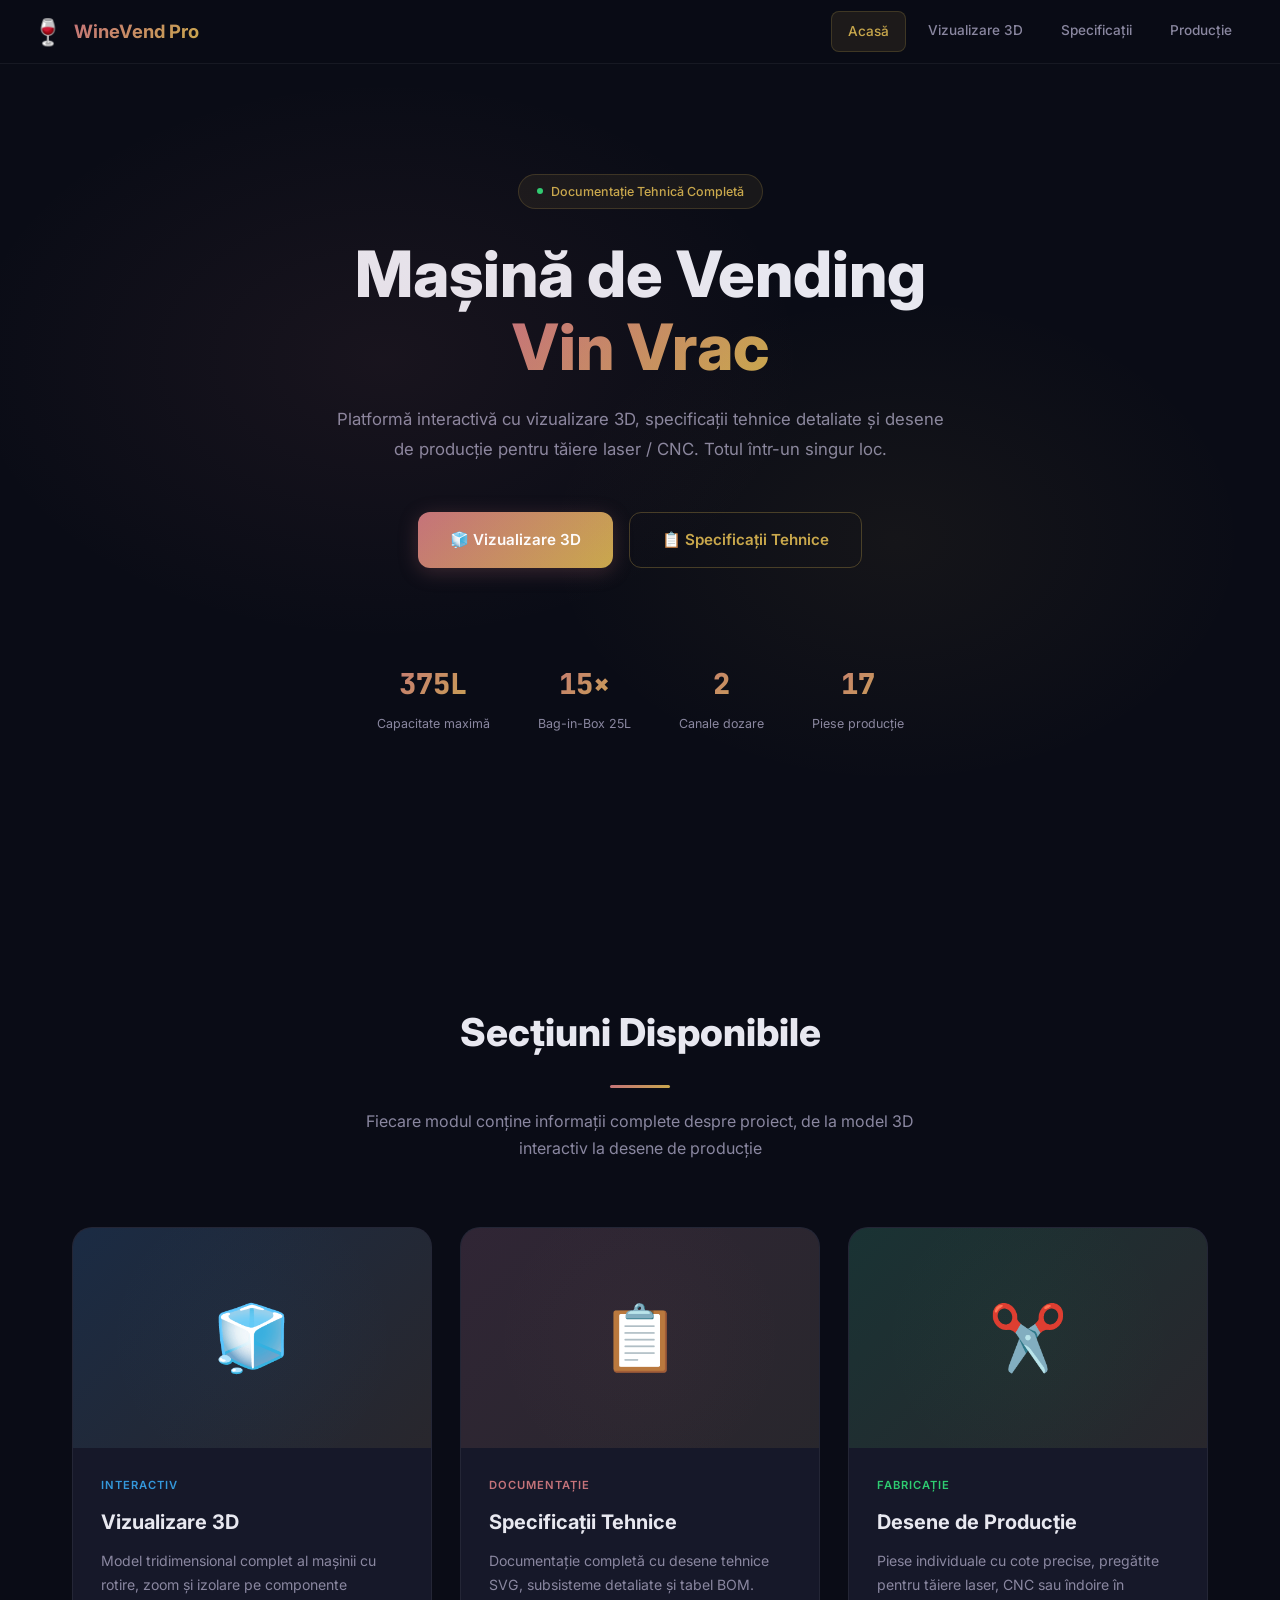
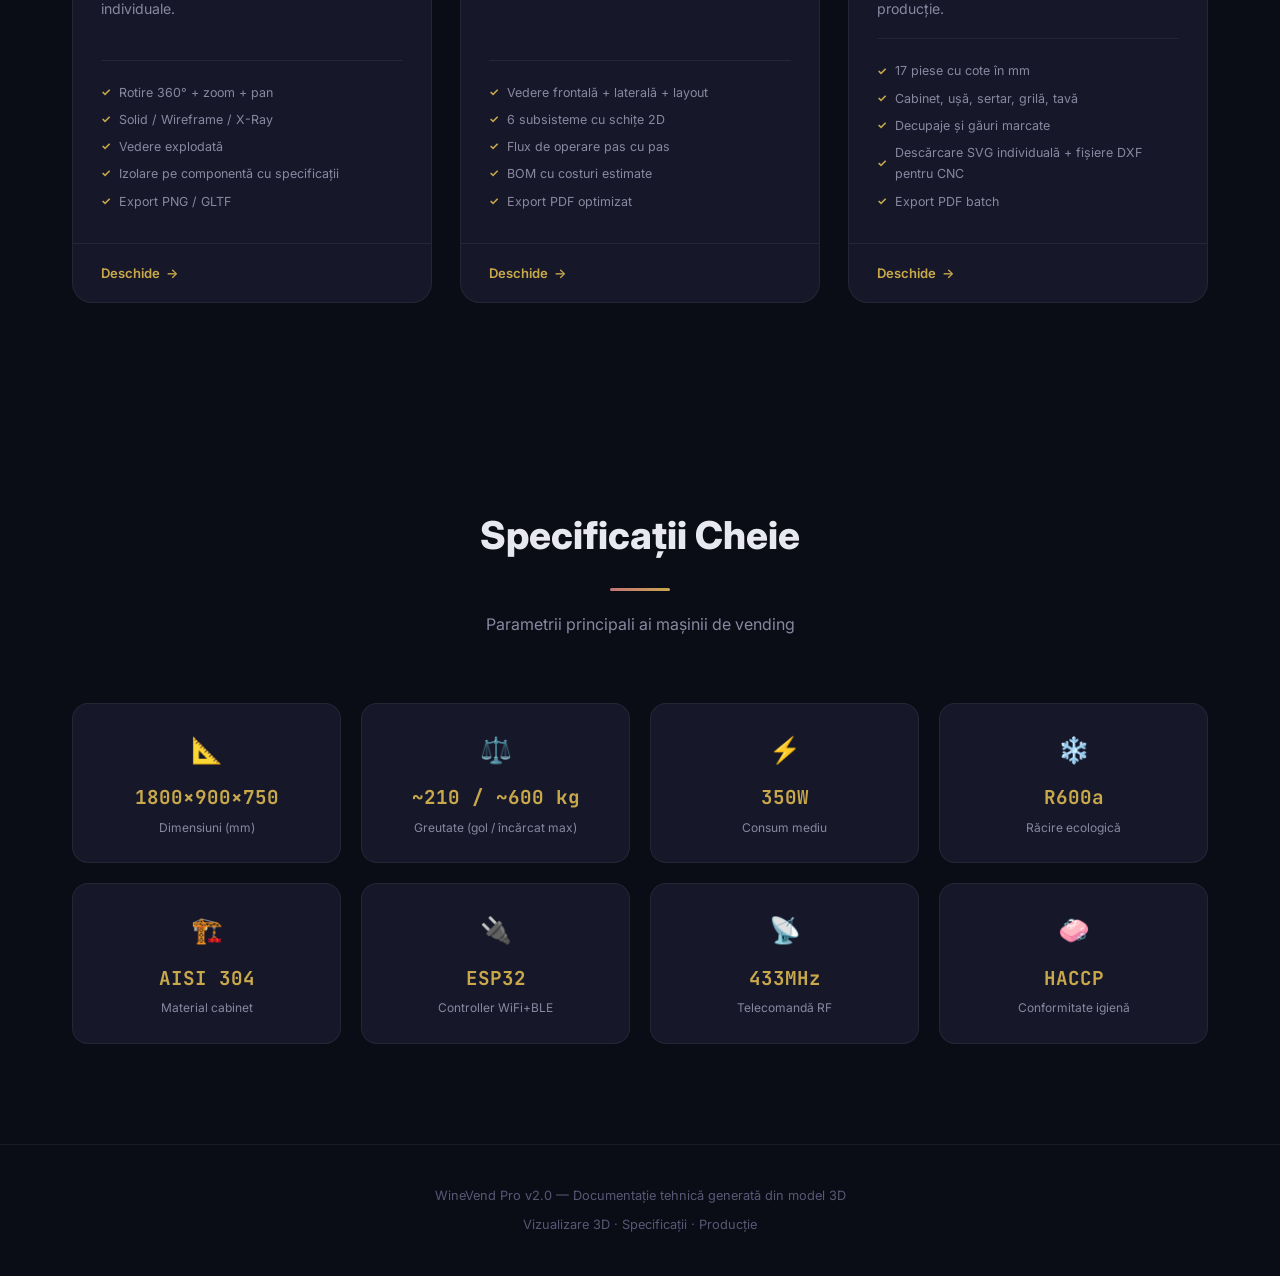
<file: index.html>
<!DOCTYPE html>
<html lang="ro">
<head>
    <meta charset="UTF-8">
    <meta name="viewport" content="width=device-width, initial-scale=1.0">
    <title>WineVend Pro v2.0 — Documentație Completă</title>
    <meta name="description" content="WineVend Pro v2.0 — Mașină de vending vin vrac. Vizualizare 3D, specificații tehnice și desene de producție.">
    <link href="https://fonts.googleapis.com/css2?family=Inter:wght@300;400;500;600;700;800&family=JetBrains+Mono:wght@400;500&display=swap" rel="stylesheet">
    <style>
        :root {
            --bg: #0a0c16;
            --bg2: #0d0f1a;
            --card: rgba(25, 28, 45, 0.85);
            --border: rgba(255,255,255,0.06);
            --border-accent: rgba(201,168,76,0.3);
            --text: #e8e8f0;
            --muted: #8a87a0;
            --dim: #5a5775;
            --wine: #c5737a;
            --gold: #c9a84c;
            --green: #2ecc71;
            --blue: #3498db;
        }
        *, *::before, *::after { margin:0; padding:0; box-sizing:border-box; }
        html { scroll-behavior: smooth; }
        body {
            background: var(--bg);
            color: var(--text);
            font-family: 'Inter', -apple-system, sans-serif;
            line-height: 1.7;
            min-height: 100vh;
            overflow-x: hidden;
        }

        /* ===== NAVBAR ===== */
        .navbar {
            position: fixed; top:0; left:0; right:0; z-index:100;
            background: rgba(10,12,22,0.92);
            backdrop-filter: blur(20px); -webkit-backdrop-filter: blur(20px);
            border-bottom: 1px solid var(--border);
            padding: 0 32px; height: 64px;
            display: flex; align-items: center; justify-content: space-between;
        }
        .nav-brand {
            display: flex; align-items: center; gap: 10px;
            text-decoration: none;
        }
        .nav-brand-icon { font-size: 1.6rem; }
        .nav-brand-text {
            font-size: 1.15rem; font-weight: 700;
            background: linear-gradient(135deg, var(--wine), var(--gold));
            -webkit-background-clip: text; background-clip: text;
            -webkit-text-fill-color: transparent;
        }
        .nav-links {
            display: flex; gap: 6px; list-style: none;
        }
        .nav-links a {
            color: var(--muted); text-decoration: none;
            font-size: 0.85rem; font-weight: 500;
            padding: 8px 16px; border-radius: 8px;
            transition: all 0.2s;
        }
        .nav-links a:hover { color: var(--gold); background: rgba(201,168,76,0.08); }
        .nav-links a.active { color: var(--gold); background: rgba(201,168,76,0.1); border: 1px solid rgba(201,168,76,0.2); }
        .hamburger {
            display: none; flex-direction: column; gap: 5px;
            background: none; border: none; cursor: pointer; padding: 6px;
        }
        .hamburger span {
            display: block; width: 22px; height: 2px;
            background: var(--text); border-radius: 2px; transition: 0.3s;
        }

        /* ===== HERO ===== */
        .hero {
            min-height: 100vh;
            display: flex; flex-direction: column;
            align-items: center; justify-content: center;
            text-align: center;
            padding: 120px 32px 80px;
            position: relative;
            overflow: hidden;
        }
        .hero::before {
            content: '';
            position: absolute; inset: 0;
            background:
                radial-gradient(ellipse 600px 400px at 30% 40%, rgba(197,115,122,0.08) 0%, transparent 70%),
                radial-gradient(ellipse 500px 350px at 70% 60%, rgba(201,168,76,0.06) 0%, transparent 70%);
            pointer-events: none;
        }
        .hero-badge {
            display: inline-flex; align-items: center; gap: 8px;
            background: rgba(201,168,76,0.08);
            border: 1px solid rgba(201,168,76,0.2);
            border-radius: 24px; padding: 6px 18px;
            font-size: 0.78rem; color: var(--gold);
            margin-bottom: 28px; font-weight: 500;
        }
        .hero-badge .dot {
            width: 6px; height: 6px; border-radius: 50%;
            background: var(--green);
            animation: pulse 2s ease infinite;
        }
        @keyframes pulse {
            0%, 100% { opacity: 1; }
            50% { opacity: 0.3; }
        }
        .hero h1 {
            font-size: clamp(2.5rem, 5vw, 4rem);
            font-weight: 800; line-height: 1.15;
            margin-bottom: 20px;
            max-width: 800px;
        }
        .hero h1 .gradient {
            background: linear-gradient(135deg, var(--wine) 0%, var(--gold) 100%);
            -webkit-background-clip: text; background-clip: text;
            -webkit-text-fill-color: transparent;
        }
        .hero .subtitle {
            color: var(--muted); font-size: 1.05rem;
            max-width: 620px; margin: 0 auto 48px;
            line-height: 1.8;
        }
        .hero-actions {
            display: flex; gap: 16px; flex-wrap: wrap;
            justify-content: center;
        }
        .btn-primary {
            background: linear-gradient(135deg, var(--wine), var(--gold));
            color: #fff; border: none; padding: 14px 32px;
            border-radius: 12px; font-size: 0.95rem; font-weight: 600;
            cursor: pointer; font-family: inherit;
            text-decoration: none; display: inline-flex; align-items: center; gap: 8px;
            transition: 0.3s;
            box-shadow: 0 4px 20px rgba(197,115,122,0.25);
        }
        .btn-primary:hover {
            transform: translateY(-3px);
            box-shadow: 0 8px 32px rgba(197,115,122,0.35);
        }
        .btn-secondary {
            background: transparent;
            border: 1px solid var(--border-accent);
            color: var(--gold); padding: 14px 32px;
            border-radius: 12px; font-size: 0.95rem; font-weight: 600;
            cursor: pointer; font-family: inherit;
            text-decoration: none; display: inline-flex; align-items: center; gap: 8px;
            transition: 0.3s;
        }
        .btn-secondary:hover {
            background: rgba(201,168,76,0.08);
            transform: translateY(-3px);
        }

        /* ===== STATS BAR ===== */
        .stats-bar {
            display: flex; gap: 48px; justify-content: center;
            padding: 32px; margin-top: 60px;
            flex-wrap: wrap;
        }
        .stat-item { text-align: center; }
        .stat-value {
            font-size: 1.8rem; font-weight: 800;
            font-family: 'JetBrains Mono', monospace;
            background: linear-gradient(135deg, var(--wine), var(--gold));
            -webkit-background-clip: text; background-clip: text;
            -webkit-text-fill-color: transparent;
        }
        .stat-label { font-size: 0.78rem; color: var(--muted); margin-top: 4px; }

        /* ===== SECTIONS ===== */
        .section {
            max-width: 1200px; margin: 0 auto;
            padding: 100px 32px;
        }
        .section-header {
            text-align: center; margin-bottom: 64px;
        }
        .section-header h2 {
            font-size: 2.4rem; font-weight: 800; margin-bottom: 12px;
        }
        .section-header p { color: var(--muted); max-width: 550px; margin: 0 auto; }
        .divider {
            width: 60px; height: 3px; margin: 20px auto;
            background: linear-gradient(135deg, var(--wine), var(--gold));
            border-radius: 3px;
        }

        /* ===== PAGE CARDS ===== */
        .pages-grid {
            display: grid; grid-template-columns: repeat(3, 1fr);
            gap: 28px;
        }
        .page-card {
            background: var(--card);
            border: 1px solid var(--border);
            border-radius: 20px;
            overflow: hidden;
            transition: 0.4s cubic-bezier(0.22, 1, 0.36, 1);
            text-decoration: none; color: inherit;
            display: flex; flex-direction: column;
        }
        .page-card:hover {
            border-color: var(--border-accent);
            transform: translateY(-8px);
            box-shadow: 0 20px 60px rgba(0,0,0,0.4), 0 0 0 1px rgba(201,168,76,0.1);
        }
        .page-card-visual {
            height: 220px;
            display: flex; align-items: center; justify-content: center;
            position: relative; overflow: hidden;
        }
        .page-card-visual .card-icon {
            font-size: 4rem;
            position: relative; z-index: 2;
        }
        .page-card-visual::after {
            content: ''; position: absolute; inset: 0;
            opacity: 0.15;
        }
        /* FIX v2.1: legat anterior de nth-child (ordinea din DOM) — orice
           reordonare/adăugare de card rupea silențios culorile. Acum legat
           de un atribut explicit data-card, independent de poziție. */
        .page-card[data-card="3d"] .page-card-visual {
            background: linear-gradient(135deg, rgba(52,152,219,0.15), rgba(201,168,76,0.1));
        }
        .page-card[data-card="3d"] .page-card-visual::after {
            background: radial-gradient(circle at 50% 50%, rgba(52,152,219,0.2), transparent 70%);
        }
        .page-card[data-card="specs"] .page-card-visual {
            background: linear-gradient(135deg, rgba(197,115,122,0.15), rgba(201,168,76,0.1));
        }
        .page-card[data-card="specs"] .page-card-visual::after {
            background: radial-gradient(circle at 50% 50%, rgba(197,115,122,0.2), transparent 70%);
        }
        .page-card[data-card="production"] .page-card-visual {
            background: linear-gradient(135deg, rgba(46,204,113,0.15), rgba(201,168,76,0.1));
        }
        .page-card[data-card="production"] .page-card-visual::after {
            background: radial-gradient(circle at 50% 50%, rgba(46,204,113,0.2), transparent 70%);
        }
        .page-card-body { padding: 28px; flex: 1; display: flex; flex-direction: column; }
        .page-card-body .card-tag {
            font-size: 0.7rem; font-weight: 600; text-transform: uppercase;
            letter-spacing: 1px; margin-bottom: 10px;
        }
        .page-card[data-card="3d"] .card-tag { color: var(--blue); }
        .page-card[data-card="specs"] .card-tag { color: var(--wine); }
        .page-card[data-card="production"] .card-tag { color: var(--green); }

        .page-card-body h3 { font-size: 1.25rem; font-weight: 700; margin-bottom: 10px; }
        .page-card-body p { color: var(--muted); font-size: 0.88rem; line-height: 1.7; flex: 1; }
        .page-card-body .card-features {
            list-style: none; margin-top: 18px; padding-top: 18px;
            border-top: 1px solid var(--border);
        }
        .page-card-body .card-features li {
            font-size: 0.78rem; color: var(--muted);
            padding: 3px 0; display: flex; align-items: center; gap: 8px;
        }
        .page-card-body .card-features li::before {
            content: '✓'; color: var(--gold); font-weight: 700; font-size: 0.7rem;
        }
        .page-card-footer {
            padding: 18px 28px;
            border-top: 1px solid var(--border);
            display: flex; align-items: center; justify-content: space-between;
        }
        .page-card-footer .open-label {
            font-size: 0.82rem; font-weight: 600; color: var(--gold);
            display: flex; align-items: center; gap: 6px;
        }
        .page-card-footer .arrow {
            transition: 0.3s; display: inline-block;
        }
        .page-card:hover .arrow { transform: translateX(4px); }

        /* ===== KPI GRID ===== */
        .kpi-grid {
            display: grid; grid-template-columns: repeat(4, 1fr);
            gap: 20px; margin-top: 48px;
        }
        .kpi-card {
            background: var(--card); border: 1px solid var(--border);
            border-radius: 16px; padding: 24px 20px;
            text-align: center; transition: 0.3s;
        }
        .kpi-card:hover {
            border-color: var(--border-accent);
            transform: translateY(-4px);
        }
        .kpi-icon { font-size: 1.6rem; margin-bottom: 10px; }
        .kpi-value {
            font-size: 1.2rem; font-weight: 700;
            font-family: 'JetBrains Mono', monospace;
            color: var(--gold);
        }
        .kpi-label { font-size: 0.75rem; color: var(--muted); margin-top: 4px; }

        /* ===== FOOTER ===== */
        .footer {
            text-align: center; padding: 40px 32px;
            border-top: 1px solid var(--border);
            color: var(--dim); font-size: 0.8rem;
        }

        /* ===== RESPONSIVE ===== */
        @media (max-width: 900px) {
            .pages-grid { grid-template-columns: 1fr; }
            .kpi-grid { grid-template-columns: repeat(2, 1fr); }
            .stats-bar { gap: 32px; }
        }
        @media (max-width: 768px) {
            .hamburger { display: flex; }
            .nav-links {
                position: fixed; top: 64px; left: 0; right: 0;
                background: rgba(10,12,22,0.95);
                backdrop-filter: blur(20px);
                flex-direction: column; padding: 16px 24px;
                border-bottom: 1px solid var(--border);
                transform: translateY(-120%); transition: transform 0.3s;
                z-index: 99;
            }
            .nav-links.open { transform: translateY(0); }
            .nav-links a { padding: 14px 16px; font-size: 1rem; border-radius: 10px; }
            .hero { padding: 100px 20px 60px; }
            .hero h1 { font-size: 2rem; }
            .section { padding: 60px 20px; }
            .kpi-grid { grid-template-columns: 1fr 1fr; gap: 12px; }
        }
    </style>
</head>
<body>
    <!-- NAVBAR -->
    <nav class="navbar" id="navbar">
        <a class="nav-brand" href="./index.html">
            <span class="nav-brand-icon">🍷</span>
            <span class="nav-brand-text">WineVend Pro</span>
        </a>
        <div class="nav-links" id="navLinks">
            <a href="./index.html" class="active">Acasă</a>
            <a href="./vizualizare.html">Vizualizare 3D</a>
            <a href="./specificatie.html">Specificații</a>
            <a href="./productie.html">Producție</a>
        </div>
        <button class="hamburger" id="hamburger" aria-label="Deschide meniul de navigare" onclick="document.getElementById('navLinks').classList.toggle('open')">
            <span></span><span></span><span></span>
        </button>
    </nav>

    <!-- HERO -->
    <section class="hero">
        <div class="hero-badge">
            <span class="dot"></span>
            Documentație Tehnică Completă
        </div>
        <h1>Mașină de Vending<br><span class="gradient">Vin Vrac</span></h1>
        <p class="subtitle">
            Platformă interactivă cu vizualizare 3D, specificații tehnice detaliate
            și desene de producție pentru tăiere laser / CNC. Totul într-un singur loc.
        </p>
        <div class="hero-actions">
            <a href="./vizualizare.html" class="btn-primary">🧊 Vizualizare 3D</a>
            <a href="./specificatie.html" class="btn-secondary">📋 Specificații Tehnice</a>
        </div>

        <div class="stats-bar">
            <div class="stat-item">
                <div class="stat-value">375L</div>
                <div class="stat-label">Capacitate maximă</div>
            </div>
            <div class="stat-item">
                <div class="stat-value">15×</div>
                <div class="stat-label">Bag-in-Box 25L</div>
            </div>
            <div class="stat-item">
                <div class="stat-value">2</div>
                <div class="stat-label">Canale dozare</div>
            </div>
            <div class="stat-item">
                <div class="stat-value">17</div>
                <div class="stat-label">Piese producție</div>
            </div>
        </div>
    </section>

    <!-- PAGES SECTION -->
    <section class="section" id="pages">
        <div class="section-header">
            <h2>Secțiuni Disponibile</h2>
            <div class="divider"></div>
            <p>Fiecare modul conține informații complete despre proiect, de la model 3D interactiv la desene de producție</p>
        </div>

        <div class="pages-grid">
            <!-- Card 1: Vizualizare 3D -->
            <a href="./vizualizare.html" class="page-card" data-card="3d">
                <div class="page-card-visual">
                    <span class="card-icon">🧊</span>
                </div>
                <div class="page-card-body">
                    <span class="card-tag">Interactiv</span>
                    <h3>Vizualizare 3D</h3>
                    <p>Model tridimensional complet al mașinii cu rotire, zoom și izolare pe componente individuale.</p>
                    <ul class="card-features">
                        <li>Rotire 360° + zoom + pan</li>
                        <li>Solid / Wireframe / X-Ray</li>
                        <li>Vedere explodată</li>
                        <li>Izolare pe componentă cu specificații</li>
                        <li>Export PNG / GLTF</li>
                    </ul>
                </div>
                <div class="page-card-footer">
                    <span class="open-label">Deschide <span class="arrow">→</span></span>
                </div>
            </a>

            <!-- Card 2: Specificații Tehnice -->
            <a href="./specificatie.html" class="page-card" data-card="specs">
                <div class="page-card-visual">
                    <span class="card-icon">📋</span>
                </div>
                <div class="page-card-body">
                    <span class="card-tag">Documentație</span>
                    <h3>Specificații Tehnice</h3>
                    <p>Documentație completă cu desene tehnice SVG, subsisteme detaliate și tabel BOM.</p>
                    <ul class="card-features">
                        <li>Vedere frontală + laterală + layout</li>
                        <li>6 subsisteme cu schițe 2D</li>
                        <li>Flux de operare pas cu pas</li>
                        <li>BOM cu costuri estimate</li>
                        <li>Export PDF optimizat</li>
                    </ul>
                </div>
                <div class="page-card-footer">
                    <span class="open-label">Deschide <span class="arrow">→</span></span>
                </div>
            </a>

            <!-- Card 3: Desene Producție -->
            <a href="./productie.html" class="page-card" data-card="production">
                <div class="page-card-visual">
                    <span class="card-icon">✂️</span>
                </div>
                <div class="page-card-body">
                    <span class="card-tag">Fabricație</span>
                    <h3>Desene de Producție</h3>
                    <p>Piese individuale cu cote precise, pregătite pentru tăiere laser, CNC sau îndoire în producție.</p>
                    <ul class="card-features">
                        <li>17 piese cu cote în mm</li>
                        <li>Cabinet, ușă, sertar, grilă, tavă</li>
                        <li>Decupaje și găuri marcate</li>
                        <li>Descărcare SVG individuală + fișiere DXF pentru CNC</li>
                        <li>Export PDF batch</li>
                    </ul>
                </div>
                <div class="page-card-footer">
                    <span class="open-label">Deschide <span class="arrow">→</span></span>
                </div>
            </a>
        </div>
    </section>

    <!-- SPECS OVERVIEW -->
    <section class="section">
        <div class="section-header">
            <h2>Specificații Cheie</h2>
            <div class="divider"></div>
            <p>Parametrii principali ai mașinii de vending</p>
        </div>

        <div class="kpi-grid">
            <div class="kpi-card">
                <div class="kpi-icon">📐</div>
                <div class="kpi-value">1800×900×750</div>
                <div class="kpi-label">Dimensiuni (mm)</div>
            </div>
            <div class="kpi-card">
                <div class="kpi-icon">⚖️</div>
                <div class="kpi-value">~210 / ~600 kg</div>
                <div class="kpi-label">Greutate (gol / încărcat max)</div>
            </div>
            <div class="kpi-card">
                <div class="kpi-icon">⚡</div>
                <div class="kpi-value">350W</div>
                <div class="kpi-label">Consum mediu</div>
            </div>
            <div class="kpi-card">
                <div class="kpi-icon">❄️</div>
                <div class="kpi-value">R600a</div>
                <div class="kpi-label">Răcire ecologică</div>
            </div>
            <div class="kpi-card">
                <div class="kpi-icon">🏗️</div>
                <div class="kpi-value">AISI 304</div>
                <div class="kpi-label">Material cabinet</div>
            </div>
            <div class="kpi-card">
                <div class="kpi-icon">🔌</div>
                <div class="kpi-value">ESP32</div>
                <div class="kpi-label">Controller WiFi+BLE</div>
            </div>
            <div class="kpi-card">
                <div class="kpi-icon">📡</div>
                <div class="kpi-value">433MHz</div>
                <div class="kpi-label">Telecomandă RF</div>
            </div>
            <div class="kpi-card">
                <div class="kpi-icon">🧼</div>
                <div class="kpi-value">HACCP</div>
                <div class="kpi-label">Conformitate igienă</div>
            </div>
        </div>
    </section>

    <!-- FOOTER -->
    <footer class="footer">
        <p>WineVend Pro v2.0 — Documentație tehnică generată din model 3D</p>
        <p style="margin-top: 8px; color: var(--dim);">
            <a href="./vizualizare.html" style="color:var(--dim);text-decoration:none;">Vizualizare 3D</a> ·
            <a href="./specificatie.html" style="color:var(--dim);text-decoration:none;">Specificații</a> ·
            <a href="./productie.html" style="color:var(--dim);text-decoration:none;">Producție</a>
        </p>
    </footer>
</body>
</html>
</file>
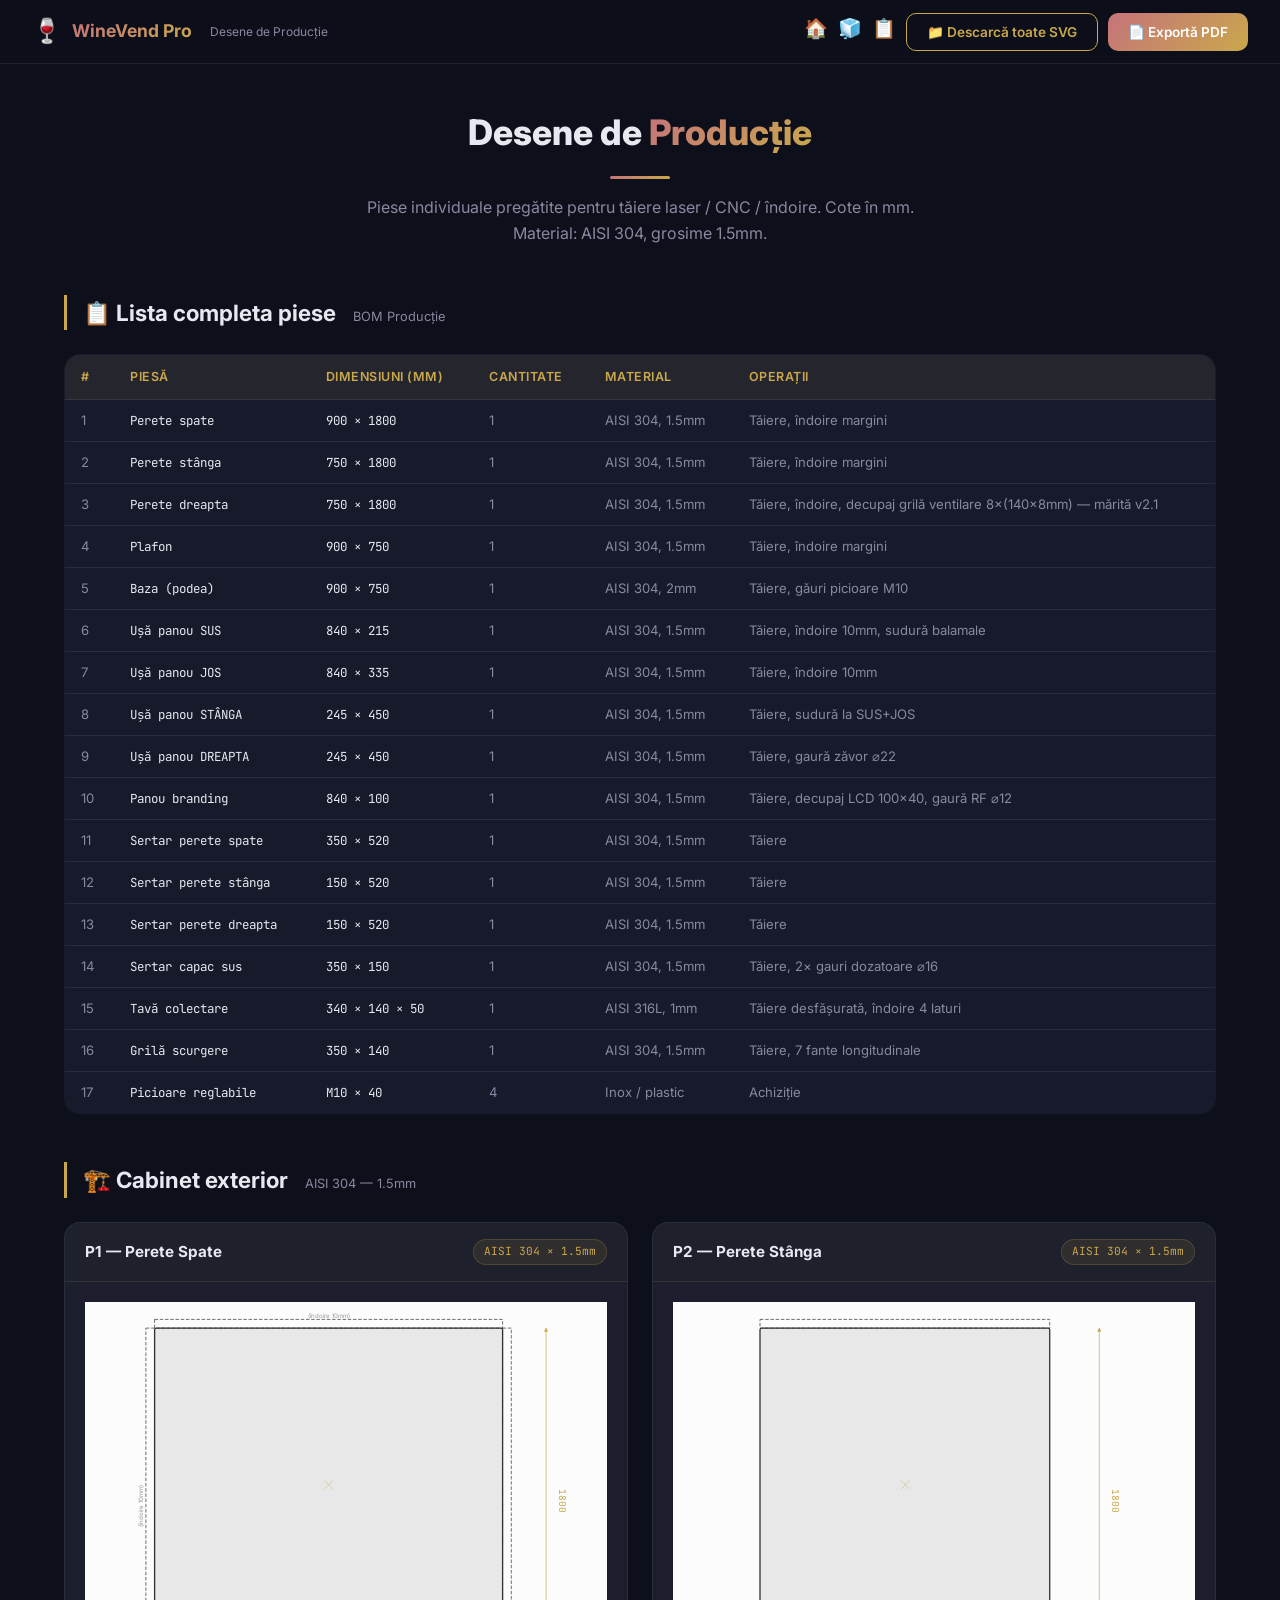
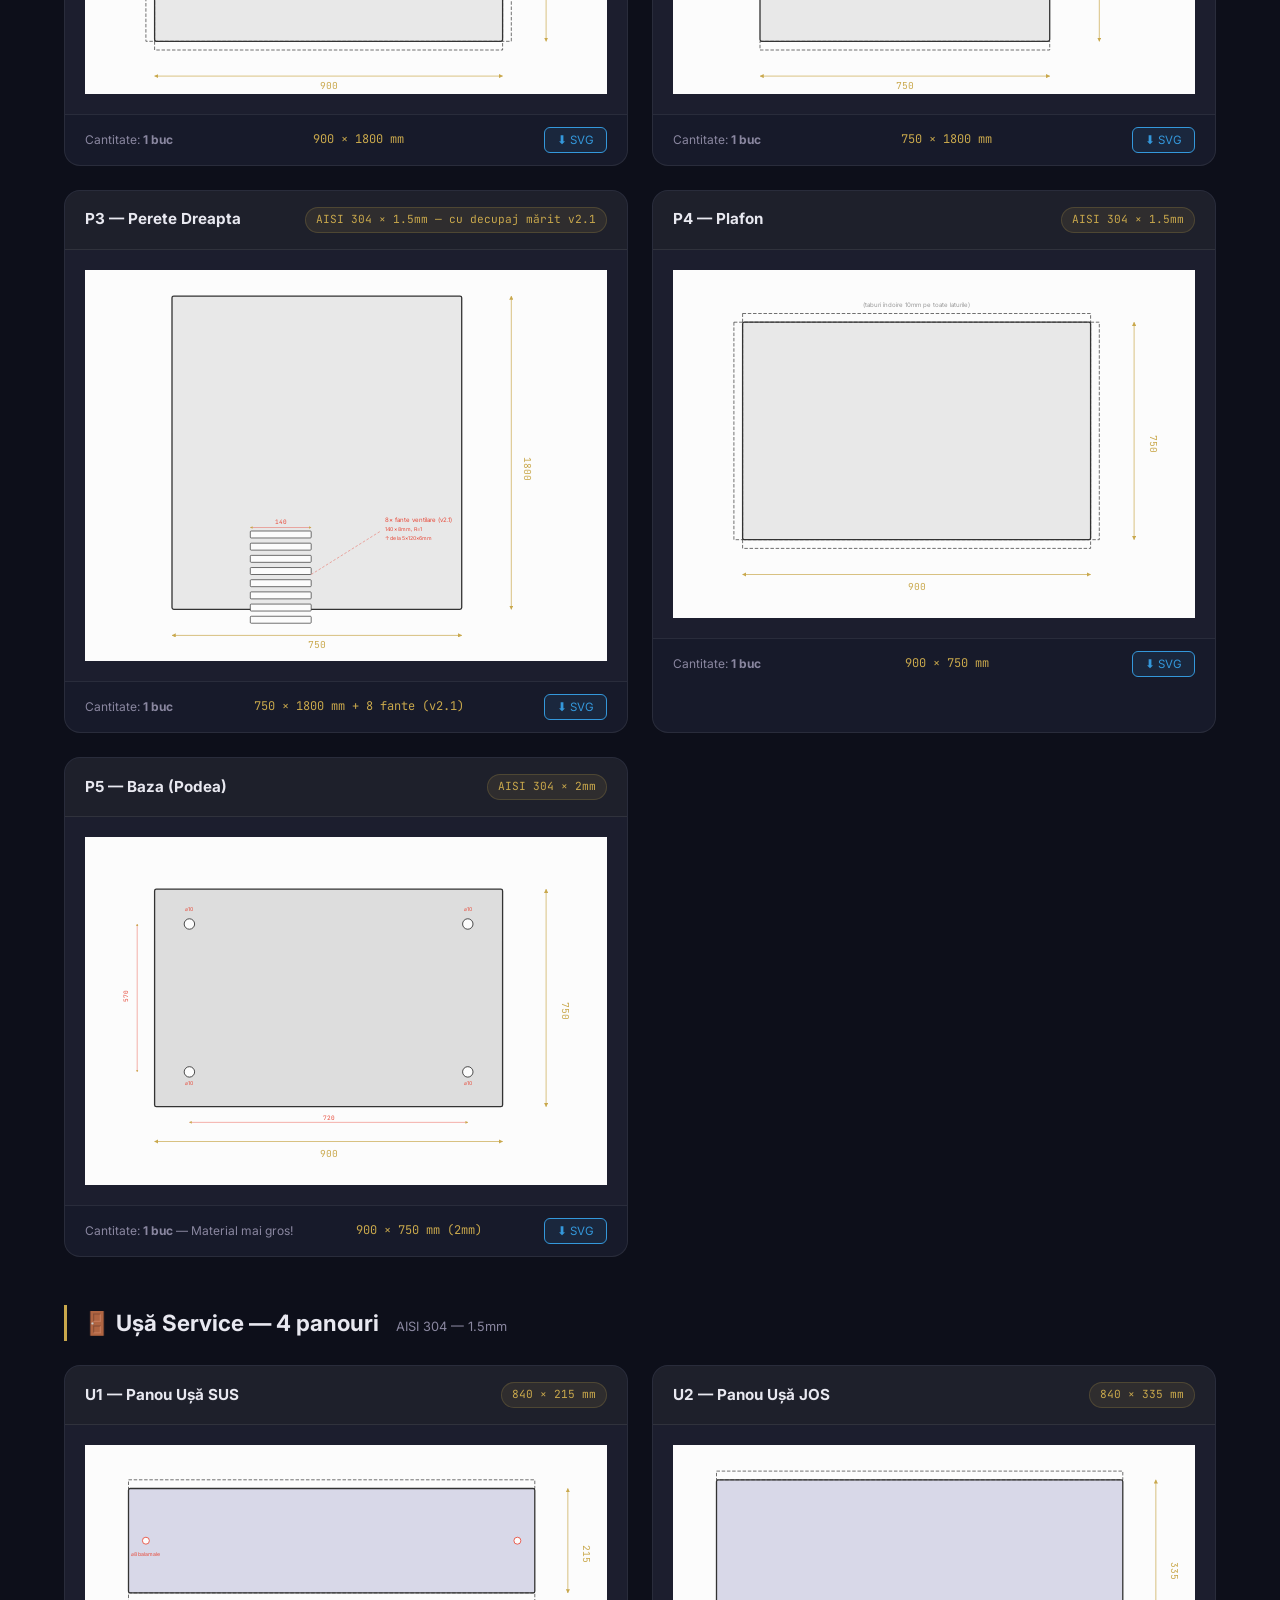
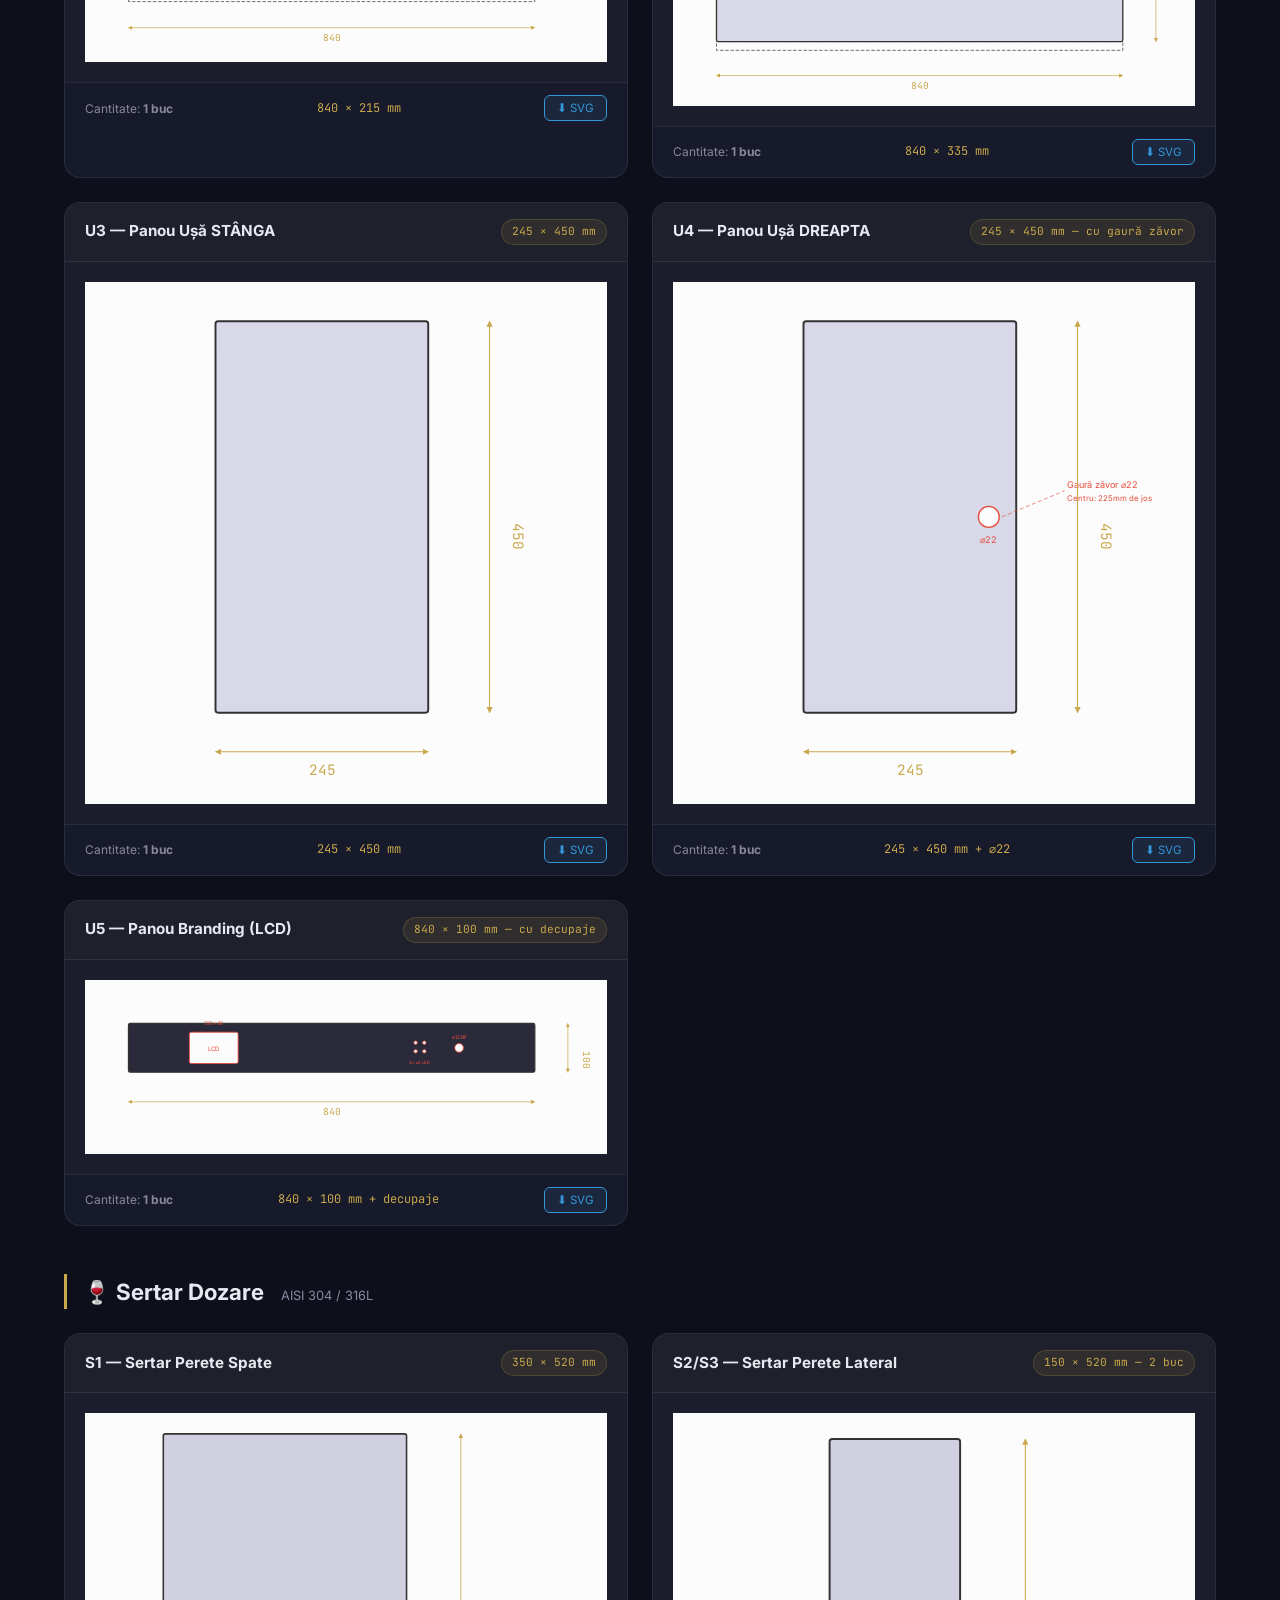
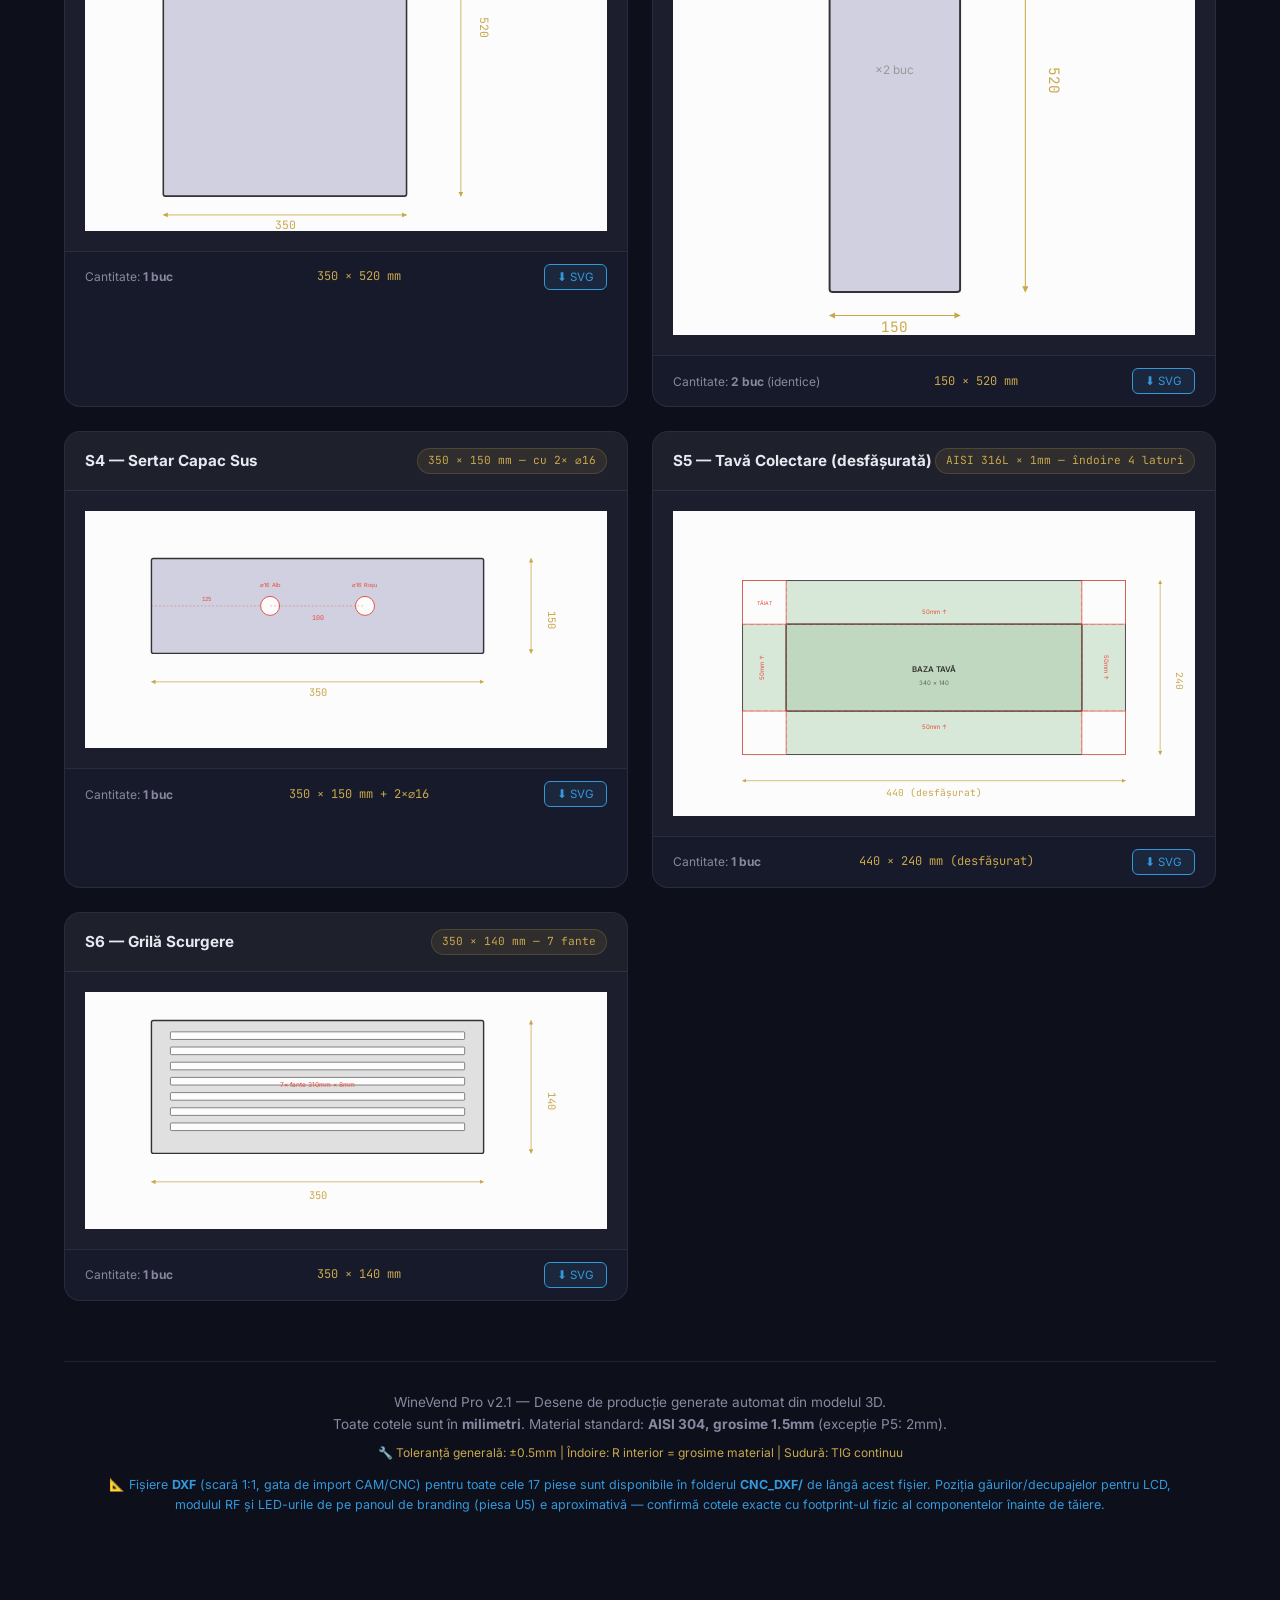
<file: productie.html>
<!DOCTYPE html>
<html lang="ro">
<head>
    <meta charset="UTF-8">
    <meta name="viewport" content="width=device-width, initial-scale=1.0">
    <title>WineVend Pro — Desene de Producție (Tăiere / Decupare)</title>
    <link href="https://fonts.googleapis.com/css2?family=Inter:wght@400;500;600;700;800&family=JetBrains+Mono:wght@400;500&display=swap" rel="stylesheet">
    <style>
        :root {
            --bg: #0d0f1a;
            --card-bg: rgba(25, 28, 45, 0.9);
            --border: rgba(255,255,255,0.08);
            --text: #e8e8f0;
            --muted: #8a87a0;
            --gold: #c9a84c;
            --wine: #c5737a;
            --green: #2ecc71;
            --blue: #3498db;
        }
        *, *::before, *::after { margin: 0; padding: 0; box-sizing: border-box; }
        body {
            background: var(--bg);
            color: var(--text);
            font-family: 'Inter', sans-serif;
            line-height: 1.6;
        }
        .navbar {
            position: sticky; top: 0; z-index: 100;
            background: rgba(13,15,26,0.95);
            backdrop-filter: blur(20px);
            border-bottom: 1px solid var(--border);
            padding: 0 32px; height: 64px;
            display: flex; align-items: center; justify-content: space-between;
        }
        .nav-brand {
            display: flex; align-items: center; gap: 10px;
        }
        .nav-brand-icon { font-size: 1.5rem; }
        .nav-brand-text {
            font-size: 1.1rem; font-weight: 700;
            background: linear-gradient(135deg, #c5737a, #c9a84c);
            -webkit-background-clip: text; background-clip: text;
            -webkit-text-fill-color: transparent;
        }
        .nav-brand-sub { font-size: 0.75rem; color: var(--muted); margin-left: 8px; }
        .nav-actions { display: flex; gap: 10px; }
        .btn-action {
            background: linear-gradient(135deg, var(--wine), var(--gold));
            color: #fff; border: none; padding: 10px 20px;
            border-radius: 10px; font-weight: 600; font-size: 0.85rem;
            cursor: pointer; font-family: inherit; transition: 0.2s;
        }
        .btn-action:hover { transform: translateY(-2px); box-shadow: 0 6px 20px rgba(197,115,122,0.3); }
        .btn-action-outline {
            background: transparent; border: 1px solid var(--gold);
            color: var(--gold); padding: 10px 20px;
            border-radius: 10px; font-weight: 600; font-size: 0.85rem;
            cursor: pointer; font-family: inherit; transition: 0.2s;
        }
        .btn-action-outline:hover { background: rgba(201,168,76,0.1); }

        .main { max-width: 1200px; margin: 0 auto; padding: 40px 24px 80px; }

        .page-header {
            text-align: center; margin-bottom: 48px;
        }
        .page-header h1 {
            font-size: 2.2rem; font-weight: 800; margin-bottom: 12px;
        }
        .page-header h1 span {
            background: linear-gradient(135deg, var(--wine), var(--gold));
            -webkit-background-clip: text; background-clip: text;
            -webkit-text-fill-color: transparent;
        }
        .page-header p { color: var(--muted); max-width: 600px; margin: 0 auto; }
        .divider {
            width: 60px; height: 3px; margin: 16px auto;
            background: linear-gradient(135deg, var(--wine), var(--gold));
            border-radius: 3px;
        }

        .section-title {
            font-size: 1.4rem; font-weight: 700; margin: 48px 0 24px;
            padding-left: 16px; border-left: 3px solid var(--gold);
        }
        .section-title small { color: var(--muted); font-weight: 400; font-size: 0.8rem; margin-left: 12px; }

        .drawings-grid {
            display: grid; grid-template-columns: repeat(auto-fill, minmax(540px, 1fr)); gap: 24px;
        }

        .drawing-card {
            background: var(--card-bg);
            border: 1px solid var(--border);
            border-radius: 16px;
            overflow: hidden;
            transition: 0.3s;
            page-break-inside: avoid;
        }
        .drawing-card:hover {
            border-color: rgba(201,168,76,0.3);
            box-shadow: 0 8px 32px rgba(0,0,0,0.3);
        }
        .drawing-card-header {
            display: flex; justify-content: space-between; align-items: center;
            padding: 16px 20px;
            border-bottom: 1px solid var(--border);
            background: rgba(201,168,76,0.04);
        }
        .drawing-card-header h3 { font-size: 0.95rem; font-weight: 700; }
        .drawing-card-header .badge {
            font-size: 0.7rem; font-family: 'JetBrains Mono', monospace;
            padding: 3px 10px; border-radius: 20px;
            background: rgba(201,168,76,0.1); color: var(--gold);
            border: 1px solid rgba(201,168,76,0.2);
        }
        .drawing-card-body {
            padding: 20px;
            background: rgba(255,255,255,0.02);
        }
        .drawing-card-body svg {
            width: 100%; height: auto; display: block;
        }
        .drawing-card-footer {
            padding: 12px 20px;
            border-top: 1px solid var(--border);
            display: flex; justify-content: space-between; align-items: center;
            font-size: 0.75rem; color: var(--muted);
        }
        .drawing-card-footer .dims {
            font-family: 'JetBrains Mono', monospace;
            color: var(--gold);
        }
        .btn-download-svg {
            background: rgba(52,152,219,0.1); border: 1px solid var(--blue);
            color: var(--blue); padding: 5px 12px; border-radius: 6px;
            font-size: 0.72rem; cursor: pointer; font-family: inherit; transition: 0.2s;
        }
        .btn-download-svg:hover { background: rgba(52,152,219,0.2); }

        /* Summary Table */
        .summary-table {
            width: 100%; border-collapse: collapse;
            background: var(--card-bg); border: 1px solid var(--border);
            border-radius: 16px; overflow: hidden; margin-bottom: 32px;
        }
        .summary-table th {
            background: rgba(201,168,76,0.08);
            color: var(--gold); font-size: 0.78rem; font-weight: 600;
            text-transform: uppercase; letter-spacing: 0.5px;
            padding: 12px 16px; text-align: left;
            border-bottom: 1px solid var(--border);
        }
        .summary-table td {
            padding: 10px 16px; border-bottom: 1px solid var(--border);
            font-size: 0.82rem; color: var(--muted);
        }
        .summary-table td:nth-child(2), .summary-table td:nth-child(3) {
            font-family: 'JetBrains Mono', monospace; color: var(--text); font-size: 0.78rem;
        }
        .summary-table tbody tr:hover { background: rgba(255,255,255,0.02); }

        /* Print */
        @media print {
            body { background: #fff; color: #111; }
            .navbar, .nav-actions, .btn-download-svg, .btn-action, .btn-action-outline { display: none !important; }
            .drawing-card { border: 1px solid #ccc; page-break-inside: avoid; margin-bottom: 20px; }
            .drawing-card-header { background: #f5f5f5; }
            .drawing-card-body { background: #fff; }
            .drawings-grid { grid-template-columns: 1fr; }
            .section-title { page-break-before: always; }
            .section-title:first-of-type { page-break-before: auto; }
        }

        @media (max-width: 600px) {
            .drawings-grid { grid-template-columns: 1fr; }
            .nav-brand-sub { display: none; }
        }
    </style>
</head>
<body>
    <nav class="navbar">
        <a href="./index.html" class="nav-brand" style="text-decoration:none;">
            <span class="nav-brand-icon">🍷</span>
            <span class="nav-brand-text">WineVend Pro</span>
            <span class="nav-brand-sub">Desene de Producție</span>
        </a>
        <div class="nav-actions">
            <a href="./index.html" style="text-decoration:none;font-size:1.2rem;" title="Acasă" aria-label="Acasă">🏠</a>
            <a href="./vizualizare.html" style="text-decoration:none;font-size:1.2rem;" title="Vizualizare 3D" aria-label="Vizualizare 3D">🧊</a>
            <a href="./specificatie.html" style="text-decoration:none;font-size:1.2rem;" title="Specificații" aria-label="Specificații tehnice">📋</a>
            <button class="btn-action-outline" onclick="downloadAllSVG()">📁 Descarcă toate SVG</button>
            <button class="btn-action" onclick="window.print()">📄 Exportă PDF</button>
        </div>
    </nav>

    <div class="main">
        <div class="page-header">
            <h1>Desene de <span>Producție</span></h1>
            <div class="divider"></div>
            <p>Piese individuale pregătite pentru tăiere laser / CNC / îndoire. Cote în mm. Material: AISI 304, grosime 1.5mm.</p>
        </div>

        <!-- ===== TABEL SUMAR ===== -->
        <h2 class="section-title">📋 Lista completa piese <small>BOM Producție</small></h2>
        <table class="summary-table">
            <thead>
                <tr>
                    <th>#</th><th>Piesă</th><th>Dimensiuni (mm)</th><th>Cantitate</th><th>Material</th><th>Operații</th>
                </tr>
            </thead>
            <tbody>
                <tr><td>1</td><td>Perete spate</td><td>900 × 1800</td><td>1</td><td>AISI 304, 1.5mm</td><td>Tăiere, îndoire margini</td></tr>
                <tr><td>2</td><td>Perete stânga</td><td>750 × 1800</td><td>1</td><td>AISI 304, 1.5mm</td><td>Tăiere, îndoire margini</td></tr>
                <tr><td>3</td><td>Perete dreapta</td><td>750 × 1800</td><td>1</td><td>AISI 304, 1.5mm</td><td>Tăiere, îndoire, decupaj grilă ventilare 8×(140×8mm) — mărită v2.1</td></tr>
                <tr><td>4</td><td>Plafon</td><td>900 × 750</td><td>1</td><td>AISI 304, 1.5mm</td><td>Tăiere, îndoire margini</td></tr>
                <tr><td>5</td><td>Baza (podea)</td><td>900 × 750</td><td>1</td><td>AISI 304, 2mm</td><td>Tăiere, găuri picioare M10</td></tr>
                <tr><td>6</td><td>Ușă panou SUS</td><td>840 × 215</td><td>1</td><td>AISI 304, 1.5mm</td><td>Tăiere, îndoire 10mm, sudură balamale</td></tr>
                <tr><td>7</td><td>Ușă panou JOS</td><td>840 × 335</td><td>1</td><td>AISI 304, 1.5mm</td><td>Tăiere, îndoire 10mm</td></tr>
                <tr><td>8</td><td>Ușă panou STÂNGA</td><td>245 × 450</td><td>1</td><td>AISI 304, 1.5mm</td><td>Tăiere, sudură la SUS+JOS</td></tr>
                <tr><td>9</td><td>Ușă panou DREAPTA</td><td>245 × 450</td><td>1</td><td>AISI 304, 1.5mm</td><td>Tăiere, gaură zăvor ⌀22</td></tr>
                <tr><td>10</td><td>Panou branding</td><td>840 × 100</td><td>1</td><td>AISI 304, 1.5mm</td><td>Tăiere, decupaj LCD 100×40, gaură RF ⌀12</td></tr>
                <tr><td>11</td><td>Sertar perete spate</td><td>350 × 520</td><td>1</td><td>AISI 304, 1.5mm</td><td>Tăiere</td></tr>
                <tr><td>12</td><td>Sertar perete stânga</td><td>150 × 520</td><td>1</td><td>AISI 304, 1.5mm</td><td>Tăiere</td></tr>
                <tr><td>13</td><td>Sertar perete dreapta</td><td>150 × 520</td><td>1</td><td>AISI 304, 1.5mm</td><td>Tăiere</td></tr>
                <tr><td>14</td><td>Sertar capac sus</td><td>350 × 150</td><td>1</td><td>AISI 304, 1.5mm</td><td>Tăiere, 2× gauri dozatoare ⌀16</td></tr>
                <tr><td>15</td><td>Tavă colectare</td><td>340 × 140 × 50</td><td>1</td><td>AISI 316L, 1mm</td><td>Tăiere desfășurată, îndoire 4 laturi</td></tr>
                <tr><td>16</td><td>Grilă scurgere</td><td>350 × 140</td><td>1</td><td>AISI 304, 1.5mm</td><td>Tăiere, 7 fante longitudinale</td></tr>
                <tr><td>17</td><td>Picioare reglabile</td><td>M10 × 40</td><td>4</td><td>Inox / plastic</td><td>Achiziție</td></tr>
            </tbody>
        </table>

        <!-- ===== CABINET ===== -->
        <h2 class="section-title">🏗️ Cabinet exterior <small>AISI 304 — 1.5mm</small></h2>
        <div class="drawings-grid">

            <!-- P1: Perete spate -->
            <div class="drawing-card" id="card-perete-spate">
                <div class="drawing-card-header">
                    <h3>P1 — Perete Spate</h3>
                    <span class="badge">AISI 304 × 1.5mm</span>
                </div>
                <div class="drawing-card-body">
                    <svg id="svg-perete-spate" viewBox="0 0 600 450" xmlns="http://www.w3.org/2000/svg" style="background:#fcfcfc">
                        <defs>
                            <marker id="ar" viewBox="0 0 10 10" refX="9" refY="5" markerWidth="6" markerHeight="6" orient="auto-start-reverse"><path d="M0 0 L10 5 L0 10z" fill="#c9a84c"/></marker>
                        </defs>
                        <!-- Piesă -->
                        <rect x="80" y="30" width="400" height="360" rx="2" fill="#e8e8e8" stroke="#333" stroke-width="1.5"/>
                        <!-- Taburi îndoire sus 10mm -->
                        <rect x="80" y="20" width="400" height="10" fill="none" stroke="#333" stroke-width="0.8" stroke-dasharray="4 2"/>
                        <text x="280" y="18" fill="#999" font-size="7" text-anchor="middle">(îndoire 10mm)</text>
                        <!-- Taburi îndoire jos 10mm -->
                        <rect x="80" y="390" width="400" height="10" fill="none" stroke="#333" stroke-width="0.8" stroke-dasharray="4 2"/>
                        <!-- Taburi îndoire stânga -->
                        <rect x="70" y="30" width="10" height="360" fill="none" stroke="#333" stroke-width="0.8" stroke-dasharray="4 2"/>
                        <text x="67" y="210" fill="#999" font-size="7" text-anchor="end" transform="rotate(-90,67,210)">(îndoire 10mm)</text>
                        <!-- Taburi îndoire dreapta -->
                        <rect x="480" y="30" width="10" height="360" fill="none" stroke="#333" stroke-width="0.8" stroke-dasharray="4 2"/>
                        <!-- Cote orizontale -->
                        <line x1="80" y1="430" x2="480" y2="430" stroke="#c9a84c" stroke-width="0.8" marker-start="url(#ar)" marker-end="url(#ar)"/>
                        <text x="280" y="445" fill="#c9a84c" font-size="11" text-anchor="middle" font-family="JetBrains Mono">900</text>
                        <!-- Cote verticale -->
                        <line x1="530" y1="30" x2="530" y2="390" stroke="#c9a84c" stroke-width="0.8" marker-start="url(#ar)" marker-end="url(#ar)"/>
                        <text x="545" y="215" fill="#c9a84c" font-size="11" font-family="JetBrains Mono" transform="rotate(90,545,215)">1800</text>
                        <!-- Centre marcaj -->
                        <line x1="275" y1="205" x2="285" y2="215" stroke="#c9a84c" stroke-width="0.5"/>
                        <line x1="285" y1="205" x2="275" y2="215" stroke="#c9a84c" stroke-width="0.5"/>
                    </svg>
                </div>
                <div class="drawing-card-footer">
                    <span>Cantitate: <strong>1 buc</strong></span>
                    <span class="dims">900 × 1800 mm</span>
                    <button class="btn-download-svg" onclick="downloadSVG('svg-perete-spate','P1_Perete_Spate')">⬇ SVG</button>
                </div>
            </div>

            <!-- P2: Perete stanga -->
            <div class="drawing-card" id="card-perete-stanga">
                <div class="drawing-card-header">
                    <h3>P2 — Perete Stânga</h3>
                    <span class="badge">AISI 304 × 1.5mm</span>
                </div>
                <div class="drawing-card-body">
                    <svg id="svg-perete-stanga" viewBox="0 0 600 450" xmlns="http://www.w3.org/2000/svg" style="background:#fcfcfc">
                        <rect x="100" y="30" width="333" height="360" rx="2" fill="#e8e8e8" stroke="#333" stroke-width="1.5"/>
                        <!-- Taburi -->
                        <rect x="100" y="20" width="333" height="10" fill="none" stroke="#333" stroke-width="0.8" stroke-dasharray="4 2"/>
                        <rect x="100" y="390" width="333" height="10" fill="none" stroke="#333" stroke-width="0.8" stroke-dasharray="4 2"/>
                        <!-- Cote -->
                        <line x1="100" y1="430" x2="433" y2="430" stroke="#c9a84c" stroke-width="0.8" marker-start="url(#ar)" marker-end="url(#ar)"/>
                        <text x="267" y="445" fill="#c9a84c" font-size="11" text-anchor="middle" font-family="JetBrains Mono">750</text>
                        <line x1="490" y1="30" x2="490" y2="390" stroke="#c9a84c" stroke-width="0.8" marker-start="url(#ar)" marker-end="url(#ar)"/>
                        <text x="505" y="215" fill="#c9a84c" font-size="11" font-family="JetBrains Mono" transform="rotate(90,505,215)">1800</text>
                        <line x1="262" y1="205" x2="272" y2="215" stroke="#c9a84c" stroke-width="0.5"/>
                        <line x1="272" y1="205" x2="262" y2="215" stroke="#c9a84c" stroke-width="0.5"/>
                    </svg>
                </div>
                <div class="drawing-card-footer">
                    <span>Cantitate: <strong>1 buc</strong></span>
                    <span class="dims">750 × 1800 mm</span>
                    <button class="btn-download-svg" onclick="downloadSVG('svg-perete-stanga','P2_Perete_Stanga')">⬇ SVG</button>
                </div>
            </div>

            <!-- P3: Perete dreapta (cu grilă ventilare) -->
            <div class="drawing-card" id="card-perete-dreapta">
                <div class="drawing-card-header">
                    <h3>P3 — Perete Dreapta</h3>
                    <span class="badge">AISI 304 × 1.5mm — cu decupaj mărit v2.1</span>
                </div>
                <div class="drawing-card-body">
                    <svg id="svg-perete-dreapta" viewBox="0 0 600 450" xmlns="http://www.w3.org/2000/svg" style="background:#fcfcfc">
                        <rect x="100" y="30" width="333" height="360" rx="2" fill="#e8e8e8" stroke="#333" stroke-width="1.5"/>
                        <!-- FIX v2.1: grilă mărită de la 5x(120x6mm) la 8x(140x8mm) —
                             ~2.5x suprafață liberă, pentru răcirea compresorului 250-350W.
                             Verifică totuși cu un calcul de debit (m³/h) real. -->
                        <g id="grila-ventilare">
                            <rect x="190" y="300" width="70" height="8" rx="1" fill="#fcfcfc" stroke="#333" stroke-width="0.8"/>
                            <rect x="190" y="314" width="70" height="8" rx="1" fill="#fcfcfc" stroke="#333" stroke-width="0.8"/>
                            <rect x="190" y="328" width="70" height="8" rx="1" fill="#fcfcfc" stroke="#333" stroke-width="0.8"/>
                            <rect x="190" y="342" width="70" height="8" rx="1" fill="#fcfcfc" stroke="#333" stroke-width="0.8"/>
                            <rect x="190" y="356" width="70" height="8" rx="1" fill="#fcfcfc" stroke="#333" stroke-width="0.8"/>
                            <rect x="190" y="370" width="70" height="8" rx="1" fill="#fcfcfc" stroke="#333" stroke-width="0.8"/>
                            <rect x="190" y="384" width="70" height="8" rx="1" fill="#fcfcfc" stroke="#333" stroke-width="0.8"/>
                            <rect x="190" y="398" width="70" height="8" rx="1" fill="#fcfcfc" stroke="#333" stroke-width="0.8"/>
                        </g>
                        <!-- Cota ventilare -->
                        <line x1="190" y1="296" x2="260" y2="296" stroke="#e74c3c" stroke-width="0.5" marker-start="url(#ar)" marker-end="url(#ar)"/>
                        <text x="225" y="292" fill="#e74c3c" font-size="7" text-anchor="middle" font-family="JetBrains Mono">140</text>
                        <!-- Cote principale -->
                        <line x1="100" y1="420" x2="433" y2="420" stroke="#c9a84c" stroke-width="0.8" marker-start="url(#ar)" marker-end="url(#ar)"/>
                        <text x="267" y="435" fill="#c9a84c" font-size="11" text-anchor="middle" font-family="JetBrains Mono">750</text>
                        <line x1="490" y1="30" x2="490" y2="390" stroke="#c9a84c" stroke-width="0.8" marker-start="url(#ar)" marker-end="url(#ar)"/>
                        <text x="505" y="215" fill="#c9a84c" font-size="11" font-family="JetBrains Mono" transform="rotate(90,505,215)">1800</text>
                        <!-- Annotation grilă -->
                        <line x1="260" y1="350" x2="340" y2="300" stroke="#e74c3c" stroke-width="0.5" stroke-dasharray="3 2"/>
                        <text x="345" y="290" fill="#e74c3c" font-size="7">8× fante ventilare (v2.1)</text>
                        <text x="345" y="300" fill="#e74c3c" font-size="6">140 × 8mm, R=1</text>
                        <text x="345" y="310" fill="#e74c3c" font-size="6">↑ de la 5×120×6mm</text>
                    </svg>
                </div>
                <div class="drawing-card-footer">
                    <span>Cantitate: <strong>1 buc</strong></span>
                    <span class="dims">750 × 1800 mm + 8 fante (v2.1)</span>
                    <button class="btn-download-svg" onclick="downloadSVG('svg-perete-dreapta','P3_Perete_Dreapta')">⬇ SVG</button>
                </div>
            </div>

            <!-- P4: Plafon -->
            <div class="drawing-card" id="card-plafon">
                <div class="drawing-card-header">
                    <h3>P4 — Plafon</h3>
                    <span class="badge">AISI 304 × 1.5mm</span>
                </div>
                <div class="drawing-card-body">
                    <svg id="svg-plafon" viewBox="0 0 600 400" xmlns="http://www.w3.org/2000/svg" style="background:#fcfcfc">
                        <rect x="80" y="60" width="400" height="250" rx="2" fill="#e8e8e8" stroke="#333" stroke-width="1.5"/>
                        <!-- Taburi îndoire -->
                        <rect x="80" y="50" width="400" height="10" fill="none" stroke="#333" stroke-width="0.8" stroke-dasharray="4 2"/>
                        <rect x="80" y="310" width="400" height="10" fill="none" stroke="#333" stroke-width="0.8" stroke-dasharray="4 2"/>
                        <rect x="70" y="60" width="10" height="250" fill="none" stroke="#333" stroke-width="0.8" stroke-dasharray="4 2"/>
                        <rect x="480" y="60" width="10" height="250" fill="none" stroke="#333" stroke-width="0.8" stroke-dasharray="4 2"/>
                        <!-- Cote -->
                        <line x1="80" y1="350" x2="480" y2="350" stroke="#c9a84c" stroke-width="0.8" marker-start="url(#ar)" marker-end="url(#ar)"/>
                        <text x="280" y="368" fill="#c9a84c" font-size="11" text-anchor="middle" font-family="JetBrains Mono">900</text>
                        <line x1="530" y1="60" x2="530" y2="310" stroke="#c9a84c" stroke-width="0.8" marker-start="url(#ar)" marker-end="url(#ar)"/>
                        <text x="548" y="190" fill="#c9a84c" font-size="11" font-family="JetBrains Mono" transform="rotate(90,548,190)">750</text>
                        <text x="280" y="42" fill="#999" font-size="7" text-anchor="middle">(taburi îndoire 10mm pe toate laturile)</text>
                    </svg>
                </div>
                <div class="drawing-card-footer">
                    <span>Cantitate: <strong>1 buc</strong></span>
                    <span class="dims">900 × 750 mm</span>
                    <button class="btn-download-svg" onclick="downloadSVG('svg-plafon','P4_Plafon')">⬇ SVG</button>
                </div>
            </div>

            <!-- P5: Baza (podea) -->
            <div class="drawing-card" id="card-baza">
                <div class="drawing-card-header">
                    <h3>P5 — Baza (Podea)</h3>
                    <span class="badge">AISI 304 × 2mm</span>
                </div>
                <div class="drawing-card-body">
                    <svg id="svg-baza" viewBox="0 0 600 400" xmlns="http://www.w3.org/2000/svg" style="background:#fcfcfc">
                        <rect x="80" y="60" width="400" height="250" rx="2" fill="#ddd" stroke="#333" stroke-width="1.5"/>
                        <!-- 4 găuri picioare M10 -->
                        <circle cx="120" cy="100" r="6" fill="#fcfcfc" stroke="#333" stroke-width="1"/>
                        <text x="120" y="85" fill="#e74c3c" font-size="6" text-anchor="middle">⌀10</text>
                        <circle cx="440" cy="100" r="6" fill="#fcfcfc" stroke="#333" stroke-width="1"/>
                        <text x="440" y="85" fill="#e74c3c" font-size="6" text-anchor="middle">⌀10</text>
                        <circle cx="120" cy="270" r="6" fill="#fcfcfc" stroke="#333" stroke-width="1"/>
                        <text x="120" y="285" fill="#e74c3c" font-size="6" text-anchor="middle">⌀10</text>
                        <circle cx="440" cy="270" r="6" fill="#fcfcfc" stroke="#333" stroke-width="1"/>
                        <text x="440" y="285" fill="#e74c3c" font-size="6" text-anchor="middle">⌀10</text>
                        <!-- Cote picioare -->
                        <line x1="120" y1="328" x2="440" y2="328" stroke="#e74c3c" stroke-width="0.5" marker-start="url(#ar)" marker-end="url(#ar)"/>
                        <text x="280" y="325" fill="#e74c3c" font-size="7" text-anchor="middle" font-family="JetBrains Mono">720</text>
                        <line x1="60" y1="100" x2="60" y2="270" stroke="#e74c3c" stroke-width="0.5" marker-start="url(#ar)" marker-end="url(#ar)"/>
                        <text x="50" y="190" fill="#e74c3c" font-size="7" font-family="JetBrains Mono" transform="rotate(-90,50,190)">570</text>
                        <!-- Cote principale -->
                        <line x1="80" y1="350" x2="480" y2="350" stroke="#c9a84c" stroke-width="0.8" marker-start="url(#ar)" marker-end="url(#ar)"/>
                        <text x="280" y="368" fill="#c9a84c" font-size="11" text-anchor="middle" font-family="JetBrains Mono">900</text>
                        <line x1="530" y1="60" x2="530" y2="310" stroke="#c9a84c" stroke-width="0.8" marker-start="url(#ar)" marker-end="url(#ar)"/>
                        <text x="548" y="190" fill="#c9a84c" font-size="11" font-family="JetBrains Mono" transform="rotate(90,548,190)">750</text>
                    </svg>
                </div>
                <div class="drawing-card-footer">
                    <span>Cantitate: <strong>1 buc</strong> — Material mai gros!</span>
                    <span class="dims">900 × 750 mm (2mm)</span>
                    <button class="btn-download-svg" onclick="downloadSVG('svg-baza','P5_Baza')">⬇ SVG</button>
                </div>
            </div>
        </div>

        <!-- ===== USĂ SERVICE ===== -->
        <h2 class="section-title">🚪 Ușă Service — 4 panouri <small>AISI 304 — 1.5mm</small></h2>
        <div class="drawings-grid">

            <!-- U1: Panou SUS -->
            <div class="drawing-card">
                <div class="drawing-card-header">
                    <h3>U1 — Panou Ușă SUS</h3>
                    <span class="badge">840 × 215 mm</span>
                </div>
                <div class="drawing-card-body">
                    <svg id="svg-usa-sus" viewBox="0 0 600 250" xmlns="http://www.w3.org/2000/svg" style="background:#fcfcfc">
                        <rect x="50" y="50" width="467" height="120" rx="2" fill="#d8d8e8" stroke="#333" stroke-width="1.5"/>
                        <!-- Taburi îndoire -->
                        <rect x="50" y="40" width="467" height="10" fill="none" stroke="#333" stroke-width="0.8" stroke-dasharray="4 2"/>
                        <rect x="50" y="170" width="467" height="10" fill="none" stroke="#333" stroke-width="0.8" stroke-dasharray="4 2"/>
                        <!-- Găuri balamale -->
                        <circle cx="70" cy="110" r="4" fill="#fcfcfc" stroke="#e74c3c" stroke-width="1"/>
                        <circle cx="497" cy="110" r="4" fill="#fcfcfc" stroke="#e74c3c" stroke-width="1"/>
                        <text x="70" y="128" fill="#e74c3c" font-size="6" text-anchor="middle">⌀8 balamale</text>
                        <!-- Cote -->
                        <line x1="50" y1="210" x2="517" y2="210" stroke="#c9a84c" stroke-width="0.8" marker-start="url(#ar)" marker-end="url(#ar)"/>
                        <text x="284" y="225" fill="#c9a84c" font-size="11" text-anchor="middle" font-family="JetBrains Mono">840</text>
                        <line x1="555" y1="50" x2="555" y2="170" stroke="#c9a84c" stroke-width="0.8" marker-start="url(#ar)" marker-end="url(#ar)"/>
                        <text x="572" y="115" fill="#c9a84c" font-size="11" font-family="JetBrains Mono" transform="rotate(90,572,115)">215</text>
                    </svg>
                </div>
                <div class="drawing-card-footer">
                    <span>Cantitate: <strong>1 buc</strong></span>
                    <span class="dims">840 × 215 mm</span>
                    <button class="btn-download-svg" onclick="downloadSVG('svg-usa-sus','U1_Usa_Sus')">⬇ SVG</button>
                </div>
            </div>

            <!-- U2: Panou JOS -->
            <div class="drawing-card">
                <div class="drawing-card-header">
                    <h3>U2 — Panou Ușă JOS</h3>
                    <span class="badge">840 × 335 mm</span>
                </div>
                <div class="drawing-card-body">
                    <svg id="svg-usa-jos" viewBox="0 0 600 300" xmlns="http://www.w3.org/2000/svg" style="background:#fcfcfc">
                        <rect x="50" y="40" width="467" height="186" rx="2" fill="#d8d8e8" stroke="#333" stroke-width="1.5"/>
                        <!-- Taburi îndoire -->
                        <rect x="50" y="30" width="467" height="10" fill="none" stroke="#333" stroke-width="0.8" stroke-dasharray="4 2"/>
                        <rect x="50" y="226" width="467" height="10" fill="none" stroke="#333" stroke-width="0.8" stroke-dasharray="4 2"/>
                        <!-- Cote -->
                        <line x1="50" y1="265" x2="517" y2="265" stroke="#c9a84c" stroke-width="0.8" marker-start="url(#ar)" marker-end="url(#ar)"/>
                        <text x="284" y="280" fill="#c9a84c" font-size="11" text-anchor="middle" font-family="JetBrains Mono">840</text>
                        <line x1="555" y1="40" x2="555" y2="226" stroke="#c9a84c" stroke-width="0.8" marker-start="url(#ar)" marker-end="url(#ar)"/>
                        <text x="572" y="135" fill="#c9a84c" font-size="11" font-family="JetBrains Mono" transform="rotate(90,572,135)">335</text>
                    </svg>
                </div>
                <div class="drawing-card-footer">
                    <span>Cantitate: <strong>1 buc</strong></span>
                    <span class="dims">840 × 335 mm</span>
                    <button class="btn-download-svg" onclick="downloadSVG('svg-usa-jos','U2_Usa_Jos')">⬇ SVG</button>
                </div>
            </div>

            <!-- U3: Panou STÂNGA -->
            <div class="drawing-card">
                <div class="drawing-card-header">
                    <h3>U3 — Panou Ușă STÂNGA</h3>
                    <span class="badge">245 × 450 mm</span>
                </div>
                <div class="drawing-card-body">
                    <svg id="svg-usa-stanga" viewBox="0 0 400 400" xmlns="http://www.w3.org/2000/svg" style="background:#fcfcfc">
                        <rect x="100" y="30" width="163" height="300" rx="2" fill="#d8d8e8" stroke="#333" stroke-width="1.5"/>
                        <!-- Cote -->
                        <line x1="100" y1="360" x2="263" y2="360" stroke="#c9a84c" stroke-width="0.8" marker-start="url(#ar)" marker-end="url(#ar)"/>
                        <text x="182" y="378" fill="#c9a84c" font-size="11" text-anchor="middle" font-family="JetBrains Mono">245</text>
                        <line x1="310" y1="30" x2="310" y2="330" stroke="#c9a84c" stroke-width="0.8" marker-start="url(#ar)" marker-end="url(#ar)"/>
                        <text x="328" y="185" fill="#c9a84c" font-size="11" font-family="JetBrains Mono" transform="rotate(90,328,185)">450</text>
                    </svg>
                </div>
                <div class="drawing-card-footer">
                    <span>Cantitate: <strong>1 buc</strong></span>
                    <span class="dims">245 × 450 mm</span>
                    <button class="btn-download-svg" onclick="downloadSVG('svg-usa-stanga','U3_Usa_Stanga')">⬇ SVG</button>
                </div>
            </div>

            <!-- U4: Panou DREAPTA (cu gaură zăvor) -->
            <div class="drawing-card">
                <div class="drawing-card-header">
                    <h3>U4 — Panou Ușă DREAPTA</h3>
                    <span class="badge">245 × 450 mm — cu gaură zăvor</span>
                </div>
                <div class="drawing-card-body">
                    <svg id="svg-usa-dreapta" viewBox="0 0 400 400" xmlns="http://www.w3.org/2000/svg" style="background:#fcfcfc">
                        <rect x="100" y="30" width="163" height="300" rx="2" fill="#d8d8e8" stroke="#333" stroke-width="1.5"/>
                        <!-- Gaură zăvor -->
                        <circle cx="242" cy="180" r="8" fill="#fcfcfc" stroke="#e74c3c" stroke-width="1"/>
                        <text x="242" y="200" fill="#e74c3c" font-size="7" text-anchor="middle">⌀22</text>
                        <line x1="252" y1="180" x2="300" y2="160" stroke="#e74c3c" stroke-width="0.5" stroke-dasharray="3 2"/>
                        <text x="302" y="158" fill="#e74c3c" font-size="7">Gaură zăvor ⌀22</text>
                        <text x="302" y="168" fill="#e74c3c" font-size="6">Centru: 225mm de jos</text>
                        <!-- Cote -->
                        <line x1="100" y1="360" x2="263" y2="360" stroke="#c9a84c" stroke-width="0.8" marker-start="url(#ar)" marker-end="url(#ar)"/>
                        <text x="182" y="378" fill="#c9a84c" font-size="11" text-anchor="middle" font-family="JetBrains Mono">245</text>
                        <line x1="310" y1="30" x2="310" y2="330" stroke="#c9a84c" stroke-width="0.8" marker-start="url(#ar)" marker-end="url(#ar)"/>
                        <text x="328" y="185" fill="#c9a84c" font-size="11" font-family="JetBrains Mono" transform="rotate(90,328,185)">450</text>
                    </svg>
                </div>
                <div class="drawing-card-footer">
                    <span>Cantitate: <strong>1 buc</strong></span>
                    <span class="dims">245 × 450 mm + ⌀22</span>
                    <button class="btn-download-svg" onclick="downloadSVG('svg-usa-dreapta','U4_Usa_Dreapta')">⬇ SVG</button>
                </div>
            </div>

            <!-- U5: Panou Branding -->
            <div class="drawing-card">
                <div class="drawing-card-header">
                    <h3>U5 — Panou Branding (LCD)</h3>
                    <span class="badge">840 × 100 mm — cu decupaje</span>
                </div>
                <div class="drawing-card-body">
                    <svg id="svg-panou-branding" viewBox="0 0 600 200" xmlns="http://www.w3.org/2000/svg" style="background:#fcfcfc">
                        <rect x="50" y="50" width="467" height="56" rx="2" fill="#2a2a3a" stroke="#333" stroke-width="1.5"/>
                        <!-- Decupaj LCD -->
                        <rect x="120" y="60" width="56" height="36" rx="2" fill="#fcfcfc" stroke="#e74c3c" stroke-width="1"/>
                        <text x="148" y="82" fill="#e74c3c" font-size="7" text-anchor="middle">LCD</text>
                        <text x="148" y="52" fill="#e74c3c" font-size="6" text-anchor="middle">100 × 40</text>
                        <!-- Gaură RF -->
                        <circle cx="430" cy="78" r="5" fill="#fcfcfc" stroke="#e74c3c" stroke-width="1"/>
                        <text x="430" y="68" fill="#e74c3c" font-size="6" text-anchor="middle">⌀12 RF</text>
                        <!-- Găuri LED -->
                        <circle cx="380" cy="72" r="2" fill="#fcfcfc" stroke="#e74c3c" stroke-width="0.8"/>
                        <circle cx="390" cy="72" r="2" fill="#fcfcfc" stroke="#e74c3c" stroke-width="0.8"/>
                        <circle cx="380" cy="82" r="2" fill="#fcfcfc" stroke="#e74c3c" stroke-width="0.8"/>
                        <circle cx="390" cy="82" r="2" fill="#fcfcfc" stroke="#e74c3c" stroke-width="0.8"/>
                        <text x="385" y="96" fill="#e74c3c" font-size="5" text-anchor="middle">4× ⌀5 LED</text>
                        <!-- Cote -->
                        <line x1="50" y1="140" x2="517" y2="140" stroke="#c9a84c" stroke-width="0.8" marker-start="url(#ar)" marker-end="url(#ar)"/>
                        <text x="284" y="155" fill="#c9a84c" font-size="11" text-anchor="middle" font-family="JetBrains Mono">840</text>
                        <line x1="555" y1="50" x2="555" y2="106" stroke="#c9a84c" stroke-width="0.8" marker-start="url(#ar)" marker-end="url(#ar)"/>
                        <text x="572" y="82" fill="#c9a84c" font-size="11" font-family="JetBrains Mono" transform="rotate(90,572,82)">100</text>
                    </svg>
                </div>
                <div class="drawing-card-footer">
                    <span>Cantitate: <strong>1 buc</strong></span>
                    <span class="dims">840 × 100 mm + decupaje</span>
                    <button class="btn-download-svg" onclick="downloadSVG('svg-panou-branding','U5_Panou_Branding')">⬇ SVG</button>
                </div>
            </div>
        </div>

        <!-- ===== SERTAR DOZARE ===== -->
        <h2 class="section-title">🍷 Sertar Dozare <small>AISI 304 / 316L</small></h2>
        <div class="drawings-grid">

            <!-- S1: Sertar Spate -->
            <div class="drawing-card">
                <div class="drawing-card-header">
                    <h3>S1 — Sertar Perete Spate</h3>
                    <span class="badge">350 × 520 mm</span>
                </div>
                <div class="drawing-card-body">
                    <svg id="svg-sertar-spate" viewBox="0 0 500 400" xmlns="http://www.w3.org/2000/svg" style="background:#fcfcfc">
                        <rect x="75" y="20" width="233" height="347" rx="2" fill="#d0d0e0" stroke="#333" stroke-width="1.5"/>
                        <!-- Cote -->
                        <line x1="75" y1="385" x2="308" y2="385" stroke="#c9a84c" stroke-width="0.8" marker-start="url(#ar)" marker-end="url(#ar)"/>
                        <text x="192" y="398" fill="#c9a84c" font-size="11" text-anchor="middle" font-family="JetBrains Mono">350</text>
                        <line x1="360" y1="20" x2="360" y2="367" stroke="#c9a84c" stroke-width="0.8" marker-start="url(#ar)" marker-end="url(#ar)"/>
                        <text x="378" y="195" fill="#c9a84c" font-size="11" font-family="JetBrains Mono" transform="rotate(90,378,195)">520</text>
                    </svg>
                </div>
                <div class="drawing-card-footer">
                    <span>Cantitate: <strong>1 buc</strong></span>
                    <span class="dims">350 × 520 mm</span>
                    <button class="btn-download-svg" onclick="downloadSVG('svg-sertar-spate','S1_Sertar_Spate')">⬇ SVG</button>
                </div>
            </div>

            <!-- S2: Sertar Lateral STG/DRP -->
            <div class="drawing-card">
                <div class="drawing-card-header">
                    <h3>S2/S3 — Sertar Perete Lateral</h3>
                    <span class="badge">150 × 520 mm — 2 buc</span>
                </div>
                <div class="drawing-card-body">
                    <svg id="svg-sertar-lateral" viewBox="0 0 400 400" xmlns="http://www.w3.org/2000/svg" style="background:#fcfcfc">
                        <rect x="120" y="20" width="100" height="347" rx="2" fill="#d0d0e0" stroke="#333" stroke-width="1.5"/>
                        <!-- Cote -->
                        <line x1="120" y1="385" x2="220" y2="385" stroke="#c9a84c" stroke-width="0.8" marker-start="url(#ar)" marker-end="url(#ar)"/>
                        <text x="170" y="398" fill="#c9a84c" font-size="11" text-anchor="middle" font-family="JetBrains Mono">150</text>
                        <line x1="270" y1="20" x2="270" y2="367" stroke="#c9a84c" stroke-width="0.8" marker-start="url(#ar)" marker-end="url(#ar)"/>
                        <text x="288" y="195" fill="#c9a84c" font-size="11" font-family="JetBrains Mono" transform="rotate(90,288,195)">520</text>
                        <text x="170" y="200" fill="#999" font-size="9" text-anchor="middle">×2 buc</text>
                    </svg>
                </div>
                <div class="drawing-card-footer">
                    <span>Cantitate: <strong>2 buc</strong> (identice)</span>
                    <span class="dims">150 × 520 mm</span>
                    <button class="btn-download-svg" onclick="downloadSVG('svg-sertar-lateral','S2_S3_Sertar_Lateral')">⬇ SVG</button>
                </div>
            </div>

            <!-- S4: Sertar Capac Sus (cu găuri dozatoare) -->
            <div class="drawing-card">
                <div class="drawing-card-header">
                    <h3>S4 — Sertar Capac Sus</h3>
                    <span class="badge">350 × 150 mm — cu 2× ⌀16</span>
                </div>
                <div class="drawing-card-body">
                    <svg id="svg-sertar-capac" viewBox="0 0 550 250" xmlns="http://www.w3.org/2000/svg" style="background:#fcfcfc">
                        <rect x="70" y="50" width="350" height="100" rx="2" fill="#d0d0e0" stroke="#333" stroke-width="1.5"/>
                        <!-- Gauri dozatoare -->
                        <circle cx="195" cy="100" r="10" fill="#fcfcfc" stroke="#e74c3c" stroke-width="1"/>
                        <text x="195" y="80" fill="#e74c3c" font-size="6" text-anchor="middle">⌀16 Alb</text>
                        <circle cx="295" cy="100" r="10" fill="#fcfcfc" stroke="#e74c3c" stroke-width="1"/>
                        <text x="295" y="80" fill="#e74c3c" font-size="6" text-anchor="middle">⌀16 Roșu</text>
                        <!-- Cote poziționare găuri -->
                        <line x1="70" y1="100" x2="185" y2="100" stroke="#e74c3c" stroke-width="0.4" stroke-dasharray="2 2"/>
                        <text x="128" y="95" fill="#e74c3c" font-size="6" text-anchor="middle" font-family="JetBrains Mono">125</text>
                        <line x1="195" y1="100" x2="295" y2="100" stroke="#e74c3c" stroke-width="0.4" stroke-dasharray="2 2"/>
                        <text x="245" y="115" fill="#e74c3c" font-size="7" text-anchor="middle" font-family="JetBrains Mono">100</text>
                        <!-- Cote principale -->
                        <line x1="70" y1="180" x2="420" y2="180" stroke="#c9a84c" stroke-width="0.8" marker-start="url(#ar)" marker-end="url(#ar)"/>
                        <text x="245" y="195" fill="#c9a84c" font-size="11" text-anchor="middle" font-family="JetBrains Mono">350</text>
                        <line x1="470" y1="50" x2="470" y2="150" stroke="#c9a84c" stroke-width="0.8" marker-start="url(#ar)" marker-end="url(#ar)"/>
                        <text x="488" y="105" fill="#c9a84c" font-size="11" font-family="JetBrains Mono" transform="rotate(90,488,105)">150</text>
                    </svg>
                </div>
                <div class="drawing-card-footer">
                    <span>Cantitate: <strong>1 buc</strong></span>
                    <span class="dims">350 × 150 mm + 2×⌀16</span>
                    <button class="btn-download-svg" onclick="downloadSVG('svg-sertar-capac','S4_Sertar_Capac')">⬇ SVG</button>
                </div>
            </div>

            <!-- S5: Tavă Colectare (desfășurată) -->
            <div class="drawing-card">
                <div class="drawing-card-header">
                    <h3>S5 — Tavă Colectare (desfășurată)</h3>
                    <span class="badge">AISI 316L × 1mm — îndoire 4 laturi</span>
                </div>
                <div class="drawing-card-body">
                    <svg id="svg-tava" viewBox="0 0 600 350" xmlns="http://www.w3.org/2000/svg" style="background:#fcfcfc">
                        <!-- Forma desfășurată: centru 340×140, margini 50mm fiecare -->
                        <rect x="80" y="80" width="440" height="200" fill="#d8e8d8" stroke="#333" stroke-width="1"/>
                        <!-- Centru (baza) -->
                        <rect x="130" y="130" width="340" height="100" fill="#c0d8c0" stroke="#333" stroke-width="1.5"/>
                        <text x="300" y="185" fill="#333" font-size="9" text-anchor="middle" font-weight="600">BAZA TAVĂ</text>
                        <text x="300" y="200" fill="#666" font-size="7" text-anchor="middle">340 × 140</text>
                        <!-- Laturi de îndoire -->
                        <text x="105" y="180" fill="#e74c3c" font-size="7" text-anchor="middle" transform="rotate(-90,105,180)">50mm ↑</text>
                        <text x="495" y="180" fill="#e74c3c" font-size="7" text-anchor="middle" transform="rotate(90,495,180)">50mm ↑</text>
                        <text x="300" y="118" fill="#e74c3c" font-size="7" text-anchor="middle">50mm ↑</text>
                        <text x="300" y="250" fill="#e74c3c" font-size="7" text-anchor="middle">50mm ↑</text>
                        <!-- Linii de îndoire -->
                        <line x1="130" y1="80" x2="130" y2="280" stroke="#e74c3c" stroke-width="0.8" stroke-dasharray="5 3"/>
                        <line x1="470" y1="80" x2="470" y2="280" stroke="#e74c3c" stroke-width="0.8" stroke-dasharray="5 3"/>
                        <line x1="80" y1="130" x2="520" y2="130" stroke="#e74c3c" stroke-width="0.8" stroke-dasharray="5 3"/>
                        <line x1="80" y1="230" x2="520" y2="230" stroke="#e74c3c" stroke-width="0.8" stroke-dasharray="5 3"/>
                        <!-- Colțuri de tăiat -->
                        <rect x="80" y="80" width="50" height="50" fill="#fcfcfc" stroke="#e74c3c" stroke-width="0.8"/>
                        <rect x="470" y="80" width="50" height="50" fill="#fcfcfc" stroke="#e74c3c" stroke-width="0.8"/>
                        <rect x="80" y="230" width="50" height="50" fill="#fcfcfc" stroke="#e74c3c" stroke-width="0.8"/>
                        <rect x="470" y="230" width="50" height="50" fill="#fcfcfc" stroke="#e74c3c" stroke-width="0.8"/>
                        <text x="105" y="108" fill="#e74c3c" font-size="6" text-anchor="middle">TĂIAT</text>
                        <!-- Cote -->
                        <line x1="80" y1="310" x2="520" y2="310" stroke="#c9a84c" stroke-width="0.8" marker-start="url(#ar)" marker-end="url(#ar)"/>
                        <text x="300" y="328" fill="#c9a84c" font-size="11" text-anchor="middle" font-family="JetBrains Mono">440 (desfășurat)</text>
                        <line x1="560" y1="80" x2="560" y2="280" stroke="#c9a84c" stroke-width="0.8" marker-start="url(#ar)" marker-end="url(#ar)"/>
                        <text x="578" y="185" fill="#c9a84c" font-size="11" font-family="JetBrains Mono" transform="rotate(90,578,185)">240</text>
                    </svg>
                </div>
                <div class="drawing-card-footer">
                    <span>Cantitate: <strong>1 buc</strong></span>
                    <span class="dims">440 × 240 mm (desfășurat)</span>
                    <button class="btn-download-svg" onclick="downloadSVG('svg-tava','S5_Tava_Colectare')">⬇ SVG</button>
                </div>
            </div>

            <!-- S6: Grilă Scurgere -->
            <div class="drawing-card">
                <div class="drawing-card-header">
                    <h3>S6 — Grilă Scurgere</h3>
                    <span class="badge">350 × 140 mm — 7 fante</span>
                </div>
                <div class="drawing-card-body">
                    <svg id="svg-grila" viewBox="0 0 550 250" xmlns="http://www.w3.org/2000/svg" style="background:#fcfcfc">
                        <rect x="70" y="30" width="350" height="140" rx="2" fill="#e0e0e0" stroke="#333" stroke-width="1.5"/>
                        <!-- 7 fante longitudinale -->
                        <rect x="90" y="42" width="310" height="8" rx="1" fill="#fcfcfc" stroke="#333" stroke-width="0.6"/>
                        <rect x="90" y="58" width="310" height="8" rx="1" fill="#fcfcfc" stroke="#333" stroke-width="0.6"/>
                        <rect x="90" y="74" width="310" height="8" rx="1" fill="#fcfcfc" stroke="#333" stroke-width="0.6"/>
                        <rect x="90" y="90" width="310" height="8" rx="1" fill="#fcfcfc" stroke="#333" stroke-width="0.6"/>
                        <rect x="90" y="106" width="310" height="8" rx="1" fill="#fcfcfc" stroke="#333" stroke-width="0.6"/>
                        <rect x="90" y="122" width="310" height="8" rx="1" fill="#fcfcfc" stroke="#333" stroke-width="0.6"/>
                        <rect x="90" y="138" width="310" height="8" rx="1" fill="#fcfcfc" stroke="#333" stroke-width="0.6"/>
                        <!-- Label -->
                        <text x="245" y="100" fill="#e74c3c" font-size="7" text-anchor="middle">7× fante 310mm × 8mm</text>
                        <!-- Cote -->
                        <line x1="70" y1="200" x2="420" y2="200" stroke="#c9a84c" stroke-width="0.8" marker-start="url(#ar)" marker-end="url(#ar)"/>
                        <text x="245" y="218" fill="#c9a84c" font-size="11" text-anchor="middle" font-family="JetBrains Mono">350</text>
                        <line x1="470" y1="30" x2="470" y2="170" stroke="#c9a84c" stroke-width="0.8" marker-start="url(#ar)" marker-end="url(#ar)"/>
                        <text x="488" y="105" fill="#c9a84c" font-size="11" font-family="JetBrains Mono" transform="rotate(90,488,105)">140</text>
                    </svg>
                </div>
                <div class="drawing-card-footer">
                    <span>Cantitate: <strong>1 buc</strong></span>
                    <span class="dims">350 × 140 mm</span>
                    <button class="btn-download-svg" onclick="downloadSVG('svg-grila','S6_Grila_Scurgere')">⬇ SVG</button>
                </div>
            </div>
        </div>

        <div style="text-align:center; margin-top:60px; padding:30px; border-top:1px solid var(--border);">
            <p style="color:var(--muted); font-size:0.85rem;">
                WineVend Pro v2.1 — Desene de producție generate automat din modelul 3D.<br>
                Toate cotele sunt în <strong>milimetri</strong>. Material standard: <strong>AISI 304, grosime 1.5mm</strong> (excepție P5: 2mm).
            </p>
            <p style="color:var(--gold); font-size:0.75rem; margin-top:8px;">
                🔧 Toleranță generală: ±0.5mm | Îndoire: R interior = grosime material | Sudură: TIG continuu
            </p>
            <p style="color:var(--blue); font-size:0.78rem; margin-top:12px;">
                📐 Fișiere <strong>DXF</strong> (scară 1:1, gata de import CAM/CNC) pentru toate cele 17 piese sunt disponibile în folderul <strong>CNC_DXF/</strong> de lângă acest fișier.
                Poziția găurilor/decupajelor pentru LCD, modulul RF și LED-urile de pe panoul de branding (piesa U5) e aproximativă — confirmă cotele exacte cu footprint-ul fizic al componentelor înainte de tăiere.
            </p>
        </div>
    </div>

    <script>
        // Download individual SVG
        function downloadSVG(svgId, filename) {
            const svg = document.getElementById(svgId);
            const serializer = new XMLSerializer();
            let source = serializer.serializeToString(svg);
            
            // Add XML declaration & namespace
            if(!source.match(/^<\?xml/)) {
                source = '<?xml version="1.0" standalone="no"?>\n' + source;
            }
            if(!source.match(/xmlns/)) {
                source = source.replace('<svg', '<svg xmlns="http://www.w3.org/2000/svg"');
            }
            
            const blob = new Blob([source], {type: 'image/svg+xml;charset=utf-8'});
            const url = URL.createObjectURL(blob);
            const a = document.createElement('a');
            a.href = url;
            a.download = filename + '.svg';
            document.body.appendChild(a);
            a.click();
            document.body.removeChild(a);
            URL.revokeObjectURL(url);
        }

        // Download ALL SVGs as a batch
        function downloadAllSVG() {
            const svgs = document.querySelectorAll('[id^="svg-"]');
            svgs.forEach((svg, i) => {
                setTimeout(() => {
                    const name = svg.id.replace('svg-', '').replace(/-/g, '_');
                    downloadSVG(svg.id, 'WineVend_' + name);
                }, i * 300);
            });
        }
    </script>
</body>
</html>
</file>
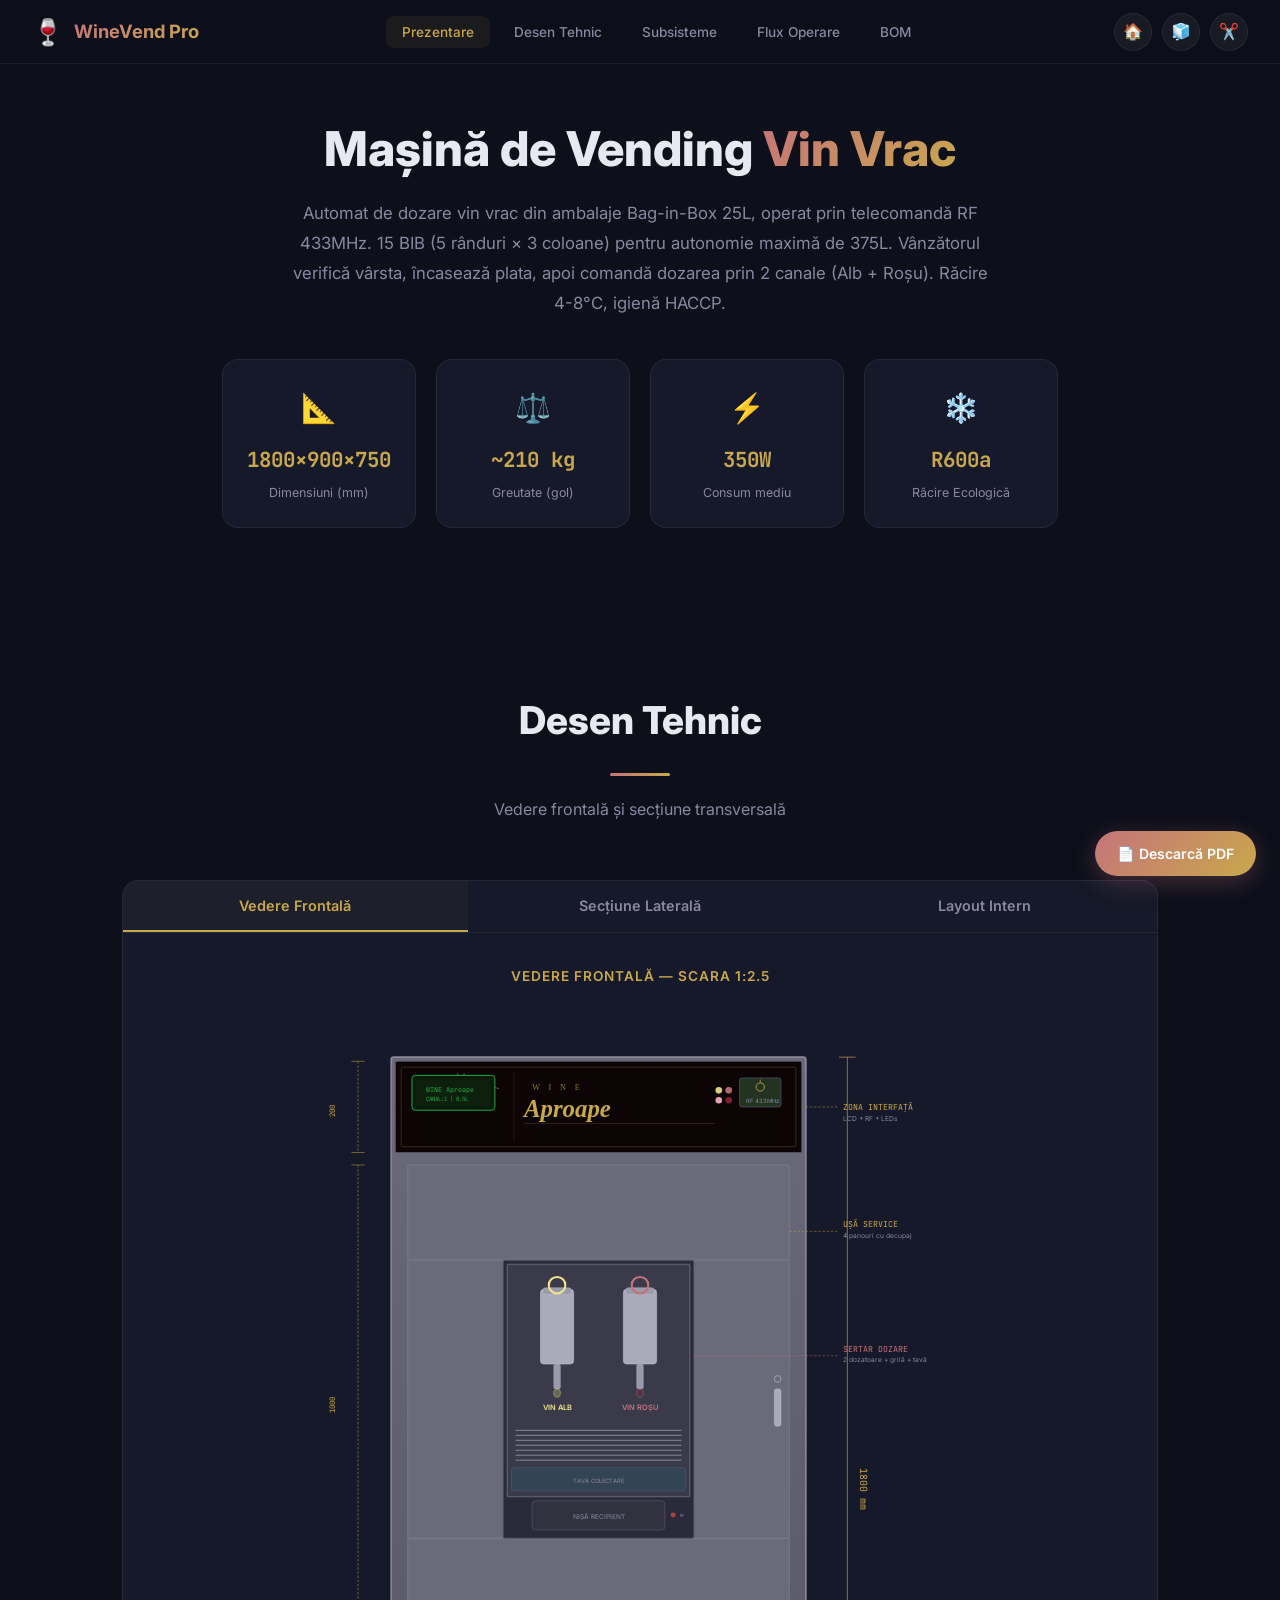
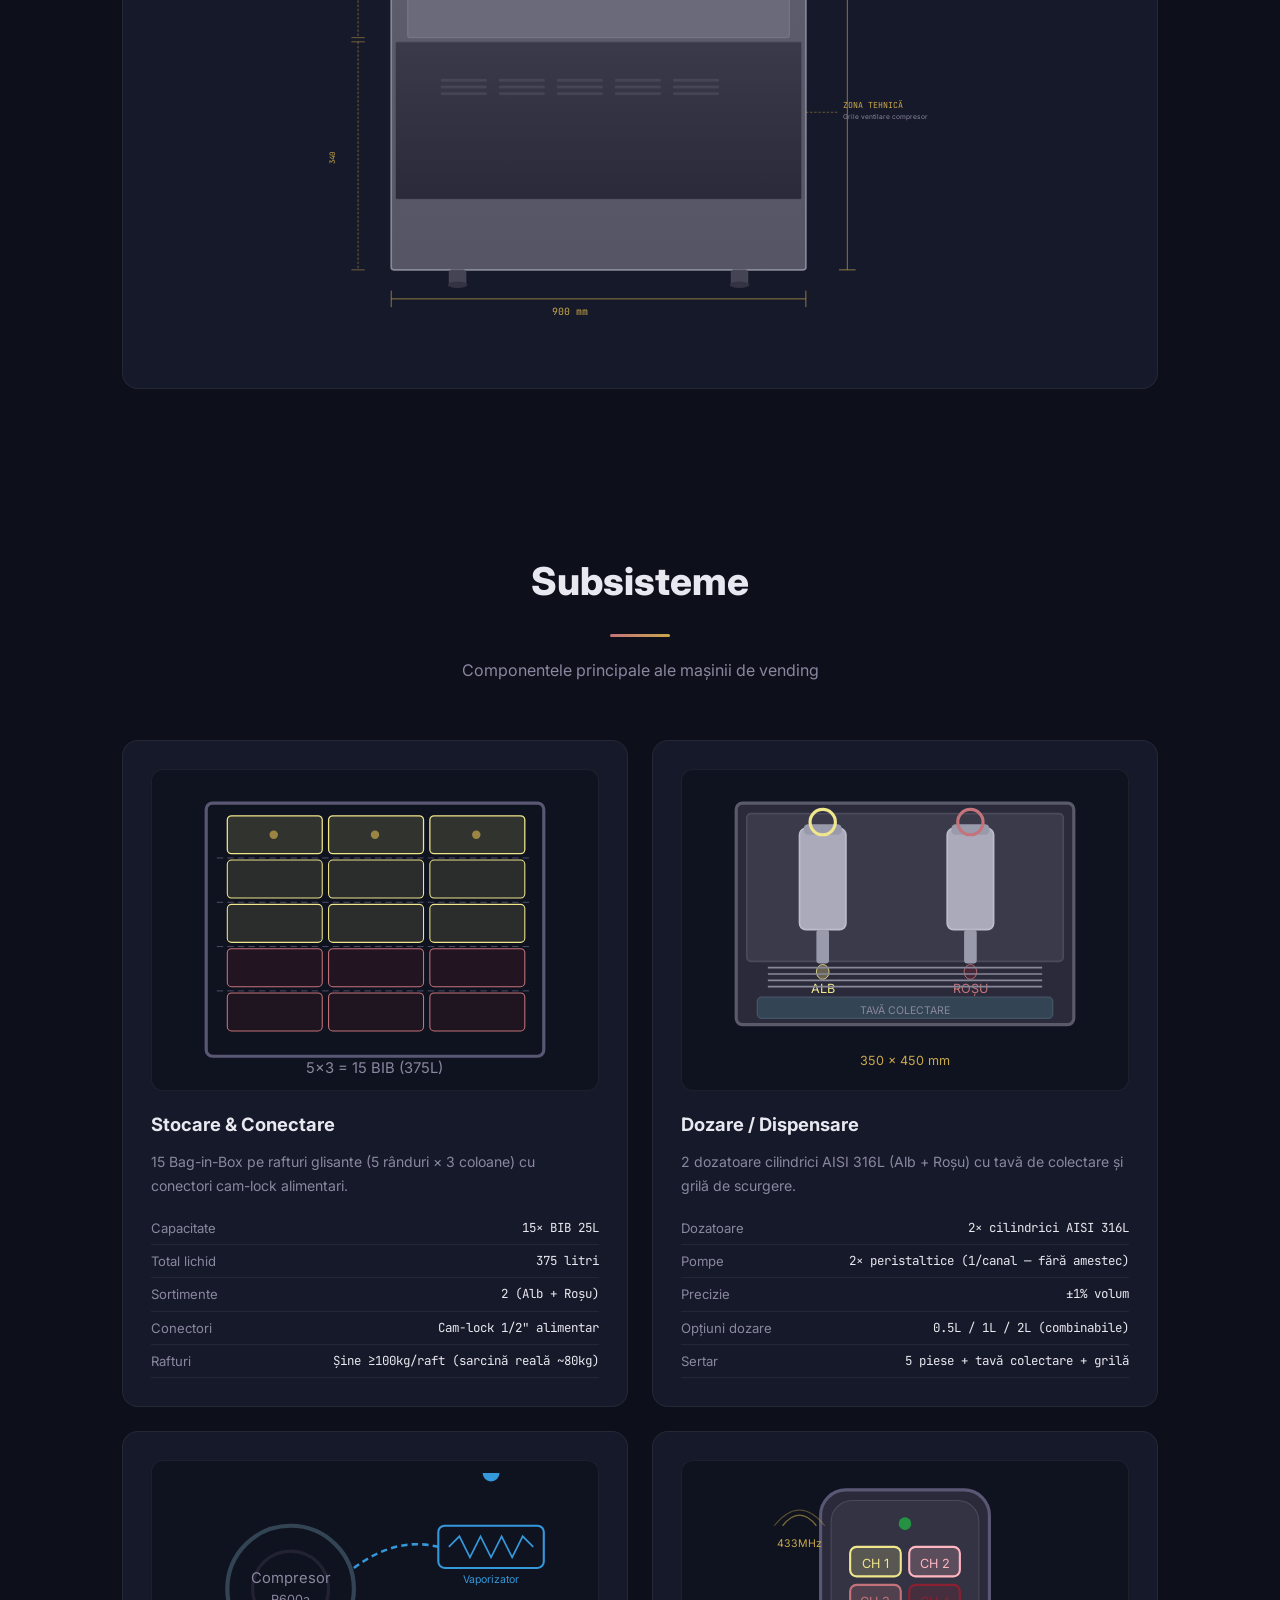
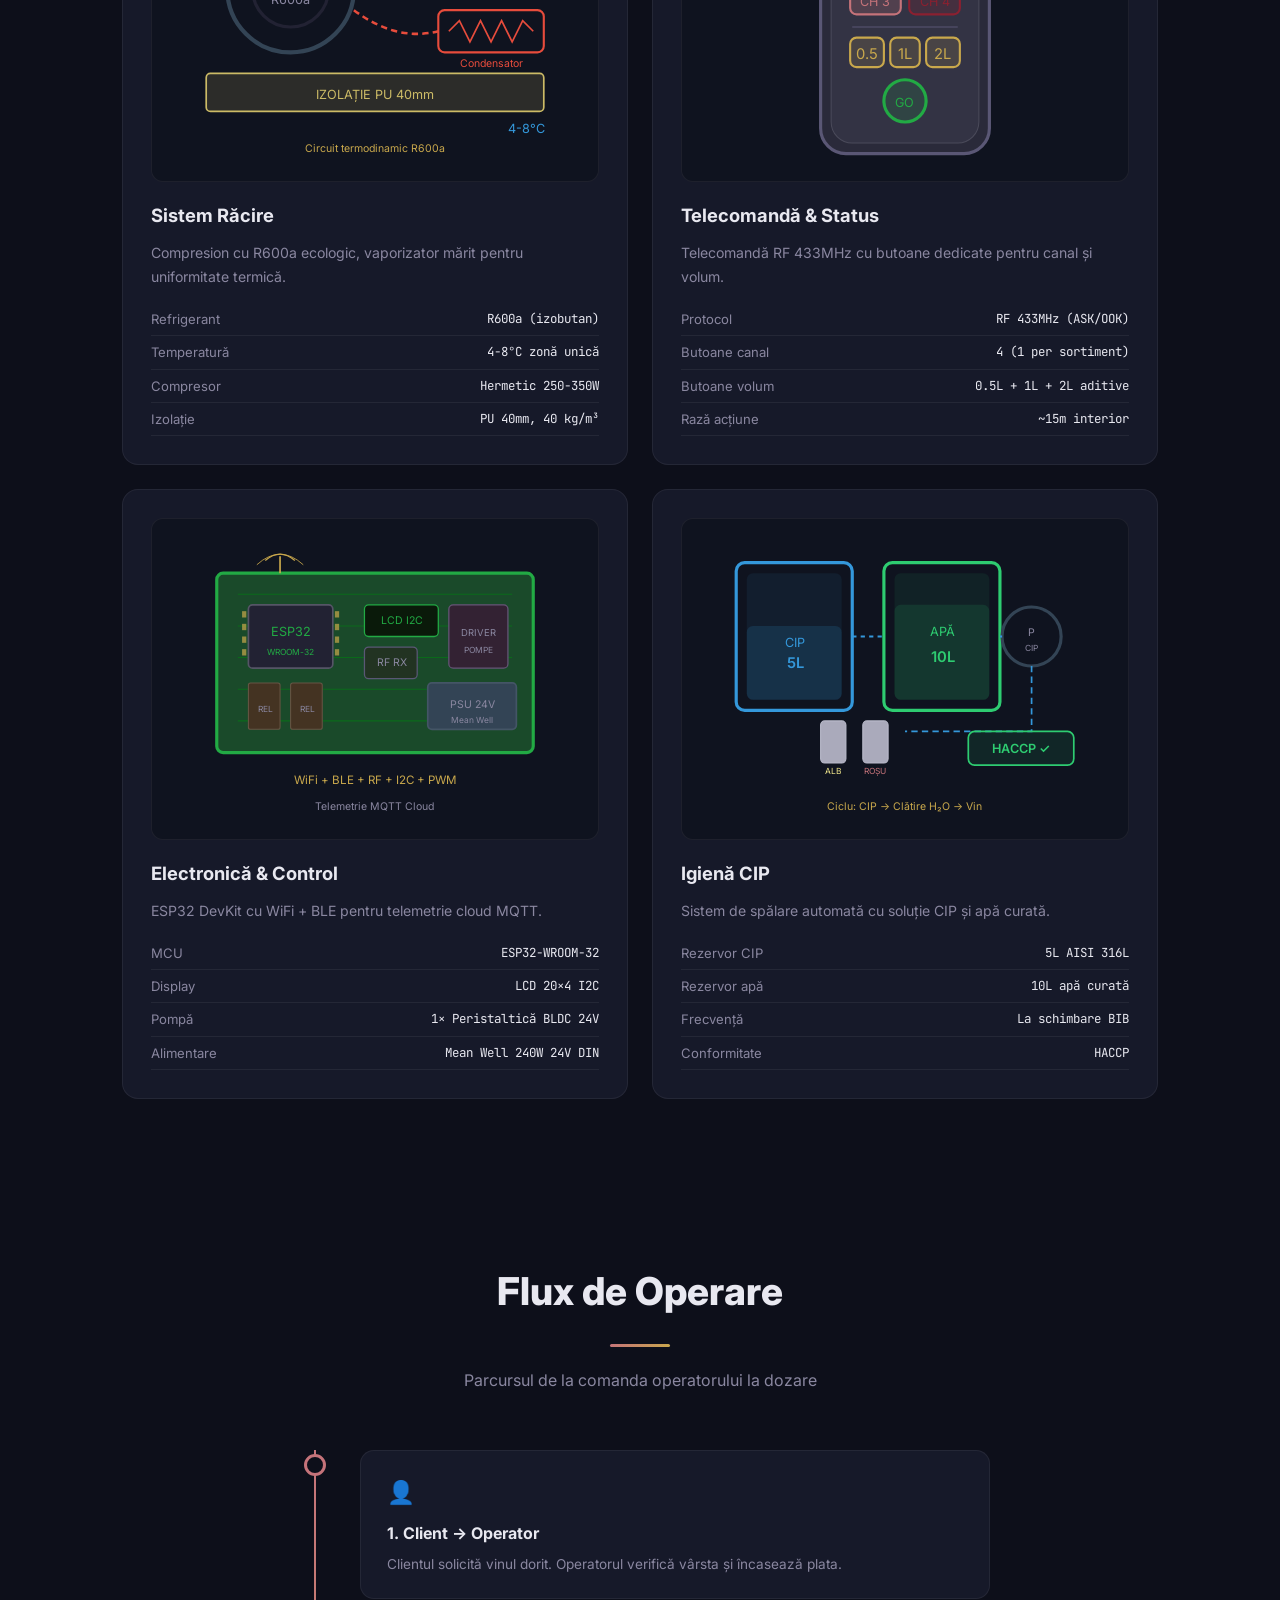
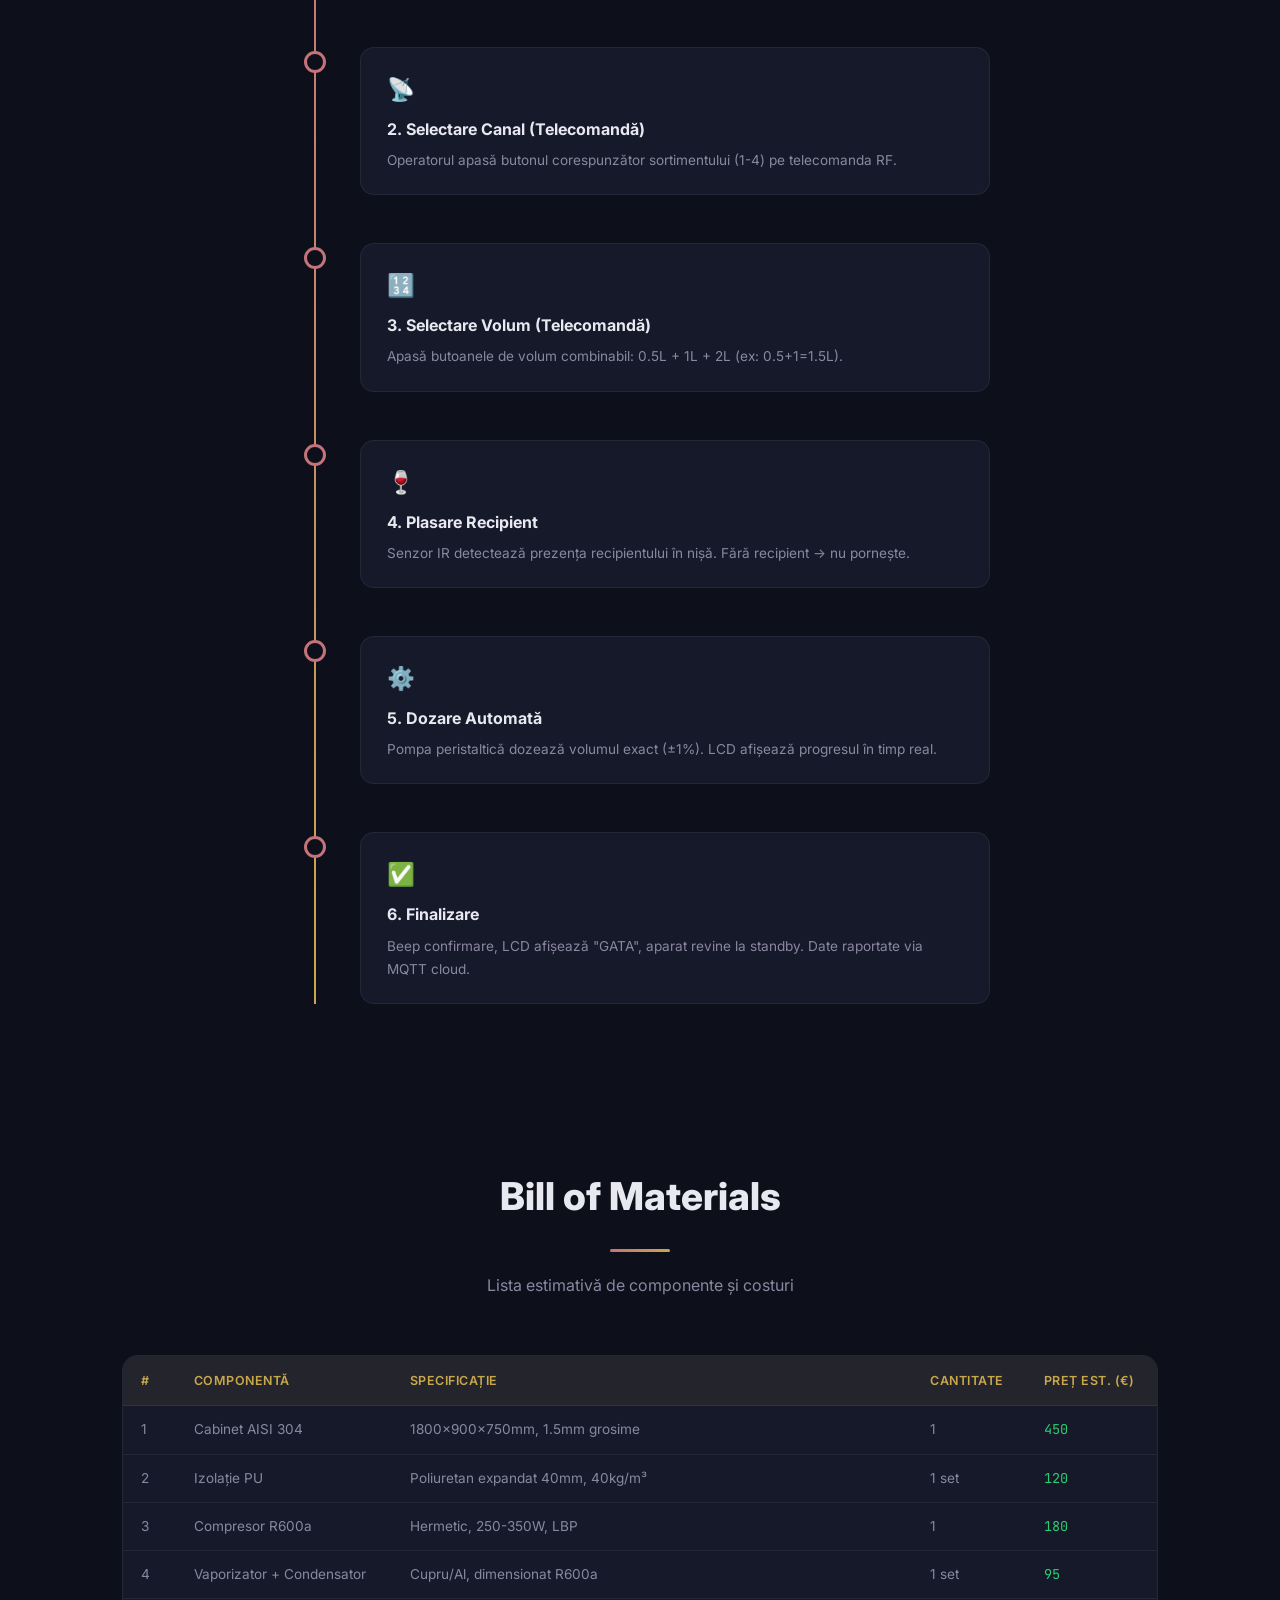
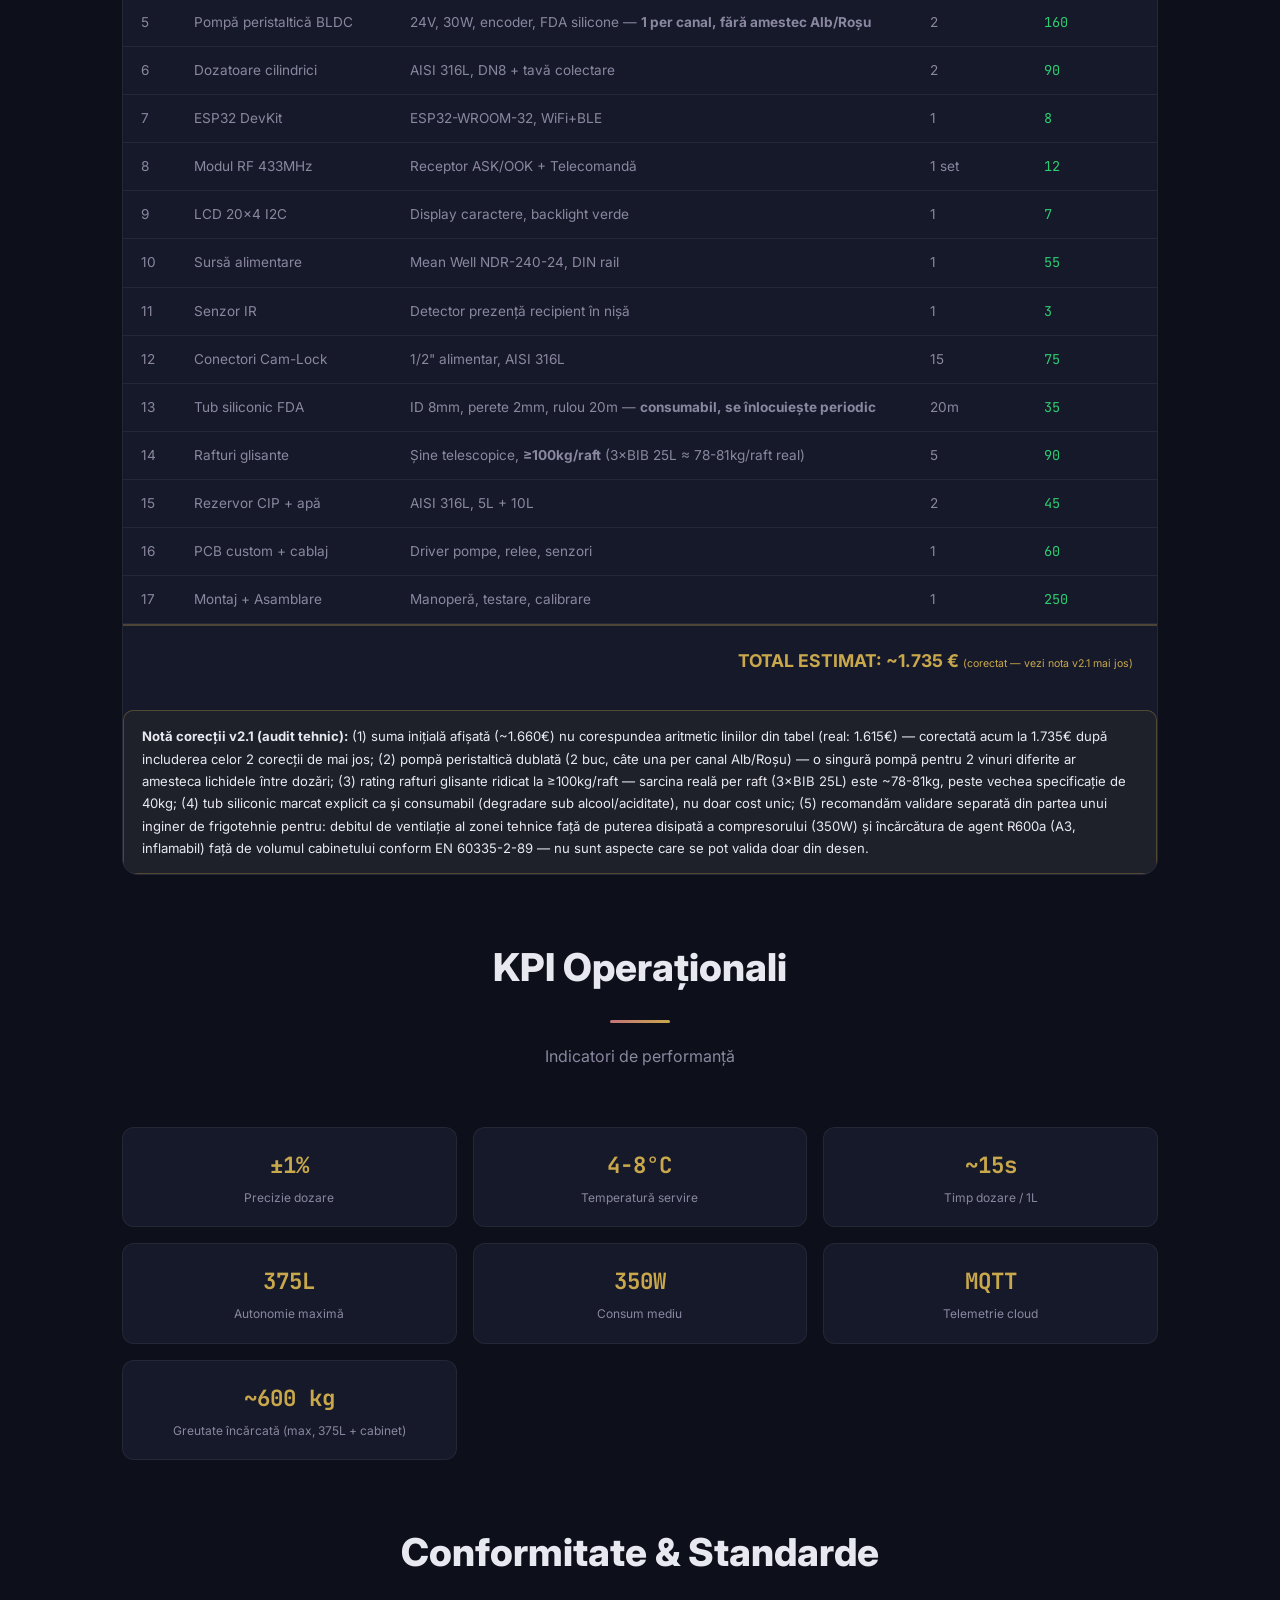
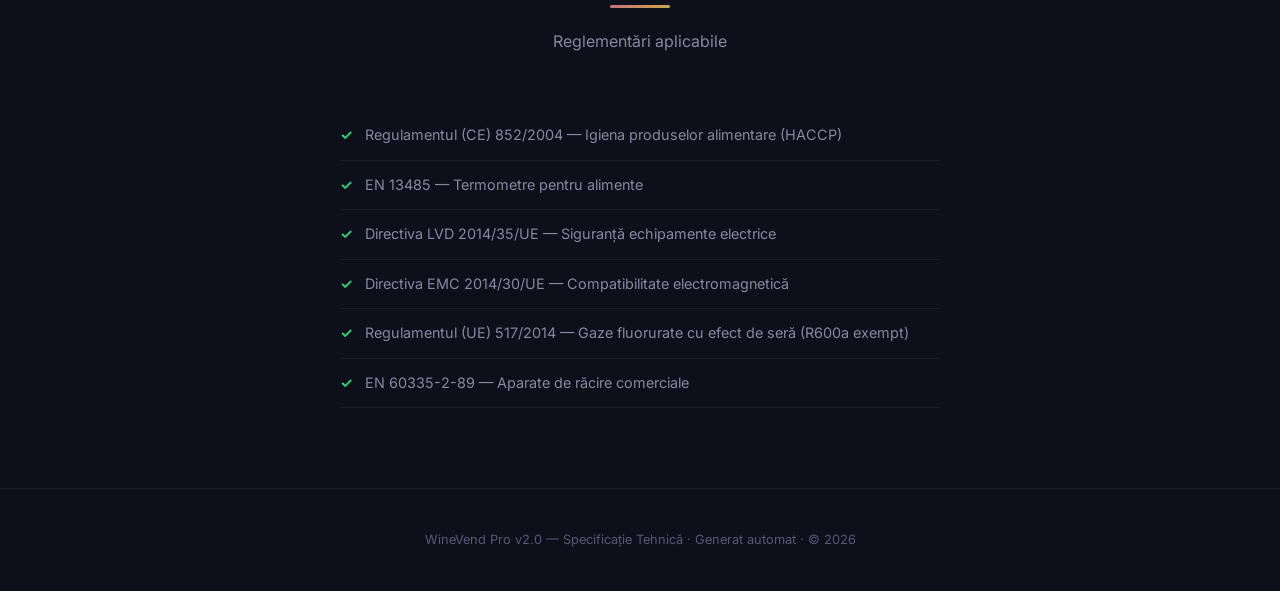
<file: specificatie.html>
<!DOCTYPE html>
<html lang="ro">
<head>
    <meta charset="UTF-8">
    <meta name="viewport" content="width=device-width, initial-scale=1.0, maximum-scale=5.0">
    <title>WineVend Pro v2.0 — Specificație Tehnică</title>
    <meta name="description" content="Specificație tehnică completă pentru mașina de vending vin vrac WineVend Pro v2.0 — Automat de dozare vin din BIB 20-25L controlat prin telecomandă RF 433MHz.">
    <link rel="stylesheet" href="./spec-styles.css">
</head>
<body>

<!-- ============================
     NAVIGATION
     ============================ -->
<nav class="navbar">
    <a href="./index.html" class="nav-brand">
        <span class="nav-brand-icon">🍷</span>
        <span class="nav-brand-text">WineVend Pro</span>
    </a>

    <ul class="nav-links">
        <li><a href="#overview" class="active">Prezentare</a></li>
        <li><a href="#technical">Desen Tehnic</a></li>
        <li><a href="#systems">Subsisteme</a></li>
        <li><a href="#flow">Flux Operare</a></li>
        <li><a href="#bom">BOM</a></li>
    </ul>

    <div class="nav-actions">
        <a href="./index.html" class="btn-icon" title="Acasă" style="text-decoration:none;">🏠</a>
        <a href="./vizualizare.html" class="btn-icon" title="Vizualizare 3D" style="text-decoration:none;">🧊</a>
        <a href="./productie.html" class="btn-icon" title="Producție" style="text-decoration:none;">✂️</a>
        <button class="hamburger" aria-label="Meniu">
            <span></span><span></span><span></span>
        </button>
    </div>
</nav>

<!-- ============================
     HERO / PREZENTARE
     ============================ -->
<section id="overview" class="section hero">
    <h1>Mașină de Vending <span>Vin Vrac</span></h1>
    <p class="subtitle">
        Automat de dozare vin vrac din ambalaje Bag-in-Box 25L, operat prin telecomandă RF 433MHz. 
        15 BIB (5 rânduri × 3 coloane) pentru autonomie maximă de 375L. Vânzătorul verifică vârsta, încasează plata, 
        apoi comandă dozarea prin 2 canale (Alb + Roșu). Răcire 4-8°C, igienă HACCP.
    </p>

    <div class="kpi-grid">
        <div class="kpi-card">
            <div class="kpi-icon">📐</div>
            <div class="kpi-value">1800×900×750</div>
            <div class="kpi-label">Dimensiuni (mm)</div>
        </div>
        <div class="kpi-card">
            <div class="kpi-icon">⚖️</div>
            <div class="kpi-value">~210 kg</div>
            <div class="kpi-label">Greutate (gol)</div>
        </div>
        <div class="kpi-card">
            <div class="kpi-icon">⚡</div>
            <div class="kpi-value">350W</div>
            <div class="kpi-label">Consum mediu</div>
        </div>
        <div class="kpi-card">
            <div class="kpi-icon">❄️</div>
            <div class="kpi-value">R600a</div>
            <div class="kpi-label">Răcire Ecologică</div>
        </div>
    </div>
</section>

<!-- ============================
     DESEN TEHNIC (Tabs)
     ============================ -->
<section id="technical" class="section">
    <div class="section-header">
        <h2>Desen Tehnic</h2>
        <div class="section-divider"></div>
        <p>Vedere frontală și secțiune transversală</p>
    </div>

    <div class="tabs-container">
        <div class="tabs-header">
            <button class="tab-btn active" data-target="tabFront">Vedere Frontală</button>
            <button class="tab-btn" data-target="tabSide">Secțiune Laterală</button>
            <button class="tab-btn" data-target="tabLayout">Layout Intern</button>
        </div>

        <!-- Tab 1: Vedere Frontală (fidel cu modelul 3D) -->
        <div id="tabFront" class="tab-content active">
            <div class="drawing-label">VEDERE FRONTALĂ — Scara 1:2.5</div>
            <p class="drawing-hint">🔍 Apasă pe desen pentru a mări</p>
            <div class="drawing-container">
                <svg viewBox="0 0 820 1100" xmlns="http://www.w3.org/2000/svg" style="width:100%;max-width:680px">
                    <defs>
                        <linearGradient id="steelGrad" x1="0" y1="0" x2="0" y2="1">
                            <stop offset="0%" stop-color="#6a6a7a"/>
                            <stop offset="100%" stop-color="#555566"/>
                        </linearGradient>
                        <linearGradient id="darkPanelGrad" x1="0" y1="0" x2="0" y2="1">
                            <stop offset="0%" stop-color="#3a3a4a"/>
                            <stop offset="100%" stop-color="#2a2a3a"/>
                        </linearGradient>
                        <linearGradient id="wineLabel" x1="0" y1="0" x2="0" y2="1">
                            <stop offset="0%" stop-color="#1a0a0a"/>
                            <stop offset="50%" stop-color="#2a1515"/>
                            <stop offset="100%" stop-color="#0d0505"/>
                        </linearGradient>
                        <linearGradient id="nozzleRed" x1="0" y1="0" x2="0" y2="1">
                            <stop offset="0%" stop-color="#c5737a"/>
                            <stop offset="100%" stop-color="#8b2030"/>
                        </linearGradient>
                    </defs>

                    <!-- ========== CABINET EXTERIOR (AISI 304) ========== -->
                    <rect x="110" y="40" width="500" height="980" rx="3" fill="url(#steelGrad)" stroke="#888899" stroke-width="2"/>

                    <!-- ========== 1. PANOU FRONTAL SUPERIOR — Branding Aproape Wine ========== -->
                    <rect x="115" y="45" width="490" height="110" rx="2" fill="#0d0505" stroke="#555566" stroke-width="1"/>
                    <!-- Bordura aurie subtilă -->
                    <rect x="122" y="52" width="476" height="96" rx="2" fill="none" stroke="rgba(201,168,76,0.35)" stroke-width="0.8"/>

                    <!-- Logo complet — WINE Aproape -->
                    <!-- Mâini stilizate (stânga) -->
                    <path d="M155,70 Q175,60 190,75 L195,68 L198,60" fill="none" stroke="rgba(255,255,255,0.5)" stroke-width="1" stroke-linecap="round"/>
                    <!-- Mâini stilizate (dreapta) -->
                    <path d="M230,72 Q210,62 198,75 L192,68 L190,60" fill="none" stroke="rgba(255,255,255,0.5)" stroke-width="1" stroke-linecap="round"/>
                    <!-- Fir auriu -->
                    <path d="M150,82 Q175,70 205,80 Q225,72 240,78" fill="none" stroke="rgba(201,168,76,0.7)" stroke-width="0.8"/>
                    <!-- Separator vertical -->
                    <line x1="258" y1="58" x2="258" y2="140" stroke="rgba(201,168,76,0.3)" stroke-width="0.5"/>
                    <!-- Text WINE mic -->
                    <text x="280" y="80" fill="rgba(201,168,76,0.7)" font-size="10" font-family="Georgia, serif" letter-spacing="4">W I N E</text>
                    <!-- Text APROAPE mare auriu -->
                    <text x="270" y="112" fill="#c9a84c" font-size="30" font-family="Georgia, serif" font-weight="bold" font-style="italic">Aproape</text>
                    <!-- Linie sub text -->
                    <line x1="270" y1="120" x2="500" y2="120" stroke="rgba(201,168,76,0.4)" stroke-width="0.5"/>

                    <!-- LCD 20x4 (ecran verde) -->
                    <rect x="135" y="62" width="100" height="42" rx="4" fill="#0a1a0a" stroke="#22aa44" stroke-width="1.2"/>
                    <rect x="140" y="67" width="90" height="32" rx="2" fill="#0d200d"/>
                    <text x="152" y="82" fill="#22aa44" font-family="JetBrains Mono, monospace" font-size="8">WINE  Aproape</text>
                    <text x="152" y="93" fill="#22aa44" font-family="JetBrains Mono, monospace" font-size="7">CANAL:1 | 0.5L</text>

                    <!-- Modul RF 433MHz -->
                    <rect x="530" y="65" width="50" height="35" rx="3" fill="#223322" stroke="#5a5775" stroke-width="0.8"/>
                    <circle cx="555" cy="76" r="5" fill="none" stroke="#c9a84c" stroke-width="1"/>
                    <line x1="555" y1="71" x2="555" y2="67" stroke="#c9a84c" stroke-width="0.8"/>
                    <text x="538" y="95" fill="#8a87a0" font-size="7">RF 433MHz</text>

                    <!-- 4 LED-uri status canal -->
                    <circle cx="505" cy="80" r="4" fill="#f0e68c" opacity="0.9"/>
                    <circle cx="505" cy="92" r="4" fill="#ffb6c1" opacity="0.9"/>
                    <circle cx="517" cy="80" r="4" fill="#c5737a" opacity="0.9"/>
                    <circle cx="517" cy="92" r="4" fill="#8b2030" opacity="0.9"/>

                    <!-- ========== 2. UȘA DE SERVICE (4 piese cu decupaj sertar, conform 3D) ========== -->
                    <!-- Ușa e formată din 4 panouri care lasă un dreptunghi gol pentru sertar -->
                    
                    <!-- Panou ușă — SUS (de la y=170 la y=340, lățimea ușii completa) -->
                    <rect x="130" y="170" width="460" height="115" rx="2" fill="#6a6a7a" stroke="#7a7a8a" stroke-width="1.2"/>
                    <!-- Linie orizontală demarcație sudură -->
                    <line x1="135" y1="283" x2="585" y2="283" stroke="rgba(255,255,255,0.08)" stroke-width="0.5"/>

                    <!-- Panou ușă — JOS (de la y=620 la y=740) -->
                    <rect x="130" y="620" width="460" height="120" rx="2" fill="#6a6a7a" stroke="#7a7a8a" stroke-width="1.2"/>
                    <line x1="135" y1="622" x2="585" y2="622" stroke="rgba(255,255,255,0.08)" stroke-width="0.5"/>

                    <!-- Panou ușă — STÂNGA (lateral, între panourile sus/jos) -->
                    <rect x="130" y="285" width="115" height="335" rx="1" fill="#6a6a7a" stroke="#7a7a8a" stroke-width="1.2"/>

                    <!-- Panou ușă — DREAPTA (lateral, între panourile sus/jos) -->
                    <rect x="475" y="285" width="115" height="335" rx="1" fill="#6a6a7a" stroke="#7a7a8a" stroke-width="1.2"/>

                    <!-- Mâner ușă (pe panoul din dreapta) -->
                    <rect x="572" y="440" width="8" height="45" rx="3" fill="#aaaabb" stroke="#ccccdd" stroke-width="0.5"/>
                    <!-- Broasca/zăvor -->
                    <circle cx="576" cy="428" r="4" fill="none" stroke="#aaaabb" stroke-width="1"/>

                    <!-- ========== 3. SERTAR DOZARE (vizibil prin decupajul ușii) ========== -->
                    <!-- Decupajul ușii = spațiul 245-475 pe X, 285-620 pe Y -->
                    <!-- Fundalul interior (peretele din spate al sertarului) -->
                    <rect x="245" y="285" width="230" height="335" rx="2" fill="#2a2a3a" stroke="#555566" stroke-width="1"/>

                    <!-- Perete spate sertar (vizibil ca o placă metalică) -->
                    <rect x="250" y="290" width="220" height="280" rx="1" fill="#3a3a4a" stroke="#4a4a5a" stroke-width="0.8"/>

                    <!-- Pereți laterali sertar (perspectivă subtilă — linii verticale) -->
                    <line x1="250" y1="290" x2="250" y2="570" stroke="#5a5a6a" stroke-width="1.5"/>
                    <line x1="470" y1="290" x2="470" y2="570" stroke="#5a5a6a" stroke-width="1.5"/>
                    <!-- Perete sus sertar -->
                    <line x1="250" y1="290" x2="470" y2="290" stroke="#5a5a6a" stroke-width="1.5"/>

                    <!-- ═══ DOZATOR VIN ALB (stânga) ═══ -->
                    <!-- Corp dozator cilindric -->
                    <rect x="290" y="320" width="40" height="90" rx="4" fill="#aaaabb" stroke="#bbbccc" stroke-width="0.8"/>
                    <!-- Capac superior -->
                    <rect x="293" y="318" width="34" height="8" rx="3" fill="#999aab" stroke="#bbbccc" stroke-width="0.5"/>
                    <!-- Inel indicator culoare -->
                    <circle cx="310" cy="315" r="10" fill="none" stroke="#f0e68c" stroke-width="2.5"/>
                    <!-- Duză ieșire (cilindrică, coborând din corp) -->
                    <rect x="306" y="410" width="8" height="30" rx="2" fill="#999aab" stroke="#aaaabb" stroke-width="0.5"/>
                    <!-- Picătură stilizată -->
                    <ellipse cx="310" cy="445" rx="4" ry="5" fill="rgba(240,230,140,0.25)" stroke="#f0e68c" stroke-width="0.5"/>
                    <!-- Etichetă -->
                    <text x="310" y="465" fill="#f0e68c" font-size="9" font-weight="600" text-anchor="middle">VIN ALB</text>

                    <!-- ═══ DOZATOR VIN ROȘU (dreapta) ═══ -->
                    <!-- Corp dozator cilindric -->
                    <rect x="390" y="320" width="40" height="90" rx="4" fill="#aaaabb" stroke="#bbbccc" stroke-width="0.8"/>
                    <!-- Capac superior -->
                    <rect x="393" y="318" width="34" height="8" rx="3" fill="#999aab" stroke="#bbbccc" stroke-width="0.5"/>
                    <!-- Inel indicator culoare -->
                    <circle cx="410" cy="315" r="10" fill="none" stroke="#c5737a" stroke-width="2.5"/>
                    <!-- Duză ieșire -->
                    <rect x="406" y="410" width="8" height="30" rx="2" fill="#999aab" stroke="#aaaabb" stroke-width="0.5"/>
                    <!-- Picătură stilizată -->
                    <ellipse cx="410" cy="445" rx="4" ry="5" fill="rgba(139,32,48,0.3)" stroke="#c5737a" stroke-width="0.5"/>
                    <!-- Etichetă -->
                    <text x="410" y="465" fill="#c5737a" font-size="9" font-weight="600" text-anchor="middle">VIN ROȘU</text>

                    <!-- ═══ GRILĂ SCURGERE (7 bare orizontale, conform 3D) ═══ -->
                    <g>
                        <line x1="260" y1="490" x2="460" y2="490" stroke="#888899" stroke-width="1.2"/>
                        <line x1="260" y1="496" x2="460" y2="496" stroke="#888899" stroke-width="1.2"/>
                        <line x1="260" y1="502" x2="460" y2="502" stroke="#888899" stroke-width="1.2"/>
                        <line x1="260" y1="508" x2="460" y2="508" stroke="#888899" stroke-width="1.2"/>
                        <line x1="260" y1="514" x2="460" y2="514" stroke="#888899" stroke-width="1.2"/>
                        <line x1="260" y1="520" x2="460" y2="520" stroke="#888899" stroke-width="1.2"/>
                        <line x1="260" y1="526" x2="460" y2="526" stroke="#888899" stroke-width="1.2"/>
                    </g>

                    <!-- ═══ TAVĂ COLECTARE (recipient acumulare, sub grilă) ═══ -->
                    <rect x="255" y="535" width="210" height="28" rx="3" fill="#334455" stroke="#445566" stroke-width="1"/>
                    <text x="360" y="553" fill="#8a87a0" font-size="7" text-anchor="middle">TAVĂ COLECTARE</text>

                    <!-- Bordura inferioară a sertarului -->
                    <line x1="250" y1="570" x2="470" y2="570" stroke="#5a5a6a" stroke-width="1.5"/>

                    <!-- Nișă recipient (sub sertar, vizibilă prin decupaj) -->
                    <rect x="280" y="575" width="160" height="35" rx="4" fill="rgba(255,255,255,0.03)" stroke="#5a5775" stroke-width="0.8"/>
                    <text x="360" y="597" fill="#8a87a0" font-size="8" text-anchor="middle">NIȘĂ RECIPIENT</text>
                    <!-- Senzor IR -->
                    <circle cx="450" cy="592" r="3" fill="#e74c3c" opacity="0.7"/>
                    <text x="458" y="595" fill="#8a87a0" font-size="5">IR</text>

                    <!-- ========== 4. PANOU FRONTAL INFERIOR (Zona tehnică) ========== -->
                    <rect x="115" y="745" width="490" height="190" rx="2" fill="url(#darkPanelGrad)" stroke="#555566" stroke-width="1"/>

                    <!-- Grile ventilare (5 coloane × 3 rânduri) -->
                    <g opacity="0.5">
                        <rect x="170" y="790" width="55" height="3" rx="1" fill="#555566" stroke="#666677" stroke-width="0.3"/>
                        <rect x="170" y="798" width="55" height="3" rx="1" fill="#555566" stroke="#666677" stroke-width="0.3"/>
                        <rect x="170" y="806" width="55" height="3" rx="1" fill="#555566" stroke="#666677" stroke-width="0.3"/>

                        <rect x="240" y="790" width="55" height="3" rx="1" fill="#555566" stroke="#666677" stroke-width="0.3"/>
                        <rect x="240" y="798" width="55" height="3" rx="1" fill="#555566" stroke="#666677" stroke-width="0.3"/>
                        <rect x="240" y="806" width="55" height="3" rx="1" fill="#555566" stroke="#666677" stroke-width="0.3"/>

                        <rect x="310" y="790" width="55" height="3" rx="1" fill="#555566" stroke="#666677" stroke-width="0.3"/>
                        <rect x="310" y="798" width="55" height="3" rx="1" fill="#555566" stroke="#666677" stroke-width="0.3"/>
                        <rect x="310" y="806" width="55" height="3" rx="1" fill="#555566" stroke="#666677" stroke-width="0.3"/>

                        <rect x="380" y="790" width="55" height="3" rx="1" fill="#555566" stroke="#666677" stroke-width="0.3"/>
                        <rect x="380" y="798" width="55" height="3" rx="1" fill="#555566" stroke="#666677" stroke-width="0.3"/>
                        <rect x="380" y="806" width="55" height="3" rx="1" fill="#555566" stroke="#666677" stroke-width="0.3"/>

                        <rect x="450" y="790" width="55" height="3" rx="1" fill="#555566" stroke="#666677" stroke-width="0.3"/>
                        <rect x="450" y="798" width="55" height="3" rx="1" fill="#555566" stroke="#666677" stroke-width="0.3"/>
                        <rect x="450" y="806" width="55" height="3" rx="1" fill="#555566" stroke="#666677" stroke-width="0.3"/>
                    </g>

                    <!-- ========== 5. PICIOARE REGLABILE ========== -->
                    <rect x="180" y="1020" width="20" height="18" rx="3" fill="#444455" stroke="#555566" stroke-width="0.8"/>
                    <ellipse cx="190" cy="1038" rx="12" ry="4" fill="#333344"/>
                    <rect x="520" y="1020" width="20" height="18" rx="3" fill="#444455" stroke="#555566" stroke-width="0.8"/>
                    <ellipse cx="530" cy="1038" rx="12" ry="4" fill="#333344"/>

                    <!-- ========== COTE DIMENSIONALE ========== -->
                    <line x1="660" y1="40" x2="660" y2="1020" stroke="#c9a84c" stroke-width="0.8"/>
                    <line x1="650" y1="40" x2="670" y2="40" stroke="#c9a84c" stroke-width="0.8"/>
                    <line x1="650" y1="1020" x2="670" y2="1020" stroke="#c9a84c" stroke-width="0.8"/>
                    <text x="675" y="535" fill="#c9a84c" font-size="12" font-family="JetBrains Mono, monospace" transform="rotate(90,675,535)">1800 mm</text>

                    <line x1="110" y1="1055" x2="610" y2="1055" stroke="#c9a84c" stroke-width="0.8"/>
                    <line x1="110" y1="1045" x2="110" y2="1065" stroke="#c9a84c" stroke-width="0.8"/>
                    <line x1="610" y1="1045" x2="610" y2="1065" stroke="#c9a84c" stroke-width="0.8"/>
                    <text x="325" y="1075" fill="#c9a84c" font-size="12" font-family="JetBrains Mono, monospace" text-anchor="middle">900 mm</text>

                    <line x1="70" y1="45" x2="70" y2="155" stroke="#c9a84c" stroke-width="0.6" stroke-dasharray="3 2"/>
                    <line x1="62" y1="45" x2="78" y2="45" stroke="#c9a84c" stroke-width="0.6"/>
                    <line x1="62" y1="155" x2="78" y2="155" stroke="#c9a84c" stroke-width="0.6"/>
                    <text x="42" y="105" fill="#c9a84c" font-size="9" font-family="JetBrains Mono" text-anchor="middle" transform="rotate(-90,42,105)">200</text>

                    <line x1="70" y1="170" x2="70" y2="740" stroke="#c9a84c" stroke-width="0.6" stroke-dasharray="3 2"/>
                    <line x1="62" y1="170" x2="78" y2="170" stroke="#c9a84c" stroke-width="0.6"/>
                    <line x1="62" y1="740" x2="78" y2="740" stroke="#c9a84c" stroke-width="0.6"/>
                    <text x="42" y="460" fill="#c9a84c" font-size="9" font-family="JetBrains Mono" text-anchor="middle" transform="rotate(-90,42,460)">1000</text>

                    <line x1="70" y1="745" x2="70" y2="1020" stroke="#c9a84c" stroke-width="0.6" stroke-dasharray="3 2"/>
                    <line x1="62" y1="745" x2="78" y2="745" stroke="#c9a84c" stroke-width="0.6"/>
                    <line x1="62" y1="1020" x2="78" y2="1020" stroke="#c9a84c" stroke-width="0.6"/>
                    <text x="42" y="885" fill="#c9a84c" font-size="9" font-family="JetBrains Mono" text-anchor="middle" transform="rotate(-90,42,885)">340</text>

                    <!-- ========== ETICHETE ZONE (dreapta) ========== -->
                    <line x1="610" y1="100" x2="650" y2="100" stroke="#c9a84c" stroke-width="0.5" stroke-dasharray="3 2"/>
                    <text x="655" y="104" fill="#c9a84c" font-size="10" font-family="JetBrains Mono">ZONA INTERFAȚĂ</text>
                    <text x="655" y="117" fill="#8a87a0" font-size="8">LCD + RF + LEDs</text>

                    <line x1="590" y1="250" x2="650" y2="250" stroke="#c9a84c" stroke-width="0.5" stroke-dasharray="3 2"/>
                    <text x="655" y="245" fill="#c9a84c" font-size="10" font-family="JetBrains Mono">UȘĂ SERVICE</text>
                    <text x="655" y="258" fill="#8a87a0" font-size="8">4 panouri cu decupaj</text>

                    <line x1="475" y1="400" x2="650" y2="400" stroke="#c5737a" stroke-width="0.5" stroke-dasharray="3 2"/>
                    <text x="655" y="395" fill="#c5737a" font-size="10" font-family="JetBrains Mono">SERTAR DOZARE</text>
                    <text x="655" y="408" fill="#8a87a0" font-size="8">2 dozatoare + grilă + tavă</text>

                    <line x1="610" y1="830" x2="650" y2="830" stroke="#c9a84c" stroke-width="0.5" stroke-dasharray="3 2"/>
                    <text x="655" y="825" fill="#c9a84c" font-size="10" font-family="JetBrains Mono">ZONA TEHNICĂ</text>
                    <text x="655" y="838" fill="#8a87a0" font-size="8">Grile ventilare compresor</text>
                </svg>
            </div>
        </div>

        <!-- Tab 2: Secțiune Laterală (fidel cu modelul 3D) -->
        <div id="tabSide" class="tab-content">
            <div class="drawing-label">SECȚIUNE LATERALĂ — Scara 1:2.5</div>
            <p class="drawing-hint">🔍 Apasă pe desen pentru a mări</p>
            <div class="drawing-container">
                <svg viewBox="0 0 650 1050" xmlns="http://www.w3.org/2000/svg" style="width:100%;max-width:540px">
                    <!-- Cabinet lateral (D=750mm) -->
                    <rect x="100" y="40" width="350" height="900" rx="3" fill="url(#steelGrad)" stroke="#888899" stroke-width="2"/>

                    <!-- Izolatie PU 40mm (doar pe peretele din spate, conform 3D) -->
                    <rect x="105" y="45" width="25" height="890" fill="rgba(204,187,102,0.2)" stroke="#ccbb66" stroke-width="0.8"/>
                    <text x="112" y="500" fill="#ccbb66" font-size="8" transform="rotate(-90,112,500)">PU 40mm IZOLAȚIE</text>

                    <!-- Zona interfata top (LCD + branding) -->
                    <rect x="135" y="50" width="310" height="90" rx="3" fill="#0d0505" stroke="#555566" stroke-width="1"/>
                    <rect x="140" y="58" width="60" height="28" rx="3" fill="#0a1a0a" stroke="#22aa44" stroke-width="0.8"/>
                    <text x="147" y="75" fill="#22aa44" font-size="7" font-family="JetBrains Mono">LCD</text>
                    <text x="220" y="80" fill="#c9a84c" font-size="16" font-family="Georgia, serif" font-style="italic" font-weight="bold">Aproape</text>
                    <text x="220" y="66" fill="rgba(201,168,76,0.6)" font-size="7" font-family="Georgia, serif" letter-spacing="3">WINE</text>

                    <!-- Usa de service (fata, dreapta in sectiune) -->
                    <rect x="440" y="50" width="5" height="560" fill="#7a7a8a" stroke="#888899" stroke-width="0.8"/>
                    <text x="455" y="330" fill="#8a87a0" font-size="8" transform="rotate(90,455,330)">UȘĂ SERVICE</text>

                    <!-- Sertar dozare (proiectat in fata) -->
                    <rect x="340" y="155" width="105" height="120" rx="2" fill="#2a2a3a" stroke="#aaaabb" stroke-width="1"/>
                    <!-- Dozatoare -->
                    <line x1="370" y1="180" x2="370" y2="210" stroke="#aaaabb" stroke-width="2" stroke-linecap="round"/>
                    <line x1="410" y1="180" x2="410" y2="210" stroke="#aaaabb" stroke-width="2" stroke-linecap="round"/>
                    <text x="355" y="220" fill="#f0e68c" font-size="6">Alb</text>
                    <text x="400" y="220" fill="#c5737a" font-size="6">Roșu</text>
                    <!-- Tava colectare -->
                    <rect x="345" y="250" width="95" height="15" rx="2" fill="#334455" stroke="#445566" stroke-width="0.5"/>
                    <text x="360" y="260" fill="#8a87a0" font-size="5">Tavă colect.</text>

                    <!-- Zona BIB — 5 rânduri × 3 coloane (secțiune arată 5 rânduri, 1 coloană adâncime) -->
                    <rect x="135" y="155" width="195" height="500" rx="3" fill="none" stroke="#5a5775" stroke-width="1"/>
                    <text x="175" y="410" fill="#5a5775" font-size="11" font-weight="600">STOCARE BIB</text>
                    <text x="170" y="428" fill="#8a87a0" font-size="9">15× BIB 25L (5×3)</text>
                    <!-- 5 rafturi -->
                    <line x1="135" y1="255" x2="330" y2="255" stroke="#5a5775" stroke-width="0.5" stroke-dasharray="4 2"/>
                    <line x1="135" y1="355" x2="330" y2="355" stroke="#5a5775" stroke-width="0.5" stroke-dasharray="4 2"/>
                    <line x1="135" y1="455" x2="330" y2="455" stroke="#5a5775" stroke-width="0.5" stroke-dasharray="4 2"/>
                    <line x1="135" y1="555" x2="330" y2="555" stroke="#5a5775" stroke-width="0.5" stroke-dasharray="4 2"/>
                    <!-- BIB (bloc mic) rândurile -->
                    <rect x="145" y="170" width="170" height="75" rx="2" fill="rgba(240,230,140,0.08)" stroke="rgba(240,230,140,0.2)" stroke-width="0.5"/>
                    <rect x="145" y="270" width="170" height="75" rx="2" fill="rgba(240,230,140,0.08)" stroke="rgba(240,230,140,0.2)" stroke-width="0.5"/>
                    <rect x="145" y="370" width="170" height="75" rx="2" fill="rgba(240,230,140,0.08)" stroke="rgba(240,230,140,0.2)" stroke-width="0.5"/>
                    <rect x="145" y="470" width="170" height="75" rx="2" fill="rgba(139,32,48,0.1)" stroke="rgba(139,32,48,0.25)" stroke-width="0.5"/>
                    <rect x="145" y="570" width="170" height="75" rx="2" fill="rgba(139,32,48,0.1)" stroke="rgba(139,32,48,0.25)" stroke-width="0.5"/>
                    <!-- Senzor temp -->
                    <circle cx="300" cy="210" r="4" fill="#3498db"/>
                    <text x="310" y="213" fill="#8a87a0" font-size="7">4-8°C</text>

                    <!-- Zona tehnică (sub BIB-uri) -->
                    <rect x="135" y="680" width="310" height="250" rx="3" fill="rgba(34,34,51,0.5)" stroke="#5a5775" stroke-width="1"/>
                    <!-- Compresor -->
                    <circle cx="210" cy="790" r="35" fill="none" stroke="#334455" stroke-width="2"/>
                    <circle cx="210" cy="790" r="20" fill="none" stroke="#222233" stroke-width="1.5"/>
                    <text x="190" y="795" fill="#8a87a0" font-size="8">Compresor</text>
                    <text x="195" y="810" fill="#8a87a0" font-size="7">R600a</text>
                    <!-- Pompe peristaltice (2x, cate una per canal) -->
                    <circle cx="320" cy="775" r="13" fill="none" stroke="#334455" stroke-width="1.5"/>
                    <circle cx="352" cy="775" r="13" fill="none" stroke="#334455" stroke-width="1.5"/>
                    <text x="300" y="805" fill="#8a87a0" font-size="7">2× Pompe (Alb/Roșu)</text>
                    <!-- PSU -->
                    <rect x="300" y="830" width="80" height="50" rx="4" fill="none" stroke="#334455" stroke-width="1.5"/>
                    <text x="310" y="858" fill="#8a87a0" font-size="8">PSU 24V</text>
                    <text x="310" y="870" fill="#8a87a0" font-size="6">Mean Well</text>
                    <!-- PCB ESP32 -->
                    <rect x="390" y="730" width="45" height="30" rx="2" fill="#1a4a2a" stroke="#22aa44" stroke-width="0.8"/>
                    <text x="395" y="748" fill="#22aa44" font-size="6">ESP32</text>

                    <!-- Cote -->
                    <text x="510" y="505" fill="#c9a84c" font-size="11" font-family="JetBrains Mono" transform="rotate(90,510,505)">1800 mm</text>
                    <line x1="490" y1="40" x2="490" y2="940" stroke="#c9a84c" stroke-width="0.8"/>
                    <line x1="480" y1="40" x2="500" y2="40" stroke="#c9a84c" stroke-width="0.8"/>
                    <line x1="480" y1="940" x2="500" y2="940" stroke="#c9a84c" stroke-width="0.8"/>

                    <text x="275" y="975" fill="#c9a84c" font-size="11" font-family="JetBrains Mono" text-anchor="middle">750 mm</text>
                    <line x1="100" y1="960" x2="450" y2="960" stroke="#c9a84c" stroke-width="0.8"/>
                    <line x1="100" y1="950" x2="100" y2="970" stroke="#c9a84c" stroke-width="0.8"/>
                    <line x1="450" y1="950" x2="450" y2="970" stroke="#c9a84c" stroke-width="0.8"/>

                    <!-- Etichete zone -->
                    <line x1="450" y1="95" x2="490" y2="95" stroke="#c9a84c" stroke-width="0.5" stroke-dasharray="3 2"/>
                    <text x="495" y="90" fill="#c9a84c" font-size="9" font-family="JetBrains Mono">INTERFAȚĂ</text>
                    <text x="495" y="102" fill="#8a87a0" font-size="7">LCD + RF</text>

                    <line x1="330" y1="400" x2="490" y2="400" stroke="#c9a84c" stroke-width="0.5" stroke-dasharray="3 2"/>
                    <text x="495" y="395" fill="#c9a84c" font-size="9" font-family="JetBrains Mono">STOCARE</text>
                    <text x="495" y="407" fill="#8a87a0" font-size="7">15× BIB 25L</text>

                    <line x1="445" y1="800" x2="490" y2="800" stroke="#c9a84c" stroke-width="0.5" stroke-dasharray="3 2"/>
                    <text x="495" y="795" fill="#c9a84c" font-size="9" font-family="JetBrains Mono">ZONA TEHNICĂ</text>
                    <text x="495" y="807" fill="#8a87a0" font-size="7">Compr. + Pompe + PSU</text>
                </svg>
            </div>
        </div>

        <!-- Tab 3: Layout Intern (fidel cu modelul 3D) -->
        <div id="tabLayout" class="tab-content">
            <div class="drawing-label">LAYOUT INTERN — Vedere de Sus (Top)</div>
            <p class="drawing-hint">🔍 Apasă pe desen pentru a mări</p>
            <div class="drawing-container">
                <svg viewBox="0 0 750 550" xmlns="http://www.w3.org/2000/svg" style="width:100%;max-width:650px">
                    <defs>
                        <marker id="arrow2" viewBox="0 0 10 10" refX="9" refY="5" markerWidth="6" markerHeight="6" orient="auto-start-reverse"><path d="M 0 0 L 10 5 L 0 10 z" fill="#c5737a"/></marker>
                    </defs>

                    <!-- Cabinet outline (900mm × 750mm) -->
                    <rect x="50" y="30" width="560" height="440" rx="4" fill="url(#steelGrad)" stroke="#888899" stroke-width="2"/>

                    <!-- Perete spate -->
                    <rect x="55" y="35" width="550" height="8" rx="1" fill="#888899" stroke="#999aab" stroke-width="0.5"/>
                    <text x="280" y="30" fill="#8a87a0" font-size="8" text-anchor="middle">PERETE SPATE (AISI 304)</text>

                    <!-- Izolatie PU pe spate -->
                    <rect x="55" y="43" width="550" height="20" fill="rgba(204,187,102,0.2)" stroke="#ccbb66" stroke-width="0.5"/>
                    <text x="330" y="57" fill="#ccbb66" font-size="7" text-anchor="middle">IZOLAȚIE PU 40mm</text>

                    <!-- Zona BIB grid 3 coloane × adâncime -->
                    <rect x="70" y="70" width="400" height="310" rx="4" fill="none" stroke="#5a5775" stroke-width="1"/>

                    <!-- 3 coloane BIB -->
                    <rect x="80" y="80" width="120" height="290" rx="3" fill="rgba(240,230,140,0.06)" stroke="rgba(240,230,140,0.2)" stroke-width="0.5"/>
                    <text x="115" y="230" fill="#f0e68c" font-size="9" text-anchor="middle">COL 1</text>
                    <text x="115" y="245" fill="#8a87a0" font-size="7" text-anchor="middle">5× BIB</text>

                    <rect x="210" y="80" width="120" height="290" rx="3" fill="rgba(240,230,140,0.06)" stroke="rgba(240,230,140,0.2)" stroke-width="0.5"/>
                    <text x="270" y="230" fill="#f0e68c" font-size="9" text-anchor="middle">COL 2</text>
                    <text x="270" y="245" fill="#8a87a0" font-size="7" text-anchor="middle">5× BIB</text>

                    <rect x="340" y="80" width="120" height="290" rx="3" fill="rgba(139,32,48,0.08)" stroke="rgba(139,32,48,0.2)" stroke-width="0.5"/>
                    <text x="400" y="230" fill="#c5737a" font-size="9" text-anchor="middle">COL 3</text>
                    <text x="400" y="245" fill="#8a87a0" font-size="7" text-anchor="middle">5× BIB</text>

                    <!-- Sertar dozare + ușă (zona frontală) -->
                    <rect x="70" y="395" width="400" height="60" rx="3" fill="rgba(122,122,138,0.3)" stroke="#7a7a8a" stroke-width="1"/>
                    <text x="270" y="430" fill="#7a7a8a" font-size="10" text-anchor="middle" font-weight="600">UȘĂ SERVICE + SERTAR DOZARE</text>
                    <!-- Dozatoare -->
                    <circle cx="230" cy="420" r="6" fill="none" stroke="#f0e68c" stroke-width="1.5"/>
                    <text x="230" y="415" fill="#f0e68c" font-size="5" text-anchor="middle">ALB</text>
                    <circle cx="310" cy="420" r="6" fill="none" stroke="#c5737a" stroke-width="1.5"/>
                    <text x="310" y="415" fill="#c5737a" font-size="5" text-anchor="middle">ROȘU</text>

                    <!-- Zona tehnică (dreapta, sub BIB) -->
                    <rect x="480" y="70" width="120" height="310" rx="4" fill="rgba(34,34,51,0.4)" stroke="#5a5775" stroke-width="1"/>
                    <text x="540" y="95" fill="#c9a84c" font-size="9" text-anchor="middle" font-weight="600">ZONA</text>
                    <text x="540" y="108" fill="#c9a84c" font-size="9" text-anchor="middle" font-weight="600">TEHNICĂ</text>

                    <!-- Compresor -->
                    <circle cx="540" cy="165" r="25" fill="none" stroke="#334455" stroke-width="2"/>
                    <circle cx="540" cy="165" r="14" fill="none" stroke="#222233" stroke-width="1"/>
                    <text x="540" y="168" fill="#8a87a0" font-size="7" text-anchor="middle">Compresor</text>

                    <!-- Pompe (2x) -->
                    <circle cx="513" cy="240" r="9" fill="none" stroke="#334455" stroke-width="1.5"/>
                    <circle cx="533" cy="240" r="9" fill="none" stroke="#334455" stroke-width="1.5"/>
                    <text x="523" y="256" fill="#8a87a0" font-size="6" text-anchor="middle">2× Pompe</text>

                    <!-- PSU -->
                    <rect x="495" y="280" width="60" height="35" rx="3" fill="none" stroke="#334455" stroke-width="1"/>
                    <text x="525" y="300" fill="#8a87a0" font-size="7" text-anchor="middle">PSU 24V</text>

                    <!-- ESP32 PCB -->
                    <rect x="510" y="330" width="40" height="20" rx="2" fill="#1a4a2a" stroke="#22aa44" stroke-width="0.8"/>
                    <text x="530" y="343" fill="#22aa44" font-size="6" text-anchor="middle">ESP32</text>

                    <!-- Arrows: BIB -> Pompa -> Dozator -->
                    <line x1="460" y1="230" x2="508" y2="237" stroke="#c5737a" stroke-width="1" marker-end="url(#arrow2)"/>
                    <line x1="520" y1="253" x2="310" y2="414" stroke="#c5737a" stroke-width="1" marker-end="url(#arrow2)"/>

                    <!-- Cote -->
                    <text x="330" y="500" fill="#c9a84c" font-size="10" font-family="JetBrains Mono" text-anchor="middle">900 mm</text>
                    <line x1="50" y1="488" x2="610" y2="488" stroke="#c9a84c" stroke-width="0.8"/>
                    <line x1="50" y1="480" x2="50" y2="496" stroke="#c9a84c" stroke-width="0.8"/>
                    <line x1="610" y1="480" x2="610" y2="496" stroke="#c9a84c" stroke-width="0.8"/>

                    <text x="640" y="260" fill="#c9a84c" font-size="10" font-family="JetBrains Mono" transform="rotate(90,640,260)">750 mm</text>
                    <line x1="625" y1="30" x2="625" y2="470" stroke="#c9a84c" stroke-width="0.8"/>
                    <line x1="617" y1="30" x2="633" y2="30" stroke="#c9a84c" stroke-width="0.8"/>
                    <line x1="617" y1="470" x2="633" y2="470" stroke="#c9a84c" stroke-width="0.8"/>
                </svg>
            </div>
        </div>
    </div>
</section>

<!-- ============================
     SUBSISTEME
     ============================ -->
<section id="systems" class="section">
    <div class="section-header">
        <h2>Subsisteme</h2>
        <div class="section-divider"></div>
        <p>Componentele principale ale mașinii de vending</p>
    </div>

    <div class="subsystem-grid">
        <!-- Stocare -->
        <div class="subsystem-card">
            <div class="card-sketch">
                <svg viewBox="0 0 200 140" xmlns="http://www.w3.org/2000/svg">
                    <!-- Cabinet outline -->
                    <rect x="20" y="10" width="160" height="120" rx="3" fill="none" stroke="#5a5775" stroke-width="1.5"/>
                    <!-- 5 rânduri × 3 coloane BIB -->
                    <g>
                        <!-- Rând 1 (alb) -->
                        <rect x="30" y="16" width="45" height="18" rx="2" fill="rgba(240,230,140,0.15)" stroke="#f0e68c" stroke-width="0.6"/>
                        <rect x="78" y="16" width="45" height="18" rx="2" fill="rgba(240,230,140,0.15)" stroke="#f0e68c" stroke-width="0.6"/>
                        <rect x="126" y="16" width="45" height="18" rx="2" fill="rgba(240,230,140,0.15)" stroke="#f0e68c" stroke-width="0.6"/>
                        <!-- Rând 2 (alb) -->
                        <rect x="30" y="37" width="45" height="18" rx="2" fill="rgba(240,230,140,0.12)" stroke="#f0e68c" stroke-width="0.5"/>
                        <rect x="78" y="37" width="45" height="18" rx="2" fill="rgba(240,230,140,0.12)" stroke="#f0e68c" stroke-width="0.5"/>
                        <rect x="126" y="37" width="45" height="18" rx="2" fill="rgba(240,230,140,0.12)" stroke="#f0e68c" stroke-width="0.5"/>
                        <!-- Rând 3 (alb) -->
                        <rect x="30" y="58" width="45" height="18" rx="2" fill="rgba(240,230,140,0.12)" stroke="#f0e68c" stroke-width="0.5"/>
                        <rect x="78" y="58" width="45" height="18" rx="2" fill="rgba(240,230,140,0.12)" stroke="#f0e68c" stroke-width="0.5"/>
                        <rect x="126" y="58" width="45" height="18" rx="2" fill="rgba(240,230,140,0.12)" stroke="#f0e68c" stroke-width="0.5"/>
                        <!-- Rând 4 (roșu) -->
                        <rect x="30" y="79" width="45" height="18" rx="2" fill="rgba(139,32,48,0.15)" stroke="#c5737a" stroke-width="0.5"/>
                        <rect x="78" y="79" width="45" height="18" rx="2" fill="rgba(139,32,48,0.15)" stroke="#c5737a" stroke-width="0.5"/>
                        <rect x="126" y="79" width="45" height="18" rx="2" fill="rgba(139,32,48,0.15)" stroke="#c5737a" stroke-width="0.5"/>
                        <!-- Rând 5 (roșu) -->
                        <rect x="30" y="100" width="45" height="18" rx="2" fill="rgba(139,32,48,0.12)" stroke="#c5737a" stroke-width="0.5"/>
                        <rect x="78" y="100" width="45" height="18" rx="2" fill="rgba(139,32,48,0.12)" stroke="#c5737a" stroke-width="0.5"/>
                        <rect x="126" y="100" width="45" height="18" rx="2" fill="rgba(139,32,48,0.12)" stroke="#c5737a" stroke-width="0.5"/>
                    </g>
                    <!-- Linii rafturi -->
                    <line x1="25" y1="36" x2="175" y2="36" stroke="#5a5775" stroke-width="0.4" stroke-dasharray="3 2"/>
                    <line x1="25" y1="57" x2="175" y2="57" stroke="#5a5775" stroke-width="0.4" stroke-dasharray="3 2"/>
                    <line x1="25" y1="78" x2="175" y2="78" stroke="#5a5775" stroke-width="0.4" stroke-dasharray="3 2"/>
                    <line x1="25" y1="99" x2="175" y2="99" stroke="#5a5775" stroke-width="0.4" stroke-dasharray="3 2"/>
                    <!-- Conectori cam-lock -->
                    <circle cx="52" cy="25" r="2" fill="#c9a84c" opacity="0.7"/>
                    <circle cx="100" cy="25" r="2" fill="#c9a84c" opacity="0.7"/>
                    <circle cx="148" cy="25" r="2" fill="#c9a84c" opacity="0.7"/>
                    <!-- Etichete -->
                    <text x="100" y="138" fill="#8a87a0" font-size="7" text-anchor="middle">5×3 = 15 BIB (375L)</text>
                </svg>
            </div>
            <h3>Stocare &amp; Conectare</h3>
            <p>15 Bag-in-Box pe rafturi glisante (5 rânduri × 3 coloane) cu conectori cam-lock alimentari.</p>
            <ul class="specs-list">
                <li><span>Capacitate</span><span>15× BIB 25L</span></li>
                <li><span>Total lichid</span><span>375 litri</span></li>
                <li><span>Sortimente</span><span>2 (Alb + Roșu)</span></li>
                <li><span>Conectori</span><span>Cam-lock 1/2" alimentar</span></li>
                <li><span>Rafturi</span><span>Șine ≥100kg/raft (sarcină reală ~80kg)</span></li>
            </ul>
        </div>

        <!-- Dozare -->
        <div class="subsystem-card">
            <div class="card-sketch">
                <svg viewBox="0 0 200 140" xmlns="http://www.w3.org/2000/svg">
                    <!-- Sertar cadru -->
                    <rect x="20" y="10" width="160" height="105" rx="3" fill="#2a2a3a" stroke="#5a5a6a" stroke-width="1.5"/>
                    <!-- Perete spate -->
                    <rect x="25" y="15" width="150" height="70" rx="2" fill="#3a3a4a" stroke="#4a4a5a" stroke-width="0.8"/>
                    <!-- Dozator Alb -->
                    <rect x="50" y="22" width="22" height="48" rx="3" fill="#aaaabb" stroke="#bbbccc" stroke-width="0.8"/>
                    <rect x="52" y="20" width="18" height="5" rx="2" fill="#999aab"/>
                    <circle cx="61" cy="19" r="6" fill="none" stroke="#f0e68c" stroke-width="1.5"/>
                    <rect x="58" y="70" width="6" height="16" rx="1.5" fill="#999aab"/>
                    <ellipse cx="61" cy="90" rx="3" ry="3.5" fill="rgba(240,230,140,0.3)" stroke="#f0e68c" stroke-width="0.4"/>
                    <text x="61" y="100" fill="#f0e68c" font-size="6" text-anchor="middle">ALB</text>
                    <!-- Dozator Roșu -->
                    <rect x="120" y="22" width="22" height="48" rx="3" fill="#aaaabb" stroke="#bbbccc" stroke-width="0.8"/>
                    <rect x="122" y="20" width="18" height="5" rx="2" fill="#999aab"/>
                    <circle cx="131" cy="19" r="6" fill="none" stroke="#c5737a" stroke-width="1.5"/>
                    <rect x="128" y="70" width="6" height="16" rx="1.5" fill="#999aab"/>
                    <ellipse cx="131" cy="90" rx="3" ry="3.5" fill="rgba(139,32,48,0.3)" stroke="#c5737a" stroke-width="0.4"/>
                    <text x="131" y="100" fill="#c5737a" font-size="6" text-anchor="middle">ROȘU</text>
                    <!-- Grilă scurgere -->
                    <line x1="35" y1="88" x2="165" y2="88" stroke="#888899" stroke-width="0.8"/>
                    <line x1="35" y1="91" x2="165" y2="91" stroke="#888899" stroke-width="0.8"/>
                    <line x1="35" y1="94" x2="165" y2="94" stroke="#888899" stroke-width="0.8"/>
                    <line x1="35" y1="97" x2="165" y2="97" stroke="#888899" stroke-width="0.8"/>
                    <!-- Tavă colectare -->
                    <rect x="30" y="102" width="140" height="10" rx="2" fill="#334455" stroke="#445566" stroke-width="0.6"/>
                    <text x="100" y="110" fill="#8a87a0" font-size="5" text-anchor="middle">TAVĂ COLECTARE</text>
                    <!-- Cote -->
                    <text x="100" y="134" fill="#c9a84c" font-size="6" text-anchor="middle">350 × 450 mm</text>
                </svg>
            </div>
            <h3>Dozare / Dispensare</h3>
            <p>2 dozatoare cilindrici AISI 316L (Alb + Roșu) cu tavă de colectare și grilă de scurgere.</p>
            <ul class="specs-list">
                <li><span>Dozatoare</span><span>2× cilindrici AISI 316L</span></li>
                <li><span>Pompe</span><span>2× peristaltice (1/canal — fără amestec)</span></li>
                <li><span>Precizie</span><span>±1% volum</span></li>
                <li><span>Opțiuni dozare</span><span>0.5L / 1L / 2L (combinabile)</span></li>
                <li><span>Sertar</span><span>5 piese + tavă colectare + grilă</span></li>
            </ul>
        </div>

        <!-- Răcire -->
        <div class="subsystem-card">
            <div class="card-sketch">
                <svg viewBox="0 0 200 140" xmlns="http://www.w3.org/2000/svg">
                    <!-- Compresor (dublu cerc) -->
                    <circle cx="60" cy="55" r="30" fill="none" stroke="#334455" stroke-width="2"/>
                    <circle cx="60" cy="55" r="18" fill="none" stroke="#222233" stroke-width="1.5"/>
                    <text x="60" y="52" fill="#8a87a0" font-size="7" text-anchor="middle">Compresor</text>
                    <text x="60" y="62" fill="#8a87a0" font-size="6" text-anchor="middle">R600a</text>
                    <!-- Conexiuni circuit -->
                    <path d="M90,45 Q110,30 130,35" fill="none" stroke="#3498db" stroke-width="1.2" stroke-dasharray="3 2"/>
                    <path d="M90,65 Q110,80 130,75" fill="none" stroke="#e74c3c" stroke-width="1.2" stroke-dasharray="3 2"/>
                    <!-- Vaporizator -->
                    <rect x="130" y="25" width="50" height="20" rx="3" fill="none" stroke="#3498db" stroke-width="1"/>
                    <path d="M135,35 L140,30 L145,40 L150,30 L155,40 L160,30 L165,40 L170,30 L175,35" fill="none" stroke="#3498db" stroke-width="0.8"/>
                    <text x="155" y="52" fill="#3498db" font-size="5" text-anchor="middle">Vaporizator</text>
                    <!-- Condensator -->
                    <rect x="130" y="65" width="50" height="20" rx="3" fill="none" stroke="#e74c3c" stroke-width="1"/>
                    <path d="M135,75 L140,70 L145,80 L150,70 L155,80 L160,70 L165,80 L170,70 L175,75" fill="none" stroke="#e74c3c" stroke-width="0.8"/>
                    <text x="155" y="92" fill="#e74c3c" font-size="5" text-anchor="middle">Condensator</text>
                    <!-- Izolație -->
                    <rect x="20" y="95" width="160" height="18" rx="2" fill="rgba(204,187,102,0.15)" stroke="#ccbb66" stroke-width="0.8"/>
                    <text x="100" y="107" fill="#ccbb66" font-size="6" text-anchor="middle">IZOLAȚIE PU 40mm</text>
                    <!-- Temperatură -->
                    <circle cx="155" y="120" r="4" fill="#3498db"/>
                    <text x="163" y="123" fill="#3498db" font-size="6">4-8°C</text>
                    <!-- Flux -->
                    <text x="100" y="132" fill="#c9a84c" font-size="5" text-anchor="middle">Circuit termodinamic R600a</text>
                </svg>
            </div>
            <h3>Sistem Răcire</h3>
            <p>Compresion cu R600a ecologic, vaporizator mărit pentru uniformitate termică.</p>
            <ul class="specs-list">
                <li><span>Refrigerant</span><span>R600a (izobutan)</span></li>
                <li><span>Temperatură</span><span>4-8°C zonă unică</span></li>
                <li><span>Compresor</span><span>Hermetic 250-350W</span></li>
                <li><span>Izolație</span><span>PU 40mm, 40 kg/m³</span></li>
            </ul>
        </div>

        <!-- Telecomanda -->
        <div class="subsystem-card">
            <div class="card-sketch">
                <svg viewBox="0 0 200 140" xmlns="http://www.w3.org/2000/svg">
                    <!-- Corp telecomandă -->
                    <rect x="60" y="8" width="80" height="125" rx="12" fill="#2a2a3a" stroke="#5a5775" stroke-width="1.5"/>
                    <rect x="65" y="13" width="70" height="115" rx="10" fill="#333344" stroke="#4a4a5a" stroke-width="0.5"/>
                    <!-- LED status -->
                    <circle cx="100" cy="24" r="3" fill="#22aa44" opacity="0.8"/>
                    <!-- Butoane canal (4) -->
                    <rect x="74" y="35" width="24" height="14" rx="3" fill="rgba(240,230,140,0.2)" stroke="#f0e68c" stroke-width="1"/>
                    <text x="86" y="45" fill="#f0e68c" font-size="6" text-anchor="middle">CH 1</text>
                    <rect x="102" y="35" width="24" height="14" rx="3" fill="rgba(255,182,193,0.2)" stroke="#ffb6c1" stroke-width="1"/>
                    <text x="114" y="45" fill="#ffb6c1" font-size="6" text-anchor="middle">CH 2</text>
                    <rect x="74" y="53" width="24" height="14" rx="3" fill="rgba(197,115,122,0.2)" stroke="#c5737a" stroke-width="1"/>
                    <text x="86" y="63" fill="#c5737a" font-size="6" text-anchor="middle">CH 3</text>
                    <rect x="102" y="53" width="24" height="14" rx="3" fill="rgba(139,32,48,0.2)" stroke="#8b2030" stroke-width="1"/>
                    <text x="114" y="63" fill="#8b2030" font-size="6" text-anchor="middle">CH 4</text>
                    <!-- Separator -->
                    <line x1="75" y1="73" x2="125" y2="73" stroke="#5a5775" stroke-width="0.5"/>
                    <!-- Butoane volum -->
                    <rect x="74" y="78" width="16" height="14" rx="3" fill="rgba(201,168,76,0.15)" stroke="#c9a84c" stroke-width="1"/>
                    <text x="82" y="88" fill="#c9a84c" font-size="7" text-anchor="middle">0.5</text>
                    <rect x="93" y="78" width="14" height="14" rx="3" fill="rgba(201,168,76,0.15)" stroke="#c9a84c" stroke-width="1"/>
                    <text x="100" y="88" fill="#c9a84c" font-size="7" text-anchor="middle">1L</text>
                    <rect x="110" y="78" width="16" height="14" rx="3" fill="rgba(201,168,76,0.15)" stroke="#c9a84c" stroke-width="1"/>
                    <text x="118" y="88" fill="#c9a84c" font-size="7" text-anchor="middle">2L</text>
                    <!-- Buton START -->
                    <circle cx="100" cy="108" r="10" fill="rgba(34,170,68,0.15)" stroke="#22aa44" stroke-width="1.5"/>
                    <text x="100" y="111" fill="#22aa44" font-size="6" text-anchor="middle">GO</text>
                    <!-- Undă RF -->
                    <path d="M42,25 Q50,15 58,25" fill="none" stroke="#c9a84c" stroke-width="0.6" opacity="0.6"/>
                    <path d="M38,25 Q50,10 62,25" fill="none" stroke="#c9a84c" stroke-width="0.5" opacity="0.4"/>
                    <text x="50" y="35" fill="#c9a84c" font-size="5" text-anchor="middle">433MHz</text>
                </svg>
            </div>
            <h3>Telecomandă &amp; Status</h3>
            <p>Telecomandă RF 433MHz cu butoane dedicate pentru canal și volum.</p>
            <ul class="specs-list">
                <li><span>Protocol</span><span>RF 433MHz (ASK/OOK)</span></li>
                <li><span>Butoane canal</span><span>4 (1 per sortiment)</span></li>
                <li><span>Butoane volum</span><span>0.5L + 1L + 2L aditive</span></li>
                <li><span>Rază acțiune</span><span>~15m interior</span></li>
            </ul>
        </div>

        <!-- Electronică -->
        <div class="subsystem-card">
            <div class="card-sketch">
                <svg viewBox="0 0 200 140" xmlns="http://www.w3.org/2000/svg">
                    <!-- PCB principal -->
                    <rect x="25" y="20" width="150" height="85" rx="3" fill="#1a4a2a" stroke="#22aa44" stroke-width="1.5"/>
                    <!-- Piste PCB -->
                    <line x1="35" y1="30" x2="165" y2="30" stroke="#0a6a1a" stroke-width="0.5"/>
                    <line x1="35" y1="45" x2="165" y2="45" stroke="#0a6a1a" stroke-width="0.5"/>
                    <line x1="35" y1="60" x2="165" y2="60" stroke="#0a6a1a" stroke-width="0.5"/>
                    <line x1="35" y1="75" x2="165" y2="75" stroke="#0a6a1a" stroke-width="0.5"/>
                    <line x1="35" y1="90" x2="165" y2="90" stroke="#0a6a1a" stroke-width="0.5"/>
                    <!-- ESP32 chip -->
                    <rect x="40" y="35" width="40" height="30" rx="2" fill="#222233" stroke="#555566" stroke-width="0.8"/>
                    <text x="60" y="50" fill="#22aa44" font-size="6" text-anchor="middle">ESP32</text>
                    <text x="60" y="59" fill="#22aa44" font-size="4" text-anchor="middle">WROOM-32</text>
                    <!-- Pini ESP32 -->
                    <g opacity="0.7">
                        <rect x="37" y="38" width="2" height="3" fill="#c9a84c"/>
                        <rect x="37" y="44" width="2" height="3" fill="#c9a84c"/>
                        <rect x="37" y="50" width="2" height="3" fill="#c9a84c"/>
                        <rect x="37" y="56" width="2" height="3" fill="#c9a84c"/>
                        <rect x="81" y="38" width="2" height="3" fill="#c9a84c"/>
                        <rect x="81" y="44" width="2" height="3" fill="#c9a84c"/>
                        <rect x="81" y="50" width="2" height="3" fill="#c9a84c"/>
                        <rect x="81" y="56" width="2" height="3" fill="#c9a84c"/>
                    </g>
                    <!-- LCD connector -->
                    <rect x="95" y="35" width="35" height="15" rx="2" fill="#0a1a0a" stroke="#22aa44" stroke-width="0.6"/>
                    <text x="113" y="44" fill="#22aa44" font-size="5" text-anchor="middle">LCD I2C</text>
                    <!-- RF module -->
                    <rect x="95" y="55" width="25" height="15" rx="2" fill="#223322" stroke="#5a5775" stroke-width="0.6"/>
                    <text x="108" y="64" fill="#8a87a0" font-size="5" text-anchor="middle">RF RX</text>
                    <!-- Driver pompe -->
                    <rect x="135" y="35" width="28" height="30" rx="2" fill="#332233" stroke="#665577" stroke-width="0.6"/>
                    <text x="149" y="50" fill="#8a87a0" font-size="4.5" text-anchor="middle">DRIVER</text>
                    <text x="149" y="58" fill="#8a87a0" font-size="4" text-anchor="middle">POMPE</text>
                    <!-- PSU -->
                    <rect x="125" y="72" width="42" height="22" rx="2" fill="#334455" stroke="#445566" stroke-width="0.8"/>
                    <text x="146" y="84" fill="#8a87a0" font-size="5" text-anchor="middle">PSU 24V</text>
                    <text x="146" y="91" fill="#8a87a0" font-size="4" text-anchor="middle">Mean Well</text>
                    <!-- Relee -->
                    <rect x="40" y="72" width="15" height="22" rx="1" fill="#443322" stroke="#665544" stroke-width="0.5"/>
                    <text x="48" y="86" fill="#8a87a0" font-size="4" text-anchor="middle">REL</text>
                    <rect x="60" y="72" width="15" height="22" rx="1" fill="#443322" stroke="#665544" stroke-width="0.5"/>
                    <text x="68" y="86" fill="#8a87a0" font-size="4" text-anchor="middle">REL</text>
                    <!-- Antena WiFi -->
                    <line x1="55" y1="20" x2="55" y2="12" stroke="#c9a84c" stroke-width="0.8"/>
                    <path d="M48,14 Q55,8 62,14" fill="none" stroke="#c9a84c" stroke-width="0.6"/>
                    <path d="M44,16 Q55,6 66,16" fill="none" stroke="#c9a84c" stroke-width="0.4"/>
                    <!-- Etichete -->
                    <text x="100" y="120" fill="#c9a84c" font-size="5.5" text-anchor="middle">WiFi + BLE + RF + I2C + PWM</text>
                    <text x="100" y="132" fill="#8a87a0" font-size="5" text-anchor="middle">Telemetrie MQTT Cloud</text>
                </svg>
            </div>
            <h3>Electronică &amp; Control</h3>
            <p>ESP32 DevKit cu WiFi + BLE pentru telemetrie cloud MQTT.</p>
            <ul class="specs-list">
                <li><span>MCU</span><span>ESP32-WROOM-32</span></li>
                <li><span>Display</span><span>LCD 20×4 I2C</span></li>
                <li><span>Pompă</span><span>1× Peristaltică BLDC 24V</span></li>
                <li><span>Alimentare</span><span>Mean Well 240W 24V DIN</span></li>
            </ul>
        </div>

        <!-- Igienă -->
        <div class="subsystem-card">
            <div class="card-sketch">
                <svg viewBox="0 0 200 140" xmlns="http://www.w3.org/2000/svg">
                    <!-- Rezervor CIP -->
                    <rect x="20" y="15" width="55" height="70" rx="4" fill="none" stroke="#3498db" stroke-width="1.5"/>
                    <rect x="25" y="20" width="45" height="60" rx="3" fill="rgba(52,152,219,0.08)"/>
                    <!-- Nivel lichid CIP -->
                    <rect x="25" y="45" width="45" height="35" rx="3" fill="rgba(52,152,219,0.15)"/>
                    <text x="48" y="55" fill="#3498db" font-size="6" text-anchor="middle">CIP</text>
                    <text x="48" y="65" fill="#3498db" font-size="7" text-anchor="middle" font-weight="600">5L</text>
                    <!-- Rezervor apă -->
                    <rect x="90" y="15" width="55" height="70" rx="4" fill="none" stroke="#2ecc71" stroke-width="1.5"/>
                    <rect x="95" y="20" width="45" height="60" rx="3" fill="rgba(46,204,113,0.08)"/>
                    <!-- Nivel lichid apă -->
                    <rect x="95" y="35" width="45" height="45" rx="3" fill="rgba(46,204,113,0.12)"/>
                    <text x="118" y="50" fill="#2ecc71" font-size="6" text-anchor="middle">APĂ</text>
                    <text x="118" y="62" fill="#2ecc71" font-size="7" text-anchor="middle" font-weight="600">10L</text>
                    <!-- Pompă CIP -->
                    <circle cx="160" cy="50" r="14" fill="none" stroke="#334455" stroke-width="1.5"/>
                    <text x="160" y="50" fill="#8a87a0" font-size="5" text-anchor="middle">P</text>
                    <text x="160" y="57" fill="#8a87a0" font-size="4" text-anchor="middle">CIP</text>
                    <!-- Conexiuni tubi -->
                    <line x1="75" y1="50" x2="90" y2="50" stroke="#3498db" stroke-width="1" stroke-dasharray="2 2"/>
                    <line x1="145" y1="50" x2="146" y2="50" stroke="#3498db" stroke-width="1" stroke-dasharray="2 2"/>
                    <!-- Flux spre dozatoare -->
                    <path d="M160,64 L160,95 L100,95" fill="none" stroke="#3498db" stroke-width="0.8" stroke-dasharray="3 2"/>
                    <!-- Dozatoare (simplificate) -->
                    <rect x="60" y="90" width="12" height="20" rx="2" fill="#aaaabb" stroke="#bbbccc" stroke-width="0.5"/>
                    <rect x="80" y="90" width="12" height="20" rx="2" fill="#aaaabb" stroke="#bbbccc" stroke-width="0.5"/>
                    <text x="66" y="115" fill="#f0e68c" font-size="4" text-anchor="middle">ALB</text>
                    <text x="86" y="115" fill="#c5737a" font-size="4" text-anchor="middle">ROȘU</text>
                    <!-- HACCP badge -->
                    <rect x="130" y="95" width="50" height="16" rx="3" fill="rgba(46,204,113,0.1)" stroke="#2ecc71" stroke-width="0.8"/>
                    <text x="155" y="105" fill="#2ecc71" font-size="6" text-anchor="middle" font-weight="600">HACCP ✓</text>
                    <!-- Etichetă -->
                    <text x="100" y="132" fill="#c9a84c" font-size="5" text-anchor="middle">Ciclu: CIP → Clătire H₂O → Vin</text>
                </svg>
            </div>
            <h3>Igienă CIP</h3>
            <p>Sistem de spălare automată cu soluție CIP și apă curată.</p>
            <ul class="specs-list">
                <li><span>Rezervor CIP</span><span>5L AISI 316L</span></li>
                <li><span>Rezervor apă</span><span>10L apă curată</span></li>
                <li><span>Frecvență</span><span>La schimbare BIB</span></li>
                <li><span>Conformitate</span><span>HACCP</span></li>
            </ul>
        </div>
    </div>
</section>

<!-- ============================
     FLUX OPERARE
     ============================ -->
<section id="flow" class="section">
    <div class="section-header">
        <h2>Flux de Operare</h2>
        <div class="section-divider"></div>
        <p>Parcursul de la comanda operatorului la dozare</p>
    </div>

    <div class="flow-timeline">
        <div class="flow-step">
            <div class="step-dot"></div>
            <div class="step-content">
                <div class="step-icon">👤</div>
                <h4>1. Client → Operator</h4>
                <p>Clientul solicită vinul dorit. Operatorul verifică vârsta și încasează plata.</p>
            </div>
        </div>
        <div class="flow-step">
            <div class="step-dot"></div>
            <div class="step-content">
                <div class="step-icon">📡</div>
                <h4>2. Selectare Canal (Telecomandă)</h4>
                <p>Operatorul apasă butonul corespunzător sortimentului (1-4) pe telecomanda RF.</p>
            </div>
        </div>
        <div class="flow-step">
            <div class="step-dot"></div>
            <div class="step-content">
                <div class="step-icon">🔢</div>
                <h4>3. Selectare Volum (Telecomandă)</h4>
                <p>Apasă butoanele de volum combinabil: 0.5L + 1L + 2L (ex: 0.5+1=1.5L).</p>
            </div>
        </div>
        <div class="flow-step">
            <div class="step-dot"></div>
            <div class="step-content">
                <div class="step-icon">🍷</div>
                <h4>4. Plasare Recipient</h4>
                <p>Senzor IR detectează prezența recipientului în nișă. Fără recipient → nu pornește.</p>
            </div>
        </div>
        <div class="flow-step">
            <div class="step-dot"></div>
            <div class="step-content">
                <div class="step-icon">⚙️</div>
                <h4>5. Dozare Automată</h4>
                <p>Pompa peristaltică dozează volumul exact (±1%). LCD afișează progresul în timp real.</p>
            </div>
        </div>
        <div class="flow-step">
            <div class="step-dot"></div>
            <div class="step-content">
                <div class="step-icon">✅</div>
                <h4>6. Finalizare</h4>
                <p>Beep confirmare, LCD afișează "GATA", aparat revine la standby. Date raportate via MQTT cloud.</p>
            </div>
        </div>
    </div>
</section>

<!-- ============================
     BOM (Bill of Materials)
     ============================ -->
<section id="bom" class="section">
    <div class="section-header">
        <h2>Bill of Materials</h2>
        <div class="section-divider"></div>
        <p>Lista estimativă de componente și costuri</p>
    </div>

    <div class="table-responsive">
        <table class="bom-table">
            <thead>
                <tr>
                    <th>#</th>
                    <th>Componentă</th>
                    <th>Specificație</th>
                    <th>Cantitate</th>
                    <th>Preț Est. (€)</th>
                </tr>
            </thead>
            <tbody>
                <tr><td>1</td><td>Cabinet AISI 304</td><td>1800×900×750mm, 1.5mm grosime</td><td>1</td><td>450</td></tr>
                <tr><td>2</td><td>Izolație PU</td><td>Poliuretan expandat 40mm, 40kg/m³</td><td>1 set</td><td>120</td></tr>
                <tr><td>3</td><td>Compresor R600a</td><td>Hermetic, 250-350W, LBP</td><td>1</td><td>180</td></tr>
                <tr><td>4</td><td>Vaporizator + Condensator</td><td>Cupru/Al, dimensionat R600a</td><td>1 set</td><td>95</td></tr>
                <tr><td>5</td><td>Pompă peristaltică BLDC</td><td>24V, 30W, encoder, FDA silicone — <strong>1 per canal, fără amestec Alb/Roșu</strong></td><td>2</td><td>160</td></tr>
                <tr><td>6</td><td>Dozatoare cilindrici</td><td>AISI 316L, DN8 + tavă colectare</td><td>2</td><td>90</td></tr>
                <tr><td>7</td><td>ESP32 DevKit</td><td>ESP32-WROOM-32, WiFi+BLE</td><td>1</td><td>8</td></tr>
                <tr><td>8</td><td>Modul RF 433MHz</td><td>Receptor ASK/OOK + Telecomandă</td><td>1 set</td><td>12</td></tr>
                <tr><td>9</td><td>LCD 20×4 I2C</td><td>Display caractere, backlight verde</td><td>1</td><td>7</td></tr>
                <tr><td>10</td><td>Sursă alimentare</td><td>Mean Well NDR-240-24, DIN rail</td><td>1</td><td>55</td></tr>
                <tr><td>11</td><td>Senzor IR</td><td>Detector prezență recipient în nișă</td><td>1</td><td>3</td></tr>
                <tr><td>12</td><td>Conectori Cam-Lock</td><td>1/2" alimentar, AISI 316L</td><td>15</td><td>75</td></tr>
                <tr><td>13</td><td>Tub siliconic FDA</td><td>ID 8mm, perete 2mm, rulou 20m — <strong>consumabil, se înlocuiește periodic</strong></td><td>20m</td><td>35</td></tr>
                <tr><td>14</td><td>Rafturi glisante</td><td>Șine telescopice, <strong>≥100kg/raft</strong> (3×BIB 25L ≈ 78-81kg/raft real)</td><td>5</td><td>90</td></tr>
                <tr><td>15</td><td>Rezervor CIP + apă</td><td>AISI 316L, 5L + 10L</td><td>2</td><td>45</td></tr>
                <tr><td>16</td><td>PCB custom + cablaj</td><td>Driver pompe, relee, senzori</td><td>1</td><td>60</td></tr>
                <tr><td>17</td><td>Montaj + Asamblare</td><td>Manoperă, testare, calibrare</td><td>1</td><td>250</td></tr>
            </tbody>
        </table>
        <div class="bom-total">TOTAL ESTIMAT: ~1.735 € <span style="font-size:0.6em;color:var(--muted);font-weight:400;">(corectat — vezi nota v2.1 mai jos)</span></div>
        <div style="margin-top:14px;padding:14px 18px;border:1px solid rgba(201,168,76,0.3);border-radius:10px;background:rgba(201,168,76,0.05);font-size:0.82rem;color:var(--muted);line-height:1.7;">
            <strong style="color:var(--gold);">Notă corecții v2.1 (audit tehnic):</strong>
            (1) suma inițială afișată (~1.660€) nu corespundea aritmetic liniilor din tabel (real: 1.615€) — corectată acum la 1.735€ după includerea celor 2 corecții de mai jos;
            (2) pompă peristaltică dublată (2 buc, câte una per canal Alb/Roșu) — o singură pompă pentru 2 vinuri diferite ar amesteca lichidele între dozări;
            (3) rating rafturi glisante ridicat la ≥100kg/raft — sarcina reală per raft (3×BIB 25L) este ~78-81kg, peste vechea specificație de 40kg;
            (4) tub siliconic marcat explicit ca și consumabil (degradare sub alcool/aciditate), nu doar cost unic;
            (5) recomandăm validare separată din partea unui inginer de frigotehnie pentru: debitul de ventilație al zonei tehnice față de puterea disipată a compresorului (350W) și încărcătura de agent R600a (A3, inflamabil) față de volumul cabinetului conform EN 60335-2-89 — nu sunt aspecte care se pot valida doar din desen.
        </div>
    </div>

    <!-- KPI Operationale -->
    <div style="margin-top: 60px;">
        <div class="section-header">
            <h2>KPI Operaționali</h2>
            <div class="section-divider"></div>
            <p>Indicatori de performanță</p>
        </div>
        <div class="info-grid">
            <div class="info-chip">
                <div class="chip-value">±1%</div>
                <div class="chip-label">Precizie dozare</div>
            </div>
            <div class="info-chip">
                <div class="chip-value">4-8°C</div>
                <div class="chip-label">Temperatură servire</div>
            </div>
            <div class="info-chip">
                <div class="chip-value">~15s</div>
                <div class="chip-label">Timp dozare / 1L</div>
            </div>
            <div class="info-chip">
                <div class="chip-value">375L</div>
                <div class="chip-label">Autonomie maximă</div>
            </div>
            <div class="info-chip">
                <div class="chip-value">350W</div>
                <div class="chip-label">Consum mediu</div>
            </div>
            <div class="info-chip">
                <div class="chip-value">MQTT</div>
                <div class="chip-label">Telemetrie cloud</div>
            </div>
            <div class="info-chip">
                <div class="chip-value">~600 kg</div>
                <div class="chip-label">Greutate încărcată (max, 375L + cabinet)</div>
            </div>
        </div>
    </div>

    <!-- Conformitate -->
    <div style="margin-top: 60px;">
        <div class="section-header">
            <h2>Conformitate & Standarde</h2>
            <div class="section-divider"></div>
            <p>Reglementări aplicabile</p>
        </div>
        <ul class="standards-list">
            <li>Regulamentul (CE) 852/2004 — Igiena produselor alimentare (HACCP)</li>
            <li>EN 13485 — Termometre pentru alimente</li>
            <li>Directiva LVD 2014/35/UE — Siguranță echipamente electrice</li>
            <li>Directiva EMC 2014/30/UE — Compatibilitate electromagnetică</li>
            <li>Regulamentul (UE) 517/2014 — Gaze fluorurate cu efect de seră (R600a exempt)</li>
            <li>EN 60335-2-89 — Aparate de răcire comerciale</li>
        </ul>
    </div>
</section>

<!-- ============================
     LIGHTBOX OVERLAY
     ============================ -->
<div class="lightbox-overlay" id="lightbox">
    <button class="lightbox-close" id="lightboxClose">✕</button>
    <div class="lightbox-content" id="lightboxContent"></div>
</div>

<!-- ============================
     FLOATING PRINT BUTTON
     ============================ -->
<button class="btn-print" id="btnPrint">📄 Descarcă PDF</button>

<!-- ============================
     FOOTER
     ============================ -->
<footer class="footer">
    <p>WineVend Pro v2.0 — Specificație Tehnică · Generat automat · &copy; 2026</p>
</footer>

<!-- JavaScript -->
<script src="./spec-app.js"></script>
</body>
</html>
</file>
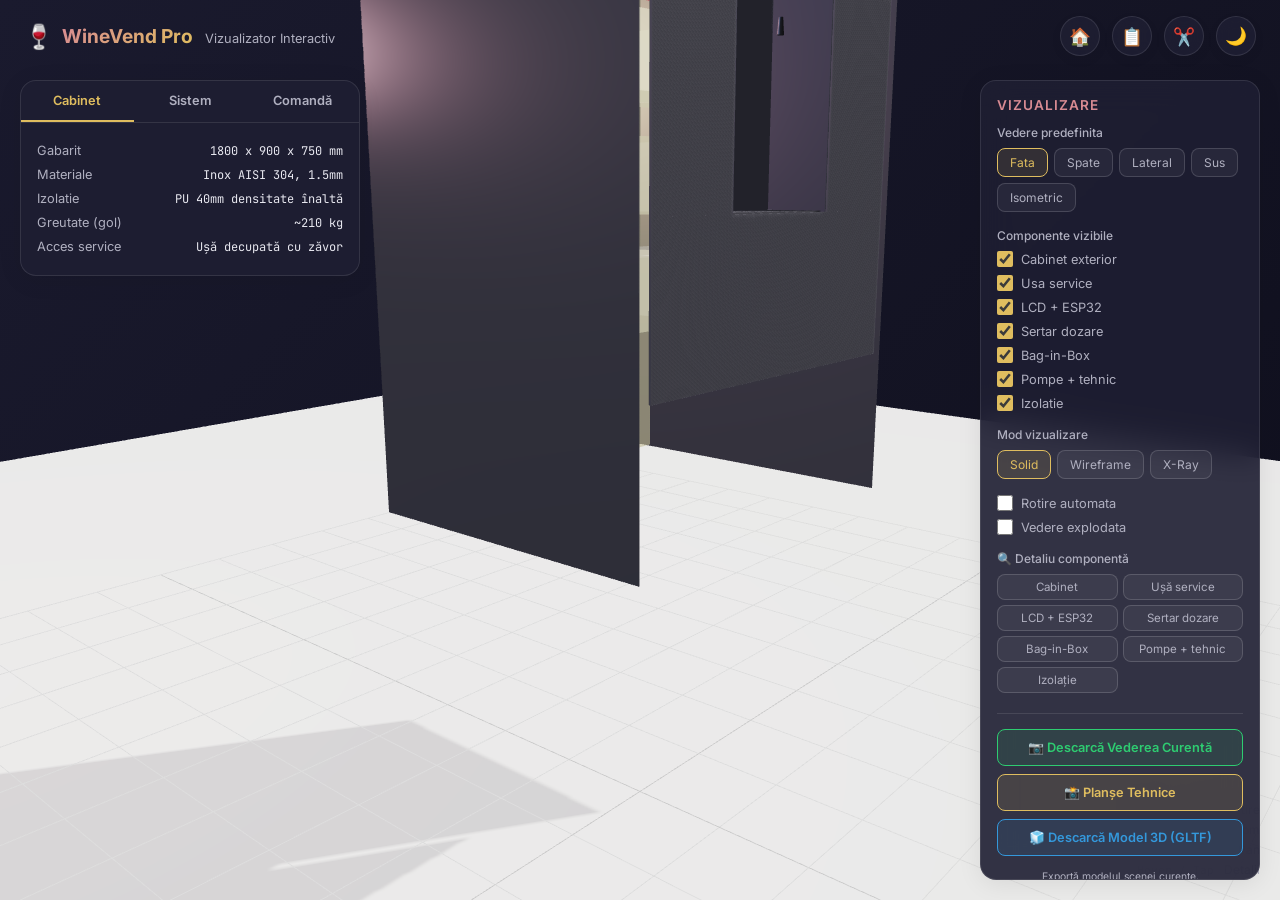
<file: vizualizare.html>
<!DOCTYPE html>
<html lang="ro" data-theme="dark">
<head>
    <meta charset="UTF-8">
    <meta name="viewport" content="width=device-width, initial-scale=1.0, maximum-scale=1.0, user-scalable=no">
    <title>WineVend Pro v2.0 — Vizualizare 3D</title>
    <!-- Fonts -->
    <link href="https://fonts.googleapis.com/css2?family=Inter:wght@400;500;600;700;800&family=JetBrains+Mono:wght@400;500&display=swap" rel="stylesheet">
    <!-- Local Styles -->
    <link rel="stylesheet" href="./styles.css">
</head>
<body>
    <div id="loader" class="loader">
        <div class="spinner"></div>
        <p style="color: var(--secondary-color); font-weight: 600;">Se încarcă vizualizarea 3D...</p>
    </div>

    <canvas id="canvas3d"></canvas>

    <!-- Top Bar -->
    <div class="top-bar">
        <div class="brand">
            <span class="brand-icon">🍷</span>
            <div>
                <span class="brand-name">WineVend Pro</span>
                <span class="brand-sub">Vizualizator Interactiv</span>
            </div>
        </div>
        <div class="top-actions">
            <!-- Page navigation -->
            <a href="./index.html" class="icon-btn" title="Acasă" aria-label="Acasă" style="text-decoration:none;">🏠</a>
            <a href="./specificatie.html" class="icon-btn" title="Specificații" aria-label="Specificații tehnice" style="text-decoration:none;">📋</a>
            <a href="./productie.html" class="icon-btn" title="Producție" aria-label="Desene de producție" style="text-decoration:none;">✂️</a>
            <!-- Dark mode toggle -->
            <button class="icon-btn" id="btnTheme" title="Schimbă tema" aria-label="Schimbă tema deschis/întunecat">🌙</button>
            <!-- Mobile menu toggle -->
            <button class="icon-btn mobile-menu-btn" id="btnMenu" title="Meniu" aria-label="Deschide meniul de control">☰</button>
        </div>
    </div>

    <!-- Controls (Sidebar) -->
    <div class="controls" id="controlsPanel">
        <div class="ctrl-title">Vizualizare</div>

        <div class="ctrl-group">
            <span class="ctrl-label">Vedere predefinita</span>
            <div class="ctrl-btns" id="viewBtns">
                <button class="ctrl-btn active" data-view="front">Fata</button>
                <button class="ctrl-btn" data-view="back">Spate</button>
                <button class="ctrl-btn" data-view="side">Lateral</button>
                <button class="ctrl-btn" data-view="top">Sus</button>
                <button class="ctrl-btn" data-view="iso">Isometric</button>
            </div>
        </div>

        <div class="ctrl-group">
            <span class="ctrl-label">Componente vizibile</span>
            <div class="ctrl-toggle"><input type="checkbox" id="togCabinet" checked><label for="togCabinet">Cabinet exterior</label></div>
            <div class="ctrl-toggle"><input type="checkbox" id="togDoor" checked><label for="togDoor">Usa service</label></div>
            <div class="ctrl-toggle"><input type="checkbox" id="togScreen" checked><label for="togScreen">LCD + ESP32</label></div>
            <div class="ctrl-toggle"><input type="checkbox" id="togNozzles" checked><label for="togNozzles">Sertar dozare</label></div>
            <div class="ctrl-toggle"><input type="checkbox" id="togBIB" checked><label for="togBIB">Bag-in-Box</label></div>
            <div class="ctrl-toggle"><input type="checkbox" id="togPumps" checked><label for="togPumps">Pompe + tehnic</label></div>
            <div class="ctrl-toggle"><input type="checkbox" id="togInsulation" checked><label for="togInsulation">Izolatie</label></div>
        </div>

        <div class="ctrl-group">
            <span class="ctrl-label">Mod vizualizare</span>
            <div class="ctrl-btns" id="modeBtns">
                <button class="ctrl-btn active" data-mode="solid">Solid</button>
                <button class="ctrl-btn" data-mode="wireframe">Wireframe</button>
                <button class="ctrl-btn" data-mode="xray">X-Ray</button>
            </div>
        </div>

        <div class="ctrl-group">
            <div class="ctrl-toggle"><input type="checkbox" id="togRotate"><label for="togRotate">Rotire automata</label></div>
            <div class="ctrl-toggle"><input type="checkbox" id="togExplode"><label for="togExplode">Vedere explodata</label></div>
        </div>

        <div class="ctrl-group">
            <span class="ctrl-label">🔍 Detaliu componentă</span>
            <div class="ctrl-btns ctrl-btns-detail" id="detailBtns">
                <button class="ctrl-btn detail-btn" data-part="cabinet">Cabinet</button>
                <button class="ctrl-btn detail-btn" data-part="door">Ușă service</button>
                <button class="ctrl-btn detail-btn" data-part="screen">LCD + ESP32</button>
                <button class="ctrl-btn detail-btn" data-part="nozzles">Sertar dozare</button>
                <button class="ctrl-btn detail-btn" data-part="bib">Bag-in-Box</button>
                <button class="ctrl-btn detail-btn" data-part="pumps">Pompe + tehnic</button>
                <button class="ctrl-btn detail-btn" data-part="insulation">Izolație</button>
            </div>
            <button class="export-btn export-btn-gold" id="btnResetDetail" style="margin-top:8px;display:none;">⬅ Înapoi la asamblaj</button>
        </div>

        <div class="export-group">
            <button class="export-btn export-btn-green" id="btnExportPNG">📷 Descarcă Vederea Curentă</button>
            <button class="export-btn export-btn-gold" id="btnExportPlans">📸 Planșe Tehnice</button>
            <button class="export-btn export-btn-blue" id="btnExportGLTF">🧊 Descarcă Model 3D (GLTF)</button>
            <span class="export-hint">Exportă modelul scenei curente.</span>
        </div>
    </div>

    <!-- Info Panel (Tabs style) -->
    <div class="info-panel" id="desktopInfoPanel">
        <div class="tabs-header">
            <button class="tab-btn active" data-target="tab1">Cabinet</button>
            <button class="tab-btn" data-target="tab2">Sistem</button>
            <button class="tab-btn" data-target="tab3">Comandă</button>
        </div>
        
        <div id="tab1" class="tab-content active">
            <div class="info-row"><span>Gabarit</span><span>1800 x 900 x 750 mm</span></div>
            <div class="info-row"><span>Materiale</span><span>Inox AISI 304, 1.5mm</span></div>
            <div class="info-row"><span>Izolatie</span><span>PU 40mm densitate înaltă</span></div>
            <div class="info-row"><span>Greutate (gol)</span><span>~210 kg</span></div>
            <div class="info-row"><span>Acces service</span><span>Ușă decupată cu zăvor</span></div>
        </div>

        <div id="tab2" class="tab-content">
            <div class="info-row"><span>Capacitate</span><span>15 x 25L BIB = 375L</span></div>
            <div class="info-row"><span>Canale dozare</span><span>2: Alb + Roșu</span></div>
            <div class="info-row"><span>Pompe</span><span>2x Peristaltice BLDC 24V (1/canal)</span></div>
            <div class="info-row"><span>Rafturi</span><span>≥100kg/raft (sarcină reală ~80kg)</span></div>
            <div class="info-row"><span>Răcire</span><span>R600a, vaporizator mărit</span></div>
            <div class="info-row"><span>Temp. de lucru</span><span>+4°C ... +8°C u.z.</span></div>
            <div class="info-row"><span>Greutate încărcată</span><span>~600 kg (max)</span></div>
        </div>

        <div id="tab3" class="tab-content">
            <div class="info-row"><span>Procesor logic</span><span>ESP32 Wi-Fi + BLE</span></div>
            <div class="info-row"><span>Interfață om-mașină</span><span>LCD Character 20x4</span></div>
            <div class="info-row"><span>Protocol activare</span><span>Receptor RF 433MHz</span></div>
            <div class="info-row"><span>Telemetrie</span><span>MQTT către Cloud (apă/vin)</span></div>
            <div class="info-row"><span>Sursă alimentare</span><span>Mean Well 240W 24V DIN</span></div>
        </div>
    </div>

    <!-- Mobile Button -->
    <button class="mobile-specs-trigger" id="btnMobileSpecs">ℹ️ Specificații Tehnice</button>

    <!-- Mobile Modal -->
    <div id="mobileSpecsOverlay">
        <div class="mobile-modal" id="mobileModalContent">
            <!-- Cloned content of info-panel injected here via JS -->
            <div style="text-align:center; padding-top:20px;">
                <button class="ctrl-btn" style="width:100%" id="btnCloseMobileSpecs">Închide</button>
            </div>
        </div>
    </div>

    <!-- Tooltip -->
    <div class="tooltip" id="tooltip">
        <h4></h4>
        <p></p>
    </div>

    <!-- Component Detail Card -->
    <div class="component-card" id="componentCard">
        <div class="component-card-header">
            <span class="component-card-icon" id="compIcon"></span>
            <h3 id="compTitle">Componentă</h3>
        </div>
        <div class="component-card-body" id="compBody">
            <!-- Dynamic specs -->
        </div>
    </div>

    <!-- Instructions -->
    <div class="instructions">
        <kbd>Click + Drag</kbd> Rotire<br>
        <kbd>Scroll</kbd> Zoom<br>
        <kbd>Right Click + Drag</kbd> Pan<br>
        <kbd>Hover / Tap</kbd> Detalii
    </div>

    <!-- Scripts -->
    <!-- FIX v2.1: three.js/OrbitControls/GLTFExporter erau incarcate direct de pe
         CDN-uri externe (cdnjs + jsdelivr), fara fallback — daca reteaua sau CDN-ul
         picau, pagina ramanea complet alba, fara niciun mesaj util pentru vizitator.
         Le gazduim acum local, in vendor/three/, ca site-ul de documentatie sa
         functioneze si offline / fara acces la internet. -->
    <script src="./vendor/three/three.min.js"></script>
    <script src="./vendor/three/OrbitControls.js"></script>
    <script src="./vendor/three/GLTFExporter.js"></script>
    <!-- Main Logic -->
    <script src="./app.js"></script>
</body>
</html>
</file>
<file: spec-styles.css>
/* ============================
   WineVend Pro v2.0 — Specificație Tehnică
   Dark Premium Theme
   ============================ */

@import url('https://fonts.googleapis.com/css2?family=Inter:wght@300;400;500;600;700;800&family=JetBrains+Mono:wght@400;500&display=swap');

:root {
  --bg-body: #0d0f1a;
  --bg-card: rgba(25, 28, 45, 0.85);
  --bg-card-hover: rgba(35, 38, 60, 0.95);
  --bg-nav: rgba(13, 15, 26, 0.95);
  --border: rgba(255, 255, 255, 0.06);
  --border-accent: rgba(201, 168, 76, 0.3);
  --text: #e8e8f0;
  --text-muted: #8a87a0;
  --text-dim: #5a5775;
  --primary: #c5737a;
  --secondary: #c9a84c;
  --accent-green: #2ecc71;
  --accent-blue: #3498db;
  --gradient-wine: linear-gradient(135deg, #c5737a 0%, #c9a84c 100%);
}

*, *::before, *::after { margin: 0; padding: 0; box-sizing: border-box; }

html { scroll-behavior: smooth; scroll-padding-top: 80px; }

body {
  background: var(--bg-body);
  color: var(--text);
  font-family: 'Inter', -apple-system, sans-serif;
  line-height: 1.7;
  min-height: 100vh;
}

/* Scrollbar */
::-webkit-scrollbar { width: 8px; }
::-webkit-scrollbar-track { background: var(--bg-body); }
::-webkit-scrollbar-thumb { background: var(--text-dim); border-radius: 4px; }

/* ============================
   NAVIGATION
   ============================ */
.navbar {
  position: fixed; top: 0; left: 0; right: 0; z-index: 100;
  background: var(--bg-nav);
  backdrop-filter: blur(20px); -webkit-backdrop-filter: blur(20px);
  border-bottom: 1px solid var(--border);
  padding: 0 32px; height: 64px;
  display: flex; align-items: center; justify-content: space-between;
}

.nav-brand {
  display: flex; align-items: center; gap: 10px;
  text-decoration: none;
}
.nav-brand-icon { font-size: 1.6rem; }
.nav-brand-text {
  font-size: 1.15rem; font-weight: 700;
  background: var(--gradient-wine);
  -webkit-background-clip: text; background-clip: text;
  -webkit-text-fill-color: transparent;
}

.nav-links {
  display: flex; gap: 8px; list-style: none;
}
.nav-links a {
  color: var(--text-muted); text-decoration: none;
  font-size: 0.85rem; font-weight: 500;
  padding: 8px 16px; border-radius: 8px;
  transition: all 0.2s;
}
.nav-links a:hover, .nav-links a.active {
  color: var(--secondary); background: rgba(201,168,76, 0.08);
}

.nav-actions { display: flex; gap: 10px; align-items: center; }

.btn-icon {
  width: 38px; height: 38px; border-radius: 50%;
  background: rgba(255,255,255,0.05); border: 1px solid var(--border);
  color: var(--text); cursor: pointer; font-size: 1rem;
  display: inline-flex; align-items: center; justify-content: center;
  transition: 0.2s;
}
.btn-icon:hover { border-color: var(--secondary); color: var(--secondary); }

.hamburger {
  display: none; flex-direction: column; gap: 5px;
  background: none; border: none; cursor: pointer; padding: 6px;
}
.hamburger span {
  display: block; width: 22px; height: 2px;
  background: var(--text); border-radius: 2px; transition: 0.3s;
}
.hamburger.open span:nth-child(1) { transform: rotate(45deg) translate(5px, 5px); }
.hamburger.open span:nth-child(2) { opacity: 0; }
.hamburger.open span:nth-child(3) { transform: rotate(-45deg) translate(5px, -5px); }

/* ============================
   SECTIONS / LAYOUT
   ============================ */
.main-content { padding-top: 64px; }

.section {
  max-width: 1100px; margin: 0 auto;
  padding: 80px 32px;
}

.section-header {
  text-align: center; margin-bottom: 56px;
}
.section-header h2 {
  font-size: 2.4rem; font-weight: 800;
  margin-bottom: 12px;
}
.section-header p {
  color: var(--text-muted); font-size: 1rem; max-width: 600px; margin: 0 auto;
}

.section-divider {
  width: 60px; height: 3px; margin: 20px auto;
  background: var(--gradient-wine); border-radius: 3px;
}

/* ============================
   HERO
   ============================ */
.hero {
  text-align: center; padding: 120px 32px 80px;
  max-width: 900px; margin: 0 auto;
}
.hero h1 {
  font-size: 3rem; font-weight: 800; line-height: 1.2;
  margin-bottom: 20px;
}
.hero h1 span {
  background: var(--gradient-wine);
  -webkit-background-clip: text; background-clip: text;
  -webkit-text-fill-color: transparent;
}
.hero .subtitle {
  color: var(--text-muted); font-size: 1.05rem;
  max-width: 700px; margin: 0 auto 40px;
  line-height: 1.8;
}

/* KPI Cards */
.kpi-grid {
  display: grid; grid-template-columns: repeat(4, 1fr); gap: 20px;
  margin-top: 40px;
}
.kpi-card {
  background: var(--bg-card); border: 1px solid var(--border);
  border-radius: 16px; padding: 24px 20px;
  text-align: center; transition: 0.3s;
}
.kpi-card:hover {
  border-color: var(--border-accent);
  transform: translateY(-4px);
  box-shadow: 0 8px 32px rgba(201,168,76,0.08);
}
.kpi-card .kpi-icon { font-size: 1.8rem; margin-bottom: 10px; }
.kpi-card .kpi-value {
  font-size: 1.3rem; font-weight: 700;
  font-family: 'JetBrains Mono', monospace;
  color: var(--secondary); margin-bottom: 4px;
}
.kpi-card .kpi-label { font-size: 0.78rem; color: var(--text-muted); }

/* ============================
   TABS (Desen Tehnic)
   ============================ */
.tabs-container {
  background: var(--bg-card); border: 1px solid var(--border);
  border-radius: 16px; overflow: hidden;
}
.tabs-header {
  display: flex; border-bottom: 1px solid var(--border);
}
.tab-btn {
  flex: 1; padding: 16px 20px; background: none; border: none;
  font-family: inherit; font-size: 0.9rem; font-weight: 600;
  color: var(--text-muted); cursor: pointer;
  border-bottom: 2px solid transparent; transition: 0.25s;
}
.tab-btn:hover { color: var(--text); }
.tab-btn.active {
  color: var(--secondary); border-bottom-color: var(--secondary);
  background: rgba(201,168,76,0.04);
}
.tab-content { display: none; padding: 32px; }
.tab-content.active { display: block; animation: fadeUp 0.3s ease; }
@keyframes fadeUp {
  from { opacity: 0; transform: translateY(10px); }
  to { opacity: 1; transform: translateY(0); }
}

/* SVG / Diagrams */
.drawing-container {
  width: 100%; overflow-x: auto; padding: 20px 0;
  cursor: zoom-in; position: relative;
}
.drawing-container svg {
  display: block; margin: 0 auto; max-width: 100%; height: auto;
}
.drawing-label {
  text-align: center; font-size: 0.85rem; font-weight: 600;
  color: var(--secondary); margin-bottom: 16px;
  letter-spacing: 1px; text-transform: uppercase;
}

/* ============================
   SUBSISTEME CARDS
   ============================ */
.subsystem-grid {
  display: grid; grid-template-columns: repeat(2, 1fr); gap: 24px;
}
.subsystem-card {
  background: var(--bg-card); border: 1px solid var(--border);
  border-radius: 16px; padding: 28px;
  transition: 0.3s;
}
.subsystem-card:hover {
  border-color: var(--border-accent);
  transform: translateY(-3px);
  box-shadow: 0 12px 40px rgba(0,0,0,0.25);
}
.subsystem-card .card-sketch {
  width: 100%; margin-bottom: 18px;
  background: rgba(13, 15, 26, 0.6);
  border: 1px solid var(--border);
  border-radius: 12px; padding: 12px;
  transition: 0.3s;
}
.subsystem-card .card-sketch svg {
  width: 100%; height: auto; display: block;
}
.subsystem-card:hover .card-sketch {
  border-color: var(--border-accent);
  background: rgba(25, 28, 45, 0.8);
}
.subsystem-card .card-icon {
  font-size: 2rem; margin-bottom: 14px;
}
.subsystem-card h3 {
  font-size: 1.15rem; font-weight: 700; margin-bottom: 10px;
}
.subsystem-card p {
  color: var(--text-muted); font-size: 0.88rem; line-height: 1.7;
}
.subsystem-card .specs-list {
  list-style: none; margin-top: 14px;
}
.subsystem-card .specs-list li {
  padding: 5px 0; font-size: 0.82rem; color: var(--text-muted);
  border-bottom: 1px solid var(--border);
  display: flex; justify-content: space-between;
}
.subsystem-card .specs-list li span:last-child {
  font-family: 'JetBrains Mono', monospace;
  color: var(--text); font-size: 0.78rem;
}

/* ============================
   FLOW TIMELINE
   ============================ */
.flow-timeline {
  position: relative; max-width: 700px; margin: 0 auto;
}
.flow-timeline::before {
  content: ''; position: absolute;
  left: 24px; top: 0; bottom: 0; width: 2px;
  background: linear-gradient(to bottom, var(--primary), var(--secondary));
}
.flow-step {
  position: relative; padding: 0 0 48px 70px;
}
.flow-step:last-child { padding-bottom: 0; }
.flow-step .step-dot {
  position: absolute; left: 14px; top: 4px;
  width: 22px; height: 22px; border-radius: 50%;
  background: var(--bg-body);
  border: 3px solid var(--primary);
  z-index: 2;
}
.flow-step .step-content {
  background: var(--bg-card); border: 1px solid var(--border);
  border-radius: 14px; padding: 22px 26px;
  transition: 0.3s;
}
.flow-step .step-content:hover {
  border-color: var(--border-accent);
  box-shadow: 0 8px 24px rgba(0,0,0,0.2);
}
.flow-step .step-icon { font-size: 1.4rem; margin-bottom: 8px; }
.flow-step h4 { font-size: 1rem; font-weight: 700; margin-bottom: 6px; }
.flow-step p { color: var(--text-muted); font-size: 0.85rem; }

/* ============================
   BOM TABLE
   ============================ */
.table-responsive {
  overflow-x: auto; -webkit-overflow-scrolling: touch;
  border: 1px solid var(--border); border-radius: 16px;
  background: var(--bg-card);
}
.bom-table {
  width: 100%; border-collapse: collapse;
  font-size: 0.85rem; min-width: 750px;
}
.bom-table thead { background: rgba(201,168,76, 0.08); }
.bom-table th {
  padding: 14px 18px; font-weight: 600; font-size: 0.78rem;
  text-transform: uppercase; letter-spacing: 0.5px;
  color: var(--secondary); text-align: left;
  border-bottom: 1px solid var(--border);
}
.bom-table td {
  padding: 12px 18px; border-bottom: 1px solid var(--border);
  color: var(--text-muted);
}
.bom-table tbody tr:hover { background: rgba(255,255,255,0.02); }
.bom-table td:last-child {
  font-family: 'JetBrains Mono', monospace;
  color: var(--accent-green);
}
.bom-total {
  text-align: right; padding: 20px 24px;
  font-weight: 700; font-size: 1.1rem;
  color: var(--secondary);
  border-top: 2px solid var(--border-accent);
}

/* ============================
   KPI OPERATIONALE / CONFORMITATE
   ============================ */
.info-grid {
  display: grid; grid-template-columns: repeat(3, 1fr); gap: 16px;
}
.info-chip {
  background: var(--bg-card); border: 1px solid var(--border);
  border-radius: 12px; padding: 18px 20px; text-align: center;
}
.info-chip .chip-value {
  font-size: 1.4rem; font-weight: 700; color: var(--secondary);
  font-family: 'JetBrains Mono', monospace;
}
.info-chip .chip-label {
  font-size: 0.75rem; color: var(--text-muted); margin-top: 4px;
}

.standards-list {
  list-style: none; max-width: 600px; margin: 0 auto;
}
.standards-list li {
  padding: 12px 0; border-bottom: 1px solid var(--border);
  display: flex; align-items: center; gap: 12px;
  font-size: 0.9rem; color: var(--text-muted);
}
.standards-list li::before {
  content: '✓'; color: var(--accent-green); font-weight: 700;
}

/* ============================
   FOOTER
   ============================ */
.footer {
  text-align: center; padding: 40px 32px;
  border-top: 1px solid var(--border);
  color: var(--text-dim); font-size: 0.8rem;
}

/* ============================
   LIGHTBOX (Zoom pe Imagini/SVG)
   ============================ */
.lightbox-overlay {
  position: fixed; inset: 0; z-index: 200;
  background: rgba(0,0,0,0.92); display: none;
  align-items: center; justify-content: center;
  cursor: zoom-out; backdrop-filter: blur(8px);
}
.lightbox-overlay.active { display: flex; }
.lightbox-overlay .lightbox-content {
  max-width: 95vw; max-height: 90vh; overflow: auto;
  padding: 20px; background: var(--bg-card);
  border-radius: 16px; border: 1px solid var(--border-accent);
}
.lightbox-close {
  position: fixed; top: 20px; right: 24px;
  width: 44px; height: 44px; border-radius: 50%;
  background: rgba(255,255,255,0.1); border: 1px solid rgba(255,255,255,0.2);
  color: #fff; font-size: 1.4rem; cursor: pointer;
  display: flex; align-items: center; justify-content: center;
  z-index: 201; transition: 0.2s;
}
.lightbox-close:hover { background: var(--primary); }

/* ============================
   PRINT STYLES
   ============================ */
@media print {
  .navbar, .hamburger, .btn-icon, .lightbox-overlay, .btn-print { display: none !important; }
  body { background: #fff; color: #111; }
  .section { padding: 30px 20px; }
  .kpi-card, .subsystem-card, .flow-step .step-content, .tabs-container, .info-chip {
    background: #f9f9f9; border-color: #ddd; box-shadow: none;
  }
  .bom-table td, .bom-table th { color: #333; }
}

/* ============================
   RESPONSIVE — MOBILE
   ============================ */
@media (max-width: 900px) {
  .kpi-grid { grid-template-columns: repeat(2, 1fr); }
  .subsystem-grid { grid-template-columns: 1fr; }
  .info-grid { grid-template-columns: repeat(2, 1fr); }
}

@media (max-width: 768px) {
  .hamburger { display: flex; }

  .nav-links {
    position: fixed; top: 64px; left: 0; right: 0;
    background: var(--bg-nav); backdrop-filter: blur(20px);
    flex-direction: column; padding: 16px 24px;
    border-bottom: 1px solid var(--border);
    transform: translateY(-120%); transition: transform 0.3s ease;
    z-index: 99;
  }
  .nav-links.open { transform: translateY(0); }
  .nav-links a { padding: 14px 16px; font-size: 1rem; border-radius: 10px; }

  .hero { padding: 100px 20px 60px; }
  .hero h1 { font-size: 2rem; }
  .hero .subtitle { font-size: 0.92rem; }

  .section { padding: 50px 20px; }
  .section-header h2 { font-size: 1.8rem; }

  .kpi-grid { grid-template-columns: 1fr 1fr; gap: 12px; }
  .info-grid { grid-template-columns: 1fr; }

  .tabs-header { overflow-x: auto; flex-wrap: nowrap; }
  .tab-btn { white-space: nowrap; font-size: 0.82rem; padding: 12px 14px; }
  .tab-content { padding: 16px; }

  .drawing-container { cursor: pointer; }
  .drawing-hint {
    display: block; text-align: center;
    font-size: 0.75rem; color: var(--text-dim);
    padding: 8px 0;
  }
}

@media (min-width: 769px) {
  .drawing-hint { display: none; }
}

/* Btn Print Floating */
.btn-print {
  position: fixed; bottom: 24px; right: 24px; z-index: 50;
  background: var(--gradient-wine); color: #fff;
  border: none; padding: 14px 22px; border-radius: 32px;
  font-family: inherit; font-weight: 600; font-size: 0.88rem;
  cursor: pointer; display: flex; align-items: center; gap: 8px;
  box-shadow: 0 6px 24px rgba(197, 115, 122, 0.3);
  transition: 0.2s;
}
.btn-print:hover { transform: translateY(-2px); box-shadow: 0 10px 32px rgba(197,115,122,0.45); }
</file>
<file: styles.css>
:root {
  --bg-gradient-start: #fdfbf7;
  --bg-gradient-end: #ede6d9;
  --text-main: #1a1a2e;
  --text-muted: #5a5775;
  --panel-bg: rgba(255, 255, 255, 0.95);
  --panel-border: rgba(0, 0, 0, 0.08);
  --primary-color: #c5737a;
  --secondary-color: #c9a84c;
  --btn-bg: rgba(0, 0, 0, 0.04);
  --btn-border: rgba(0, 0, 0, 0.1);
  --tooltip-bg: rgba(255, 255, 255, 0.98);
  --highlight-bg: rgba(201, 168, 76, 0.08);
  --kbd-bg: rgba(0, 0, 0, 0.07);
}

[data-theme='dark'] {
  --bg-gradient-start: #1a1a2e;
  --bg-gradient-end: #0f0f1c;
  --text-main: #e8e8f0;
  --text-muted: #b0b0c0;
  --panel-bg: rgba(30, 30, 50, 0.9);
  --panel-border: rgba(255, 255, 255, 0.1);
  --primary-color: #d88b93;
  --secondary-color: #dfbd5f;
  --btn-bg: rgba(255, 255, 255, 0.05);
  --btn-border: rgba(255, 255, 255, 0.15);
  --tooltip-bg: rgba(40, 40, 60, 0.98);
  --highlight-bg: rgba(223, 189, 95, 0.12);
  --kbd-bg: rgba(255, 255, 255, 0.1);
}

* { margin: 0; padding: 0; box-sizing: border-box; }

body {
  background: linear-gradient(135deg, var(--bg-gradient-start) 0%, var(--bg-gradient-end) 100%);
  color: var(--text-main);
  font-family: 'Inter', sans-serif;
  overflow: hidden;
  height: 100vh;
  transition: background 0.4s ease, color 0.4s ease;
}

#canvas3d, #canvas3d-split {
  position: fixed; inset: 0; z-index: 0; width: 100%; height: 100%;
}

.loader {
  position: fixed; inset: 0; z-index: 100;
  background: var(--bg-gradient-start);
  display: flex; flex-direction: column; align-items: center; justify-content: center;
  transition: opacity 0.5s ease;
}
.loader.hidden { opacity: 0; pointer-events: none; }
.spinner {
  width: 50px; height: 50px; border: 3px solid var(--btn-bg);
  border-top-color: var(--secondary-color); border-radius: 50%;
  animation: spin 1s linear infinite; margin-bottom: 20px;
}
@keyframes spin { 100% { transform: rotate(360deg); } }

.top-bar {
  position: fixed; top: 0; left: 0; right: 0; z-index: 20;
  display: flex; justify-content: space-between; align-items: center;
  padding: 16px 24px; pointer-events: none;
}
.top-bar > * { pointer-events: all; }
.brand { display: flex; align-items: center; gap: 8px; }
.brand-icon { font-size: 1.5rem; }
.brand-name {
  font-size: 1.2rem; font-weight: 700;
  background: linear-gradient(135deg, var(--primary-color), var(--secondary-color));
  -webkit-background-clip: text; background-clip: text; -webkit-text-fill-color: transparent;
}
.brand-sub { font-size: .8rem; color: var(--text-muted); margin-left: 8px; }

.top-actions { display: flex; gap: 12px; align-items: center; }
.icon-btn {
  background: var(--panel-bg); backdrop-filter: blur(8px);
  border: 1px solid var(--panel-border); color: var(--text-main);
  width: 40px; height: 40px; border-radius: 50%; cursor: pointer;
  display: inline-flex; align-items: center; justify-content: center;
  font-size: 1.1rem; transition: 0.2s; box-shadow: 0 4px 12px rgba(0,0,0,0.05);
}
.icon-btn:hover { border-color: var(--secondary-color); color: var(--secondary-color); transform: translateY(-2px); }
.mobile-menu-btn { display: none; }

.controls {
  position: fixed; top: 80px; right: 20px; z-index: 20;
  background: var(--panel-bg); backdrop-filter: blur(16px);
  border: 1px solid var(--panel-border); border-radius: 16px;
  padding: 16px; width: 280px; box-shadow: 0 4px 24px rgba(0,0,0,0.08);
  transition: transform 0.3s ease; max-height: calc(100vh - 100px); overflow-y: auto;
}
.controls::-webkit-scrollbar { width: 6px; }
.controls::-webkit-scrollbar-thumb { background: var(--btn-border); border-radius: 3px; }

.ctrl-title {
  font-size: .85rem; font-weight: 600; color: var(--primary-color);
  margin-bottom: 12px; text-transform: uppercase; letter-spacing: 1px;
}
.ctrl-group { margin-bottom: 16px; }
.ctrl-label { font-size: .75rem; color: var(--text-muted); margin-bottom: 8px; display: block; font-weight: 500;}
.ctrl-btns { display: flex; gap: 6px; flex-wrap: wrap; }
.ctrl-btn {
  background: var(--btn-bg); border: 1px solid var(--btn-border);
  color: var(--text-muted); padding: 6px 12px; border-radius: 8px;
  font-family: inherit; font-size: .75rem; cursor: pointer; transition: all .2s;
}
.ctrl-btn:hover, .ctrl-btn.active {
  border-color: var(--secondary-color); color: var(--secondary-color); background: var(--highlight-bg);
}
.ctrl-toggle { display: flex; align-items: center; gap: 8px; margin: 8px 0; }
.ctrl-toggle input { accent-color: var(--secondary-color); width: 16px; height: 16px; cursor: pointer; }
.ctrl-toggle label { font-size: .8rem; color: var(--text-muted); cursor: pointer; flex: 1; }

.export-group {
  margin-top: 20px; text-align: center; border-top: 1px solid var(--panel-border); padding-top: 15px;
}
.export-btn {
  width: 100%; padding: 10px; margin-bottom: 8px; font-weight: 600; border-radius: 8px;
  cursor: pointer; background: transparent; transition: 0.2s; font-family: inherit; font-size: .8rem;
}
.export-btn-green {
  background: rgba(46, 204, 113, 0.1); border: 1px solid #2ecc71; color: #2ecc71;
}
.export-btn-gold {
  background: var(--highlight-bg); border: 1px solid var(--secondary-color); color: var(--secondary-color);
}
.export-btn-blue {
  background: rgba(52, 152, 219, 0.1); border: 1px solid #3498db; color: #3498db;
}
.export-btn:hover { filter: brightness(1.2); transform: translateY(-1px); }
.export-hint { font-size: 0.65rem; color: var(--text-muted); display: block; margin-top: 6px; }

/* Expanded Info Panel with Tabs */
.info-panel {
  position: fixed; top: 80px; left: 20px; z-index: 20;
  background: var(--panel-bg); backdrop-filter: blur(16px);
  border: 1px solid var(--panel-border); border-radius: 16px;
  width: 340px; box-shadow: 0 4px 24px rgba(0,0,0,0.08);
  display: flex; flex-direction: column; transition: transform 0.3s ease;
}

.tabs-header {
  display: flex; border-bottom: 1px solid var(--panel-border);
}
.tab-btn {
  flex: 1; padding: 12px 10px; background: none; border: none;
  font-family: inherit; font-size: .8rem; font-weight: 600; color: var(--text-muted);
  cursor: pointer; border-bottom: 2px solid transparent; transition: 0.2s;
}
.tab-btn.active { color: var(--secondary-color); border-bottom-color: var(--secondary-color); }

.tab-content { padding: 16px; display: none; }
.tab-content.active { display: block; animation: fadeIn 0.3s; }
@keyframes fadeIn { from { opacity: 0; } to { opacity: 1; } }

.info-row {
  display: flex; justify-content: space-between; padding: 4px 0; font-size: .8rem;
}
.info-row span:first-child { color: var(--text-muted); }
.info-row span:last-child {
  color: var(--text-main); font-family: 'JetBrains Mono', monospace; font-size: .75rem; text-align: right; word-break: break-all;
}

.tooltip {
  position: fixed; z-index: 30; background: var(--tooltip-bg);
  border: 1px solid rgba(201, 168, 76, 0.4); border-radius: 10px;
  padding: 10px 14px; pointer-events: none; opacity: 0;
  transition: opacity 0.15s; font-size: .82rem; max-width: 200px;
  box-shadow: 0 4px 16px rgba(0,0,0,0.15); transform: translate(-50%, -100%); margin-top: -15px;
}
.tooltip.show { opacity: 1; }
.tooltip h4 { color: var(--secondary-color); font-size: .85rem; margin-bottom: 4px; }
.tooltip p { color: var(--text-muted); font-size: .75rem; line-height: 1.4; }

.instructions {
  position: fixed; bottom: 20px; right: 20px; z-index: 10;
  font-size: .75rem; color: var(--text-muted); text-align: right; line-height: 1.6;
}
.instructions kbd {
  background: var(--kbd-bg); padding: 2px 6px; border-radius: 4px;
  font-family: 'JetBrains Mono', monospace; font-size: .7rem; border: 1px solid var(--panel-border);
}

.split-separator {
  position: fixed; left: 50%; top: 0; bottom: 0; width: 4px;
  background: var(--secondary-color); z-index: 5; display: none; cursor: col-resize;
  box-shadow: 0 0 10px rgba(0,0,0,0.3);
}

/* Modal Info pe mobil */
#mobileSpecsOverlay {
  display: none; position: fixed; inset: 0; background: rgba(0,0,0,0.5); z-index: 40;
}
#mobileSpecsOverlay.view { display: flex; align-items: flex-end; }
.mobile-modal {
  background: var(--bg-gradient-start); width: 100%; border-radius: 20px 20px 0 0; padding: 20px; max-height: 80vh; overflow-y: auto;
}

/* Responsive */
@media (max-width: 900px) {
  .brand-sub { display: none; }
  .instructions { display: none; }
}

@media (max-width: 768px) {
  .mobile-menu-btn { display: inline-flex; }
  .top-bar { padding: 12px 16px; }
  .controls {
    top: 60px; right: 10px; left: 10px; width: auto; max-width: 100%; padding: 12px;
    transform: translateY(-150%); max-height: 60vh;
  }
  .controls.open { transform: translateY(0); }
  .info-panel { display: none; } /* Înlocuit cu modal pe mobil */
  
  /* Buton care deschide specificatiile tehnice pe mobil */
  .mobile-specs-trigger {
    position: fixed; bottom: 20px; left: 50%; transform: translateX(-50%);
    background: var(--panel-bg); border: 1px solid var(--secondary-color);
    color: var(--secondary-color); padding: 10px 20px; border-radius: 20px;
    z-index: 20; font-weight: 600; font-family: inherit; font-size: 0.85rem;
    box-shadow: 0 4px 12px rgba(0,0,0,0.1); backdrop-filter: blur(10px); cursor: pointer;
  }
}

@media (min-width: 769px) {
  .mobile-specs-trigger { display: none; }
}

/* Component Detail Buttons */
.ctrl-btns-detail { display: grid; grid-template-columns: 1fr 1fr; gap: 5px; }
.detail-btn { font-size: .72rem !important; padding: 5px 8px !important; text-align: center; }
.detail-btn.active {
  border-color: var(--primary-color) !important;
  color: var(--primary-color) !important;
  background: rgba(197, 115, 122, 0.15) !important;
  box-shadow: 0 0 8px rgba(197, 115, 122, 0.2);
}

/* Component Info Card */
.component-card {
  position: fixed; bottom: 20px; left: 20px; transform: translateY(120%);
  z-index: 25; background: var(--panel-bg); backdrop-filter: blur(16px);
  border: 1px solid var(--secondary-color); border-radius: 16px;
  padding: 0; width: 420px; max-width: 90vw;
  box-shadow: 0 8px 40px rgba(0,0,0,0.2), 0 0 0 1px rgba(201,168,76,0.1);
  transition: transform 0.4s cubic-bezier(0.22, 1, 0.36, 1), opacity 0.3s;
  opacity: 0; pointer-events: none;
}
.component-card.visible {
  transform: translateY(0); opacity: 1; pointer-events: all;
}
.component-card-header {
  display: flex; align-items: center; gap: 10px;
  padding: 14px 18px; border-bottom: 1px solid var(--panel-border);
}
.component-card-icon { font-size: 1.4rem; }
.component-card-header h3 {
  font-size: 0.95rem; font-weight: 700;
  background: linear-gradient(135deg, var(--primary-color), var(--secondary-color));
  -webkit-background-clip: text; background-clip: text; -webkit-text-fill-color: transparent;
}
.component-card-body { padding: 14px 18px; }
.component-card-body .info-row {
  display: flex; justify-content: space-between; padding: 4px 0;
  font-size: .78rem; border-bottom: 1px solid rgba(255,255,255,0.04);
}
.component-card-body .info-row span:first-child { color: var(--text-muted); }
.component-card-body .info-row span:last-child {
  color: var(--text-main); font-family: 'JetBrains Mono', monospace; font-size: .72rem;
}
</file>
